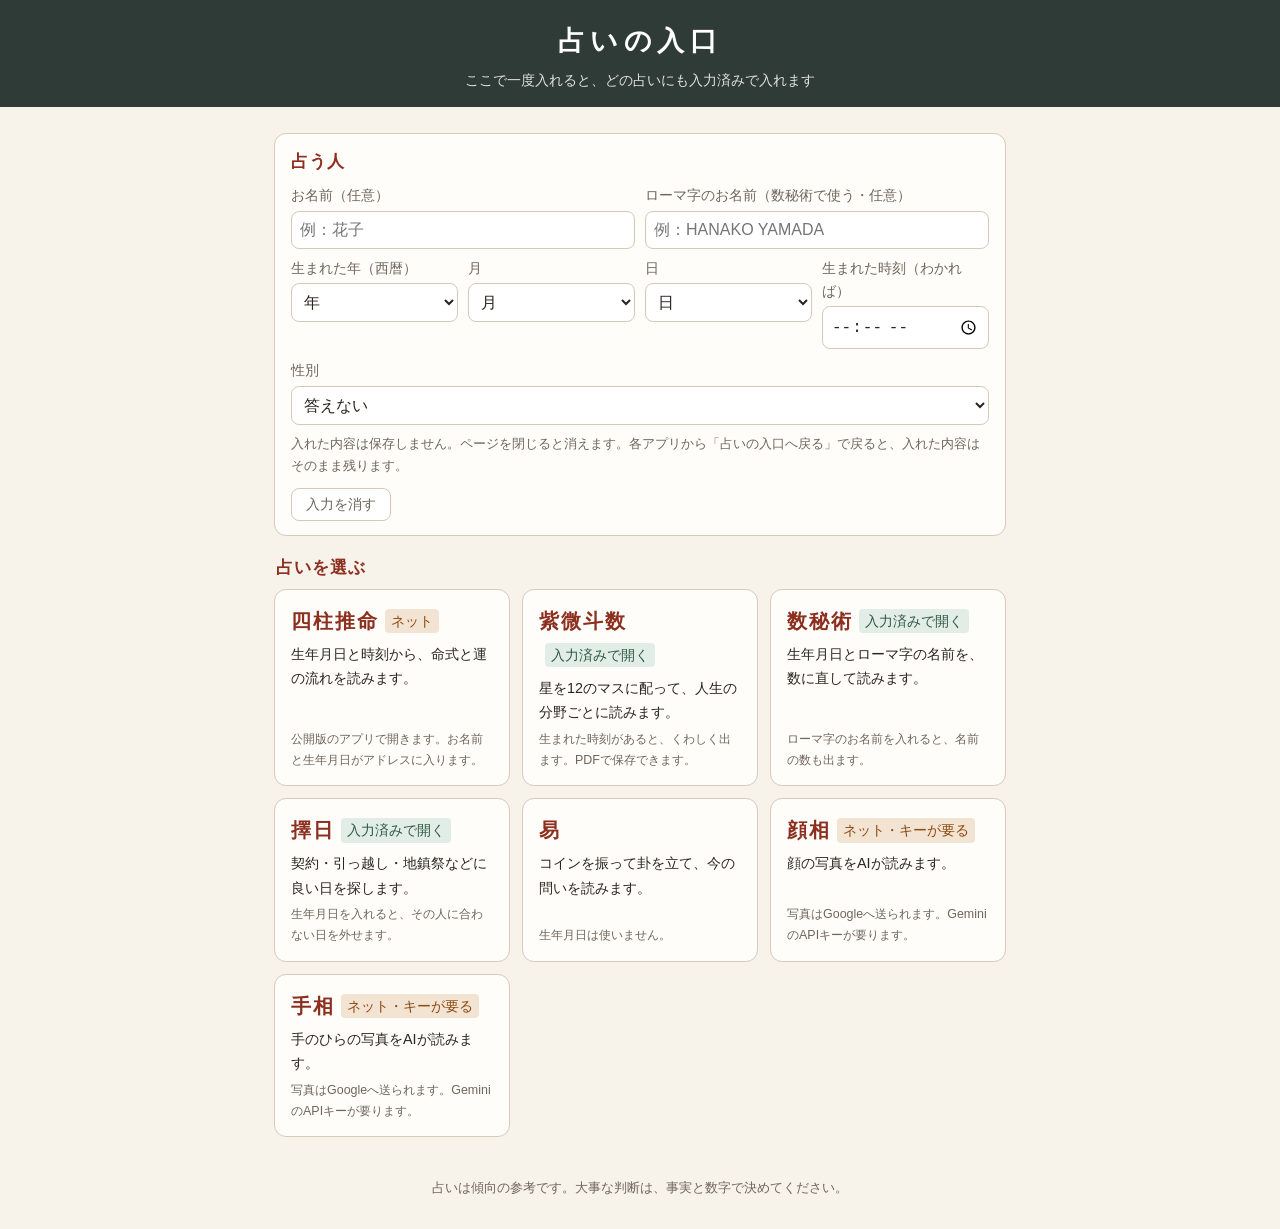
<file: index.html>
<!doctype html>
<html lang="ja">
<head>
<meta charset="utf-8">
<meta name="viewport" content="width=device-width, initial-scale=1">
<title>占いの入口</title>
<style>
  :root { --ink:#2b2420; --sub:#6f655c; --line:#d6c9b8; --bg:#f7f2ea; --card:#fffdf9; --accent:#8c2f1f; --green:#2f3b36; }
  * { box-sizing:border-box; }
  body { margin:0; background:var(--bg); color:var(--ink); font-family:"Yu Gothic UI","Hiragino Sans","Noto Sans JP",sans-serif; line-height:1.7; }
  header { background:var(--green); color:#fff; padding:18px 16px 14px; text-align:center; }
  h1 { margin:0; font-family:"Yu Mincho","Hiragino Mincho ProN",serif; font-size:1.7rem; letter-spacing:.2em; font-weight:600; }
  header p { margin:4px 0 0; font-size:.9rem; opacity:.85; }
  main { max-width:760px; margin:0 auto; padding:14px 14px 40px; }
  .card { background:var(--card); border:1px solid var(--line); border-radius:12px; padding:14px 16px; margin:12px 0; }
  h2 { margin:0 0 8px; font-size:1.05rem; color:var(--accent); letter-spacing:.06em; }
  .row { display:flex; flex-wrap:wrap; gap:10px; }
  label { display:block; font-size:.86rem; color:var(--sub); flex:1 1 140px; }
  label.wide { flex:2 1 240px; }
  input, select { display:block; width:100%; margin-top:3px; padding:9px 8px; font-size:1rem; border:1px solid var(--line); border-radius:8px; background:#fff; color:var(--ink); }
  .hint { color:var(--sub); font-size:.84rem; margin:8px 0 0; }
  .clear { margin-top:10px; padding:6px 14px; font-size:.9rem; border:1px solid var(--line); border-radius:8px; background:#fff; color:var(--sub); cursor:pointer; }
  .apps { display:grid; grid-template-columns:repeat(auto-fill,minmax(220px,1fr)); gap:12px; margin-top:4px; }
  a.app { display:flex; flex-direction:column; gap:4px; text-decoration:none; color:inherit; background:var(--card); border:1px solid var(--line); border-radius:12px; padding:14px 16px; min-height:128px; transition:box-shadow .15s, border-color .15s; }
  a.app:hover, a.app:focus-visible { border-color:var(--accent); box-shadow:0 2px 10px rgba(140,47,31,.15); outline:none; }
  a.app b { font-family:"Yu Mincho","Hiragino Mincho ProN",serif; font-size:1.25rem; color:var(--accent); letter-spacing:.1em; }
  a.app span { font-size:.9rem; }
  a.app small { margin-top:auto; font-size:.78rem; color:var(--sub); }
  .tag { display:inline-block; font-size:.72rem; border-radius:4px; padding:0 6px; margin-left:6px; vertical-align:2px; letter-spacing:0; font-family:"Yu Gothic UI",sans-serif; font-weight:400; }
  .tag.in { background:#e3ede7; color:#2f5a45; }
  .tag.net { background:#f3e3d3; color:#8a4b12; }
  footer { text-align:center; color:var(--sub); font-size:.8rem; padding:0 14px 30px; }
</style>
<link rel="apple-touch-icon" href="apple-touch-icon.png">
<link rel="icon" type="image/png" href="icon-512.png">
<meta name="apple-mobile-web-app-title" content="占いの入口">
</head>
<body>
<header>
  <h1>占いの入口</h1>
  <p>ここで一度入れると、どの占いにも入力済みで入れます</p>
</header>

<main>
  <section class="card">
    <h2>占う人</h2>
    <div class="row">
      <label class="wide">お名前（任意）
        <input id="name" type="text" maxlength="20" autocomplete="off" placeholder="例：花子">
      </label>
      <label class="wide">ローマ字のお名前（数秘術で使う・任意）
        <input id="roma" type="text" maxlength="60" autocomplete="off" autocapitalize="characters" spellcheck="false" placeholder="例：HANAKO YAMADA">
      </label>
    </div>
    <div class="row" style="margin-top:8px">
      <label>生まれた年（西暦）
        <select id="y"></select>
      </label>
      <label>月
        <select id="m"></select>
      </label>
      <label>日
        <select id="d"></select>
      </label>
      <label>生まれた時刻（わかれば）
        <input id="time" type="time">
      </label>
      <label>性別
        <select id="gender"><option value="">答えない</option><option value="男">男</option><option value="女">女</option></select>
      </label>
    </div>
    <p class="hint">入れた内容は保存しません。ページを閉じると消えます。各アプリから「占いの入口へ戻る」で戻ると、入れた内容はそのまま残ります。</p>
    <button type="button" class="clear" id="clear">入力を消す</button>
  </section>

  <h2 style="margin:18px 2px 6px">占いを選ぶ</h2>
  <div class="apps">
    <a class="app" data-app="shichu" href="#"><b>四柱推命<span class="tag net">ネット</span></b><span>生年月日と時刻から、命式と運の流れを読みます。</span><small>公開版のアプリで開きます。お名前と生年月日がアドレスに入ります。</small></a>
    <a class="app" data-app="ziwei" href="紫微斗数アプリ/index.html"><b>紫微斗数<span class="tag in">入力済みで開く</span></b><span>星を12のマスに配って、人生の分野ごとに読みます。</span><small>生まれた時刻があると、くわしく出ます。PDFで保存できます。</small></a>
    <a class="app" data-app="suuhi" href="数秘術アプリ/index.html"><b>数秘術<span class="tag in">入力済みで開く</span></b><span>生年月日とローマ字の名前を、数に直して読みます。</span><small>ローマ字のお名前を入れると、名前の数も出ます。</small></a>
    <a class="app" data-app="takujitsu" href="擇日アプリ/index.html"><b>擇日<span class="tag in">入力済みで開く</span></b><span>契約・引っ越し・地鎮祭などに良い日を探します。</span><small>生年月日を入れると、その人に合わない日を外せます。</small></a>
    <a class="app" data-app="eki" href="易アプリ/index.html"><b>易</b><span>コインを振って卦を立て、今の問いを読みます。</span><small>生年月日は使いません。</small></a>
    <a class="app" data-app="gansou" href="顔相アプリ/index.html"><b>顔相<span class="tag net">ネット・キーが要る</span></b><span>顔の写真をAIが読みます。</span><small>写真はGoogleへ送られます。GeminiのAPIキーが要ります。</small></a>
    <a class="app" data-app="tesou" href="手相アプリ/index.html"><b>手相<span class="tag net">ネット・キーが要る</span></b><span>手のひらの写真をAIが読みます。</span><small>写真はGoogleへ送られます。GeminiのAPIキーが要ります。</small></a>
  </div>
</main>

<footer>占いは傾向の参考です。大事な判断は、事実と数字で決めてください。</footer>

<script>
(function () {
  'use strict';
  var $ = function (id) { return document.getElementById(id); };
  var now = new Date();
  var BASE = {
    shichu: 'https://wandererharu-sudo.github.io/shichusuimei/',
    ziwei: '紫微斗数アプリ/index.html', suuhi: '数秘術アプリ/index.html', takujitsu: '擇日アプリ/index.html',
    eki: '易アプリ/index.html', gansou: '顔相アプリ/index.html', tesou: '手相アプリ/index.html'
  };

  function opt(sel, value, text) { var o = document.createElement('option'); o.value = value; o.textContent = text; sel.appendChild(o); }
  opt($('y'), '', '年');
  for (var i = now.getFullYear(); i >= 1901; i--) opt($('y'), i, i + '年');
  opt($('m'), '', '月');
  for (var j = 1; j <= 12; j++) opt($('m'), j, j + '月');
  function fillDays() {
    var keep = $('d').value, y = +$('y').value || 2000, m = +$('m').value || 1;
    var max = new Date(y, m, 0).getDate();
    $('d').innerHTML = '';
    opt($('d'), '', '日');
    for (var k = 1; k <= max; k++) opt($('d'), k, k + '日');
    if (keep && +keep <= max) $('d').value = keep;
  }
  fillDays();

  // 戻ってきた時は、アドレスに付いている内容を入力欄に戻す
  var q = new URLSearchParams(location.search);
  if (q.get('y')) $('y').value = q.get('y');
  if (q.get('m')) $('m').value = q.get('m');
  fillDays();
  if (q.get('d')) $('d').value = q.get('d');
  if (/^\d{1,2}:\d{2}$/.test(q.get('time') || '')) $('time').value = ('0' + q.get('time')).slice(-5);
  if (q.get('gender') === '男' || q.get('gender') === '女') $('gender').value = q.get('gender');
  if (q.get('name')) $('name').value = q.get('name').slice(0, 20);
  if (q.get('roma')) $('roma').value = q.get('roma').slice(0, 60);

  function update() {
    var y = $('y').value, m = $('m').value, d = $('d').value;
    var name = $('name').value.trim(), roma = $('roma').value.trim(), time = $('time').value, gender = $('gender').value;
    var has = y && m && d;
    // 手元のアプリ用
    var p = new URLSearchParams();
    if (has) { p.set('y', y); p.set('m', m); p.set('d', d); }
    if (time) p.set('time', time);
    if (gender) p.set('gender', gender);
    if (name) p.set('name', name);
    if (roma) p.set('roma', roma);
    var qs = p.toString();
    // 四柱推命（公開版）用
    var s = new URLSearchParams();
    if (name) s.set('name', name);
    if (has) { s.set('year', y); s.set('month', m); s.set('day', d); }
    if (gender) s.set('gender', gender === '女' ? 'female' : 'male');
    if (time) s.set('time', time);
    var ss = s.toString();
    document.querySelectorAll('a.app').forEach(function (a) {
      var k = a.dataset.app;
      a.href = BASE[k] + (k === 'shichu' ? (ss ? '?' + ss : '') : (qs ? '?' + qs : ''));
    });
    // 自分のアドレスにも残す（再読み込みや「戻る」で消えないように）
    try { history.replaceState(null, '', location.pathname + (qs ? '?' + qs : '')); } catch (e) {}
  }
  ['y', 'm'].forEach(function (id) { $(id).addEventListener('change', function () { fillDays(); update(); }); });
  ['d', 'time', 'gender'].forEach(function (id) { $(id).addEventListener('change', update); });
  ['name', 'roma'].forEach(function (id) { $(id).addEventListener('input', update); });
  $('clear').addEventListener('click', function () {
    ['name', 'roma', 'y', 'm', 'time', 'gender'].forEach(function (id) { $(id).value = ''; });
    fillDays(); $('d').value = ''; update();
  });
  update();
})();
</script>
</body>
</html>
</file>
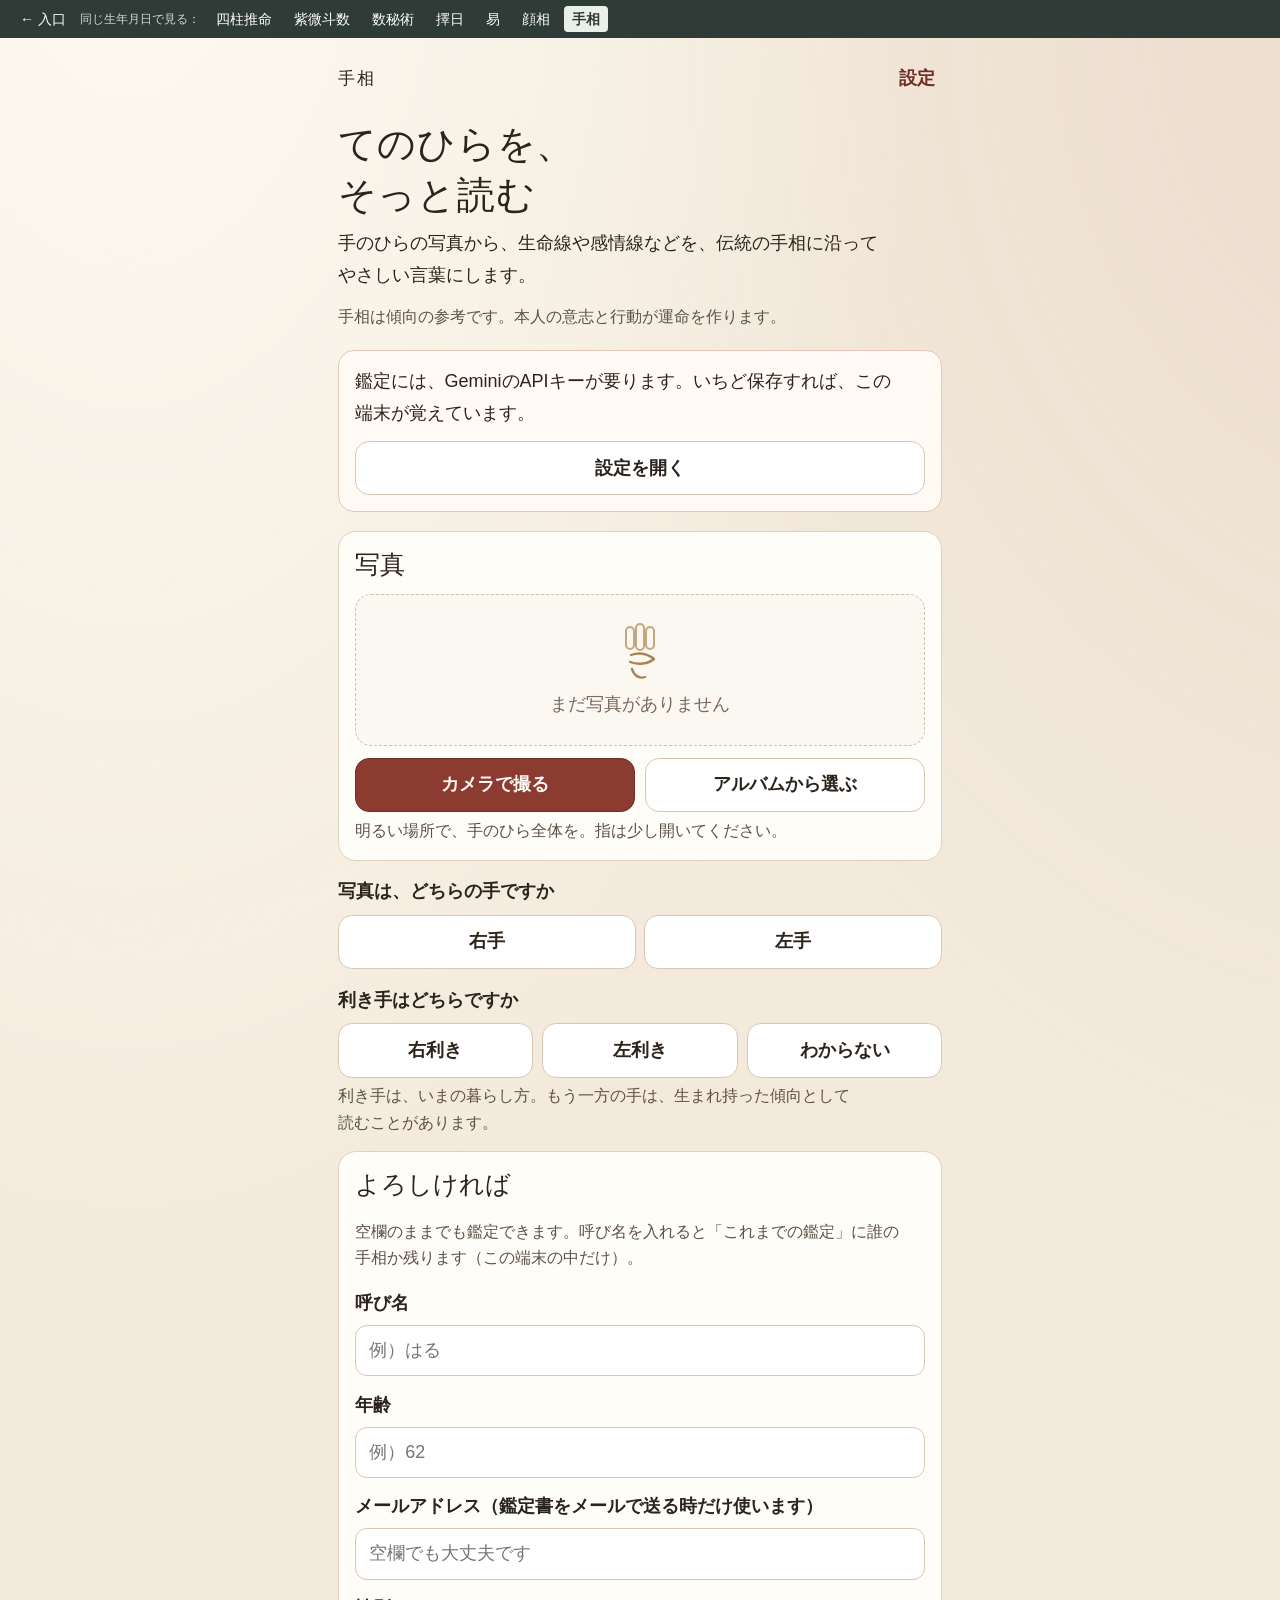
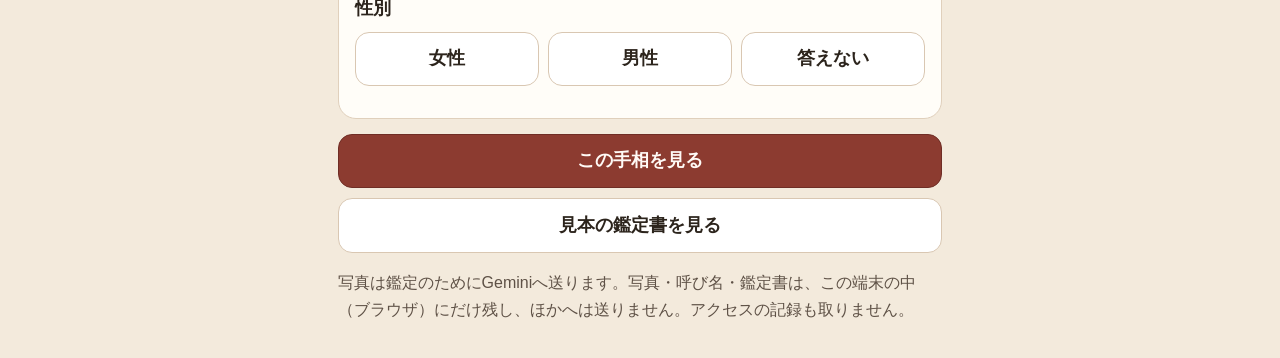
<file: 手相アプリ/index.html>
<!DOCTYPE html>
<html lang="ja" translate="no">
<head>
  <meta charset="utf-8">
  <meta name="viewport" content="width=device-width, initial-scale=1, viewport-fit=cover">
  <meta name="google" content="notranslate">
  <meta name="referrer" content="no-referrer">
  <meta name="description" content="手のひらの写真から、伝統の手相をやさしい言葉で読む鑑定書です。">
  <meta name="theme-color" content="#efe4d4">
  <meta http-equiv="Content-Security-Policy" content="default-src 'none'; img-src data: blob:; style-src 'unsafe-inline'; script-src 'unsafe-inline'; connect-src https://generativelanguage.googleapis.com; base-uri 'none'; form-action 'none'">
  <title>手相鑑定</title>
  <link rel="icon" href="data:image/svg+xml,%3Csvg xmlns='http://www.w3.org/2000/svg' viewBox='0 0 64 64'%3E%3Crect fill='%23f6efe4' width='64' height='64' rx='12'/%3E%3Cpath d='M24 46c2 8 8 12 14 10M22 40c10 4 22 2 28-4M24 34c10-4 20-2 26 4' fill='none' stroke='%238f3d32' stroke-width='3' stroke-linecap='round'/%3E%3C/svg%3E">
  <!--
    手相鑑定。このファイルだけで動きます。
    APIキーは書き込まないでください。使う人の端末の中だけに保存します。
    モデル名の初期値は、下のスクリプトの DEFAULT_MODEL です。
  -->
  <style>
    :root {
      color-scheme: light;
      --paper: #f3eadc;
      --paper-deep: #e7d9c6;
      --card: #fffdf8;
      --ink: #2c241c;
      --ink-soft: #5e5146;
      --muted: #7a6a5c;
      --line: #e0d0bc;
      --shu: #8c3b30;
      --shu-deep: #6f2d25;
      --gold: #a68456;
      --moss: #2f5c45;
      --serif: "Iowan Old Style", "Hiragino Mincho ProN", "Yu Mincho", YuMincho, "Noto Serif JP", serif;
      --sans: "Hiragino Sans", "Hiragino Kaku Gothic ProN", "Yu Gothic Medium", "Yu Gothic", YuGothic, "Noto Sans JP", "Noto Sans CJK JP", sans-serif;
    }

    * { box-sizing: border-box; }

    html { background: var(--paper); }

    body {
      margin: 0;
      min-height: 100%;
      background:
        radial-gradient(ellipse at 10% -10%, rgba(255, 252, 245, 0.9), transparent 50%),
        radial-gradient(ellipse at 110% 0%, rgba(196, 146, 122, 0.16), transparent 42%),
        var(--paper);
      color: var(--ink);
      font-family: var(--sans);
      font-size: 1.125rem;
      line-height: 1.75;
      -webkit-text-size-adjust: 100%;
    }

    button, input, select, textarea { font: inherit; color: inherit; }

    button { cursor: pointer; }

    .wrap {
      width: min(40rem, 100%);
      margin: 0 auto;
      padding: calc(1rem + env(safe-area-inset-top)) 1.1rem calc(2.2rem + env(safe-area-inset-bottom));
    }

    .topbar {
      display: flex;
      align-items: center;
      justify-content: space-between;
      gap: 1rem;
      margin-bottom: 1.1rem;
    }

    .brand {
      margin: 0;
      font-family: var(--serif);
      font-size: 1.05rem;
      letter-spacing: 0.14em;
      font-weight: 500;
    }

    h1 {
      margin: 0 0 0.45rem;
      font-family: var(--serif);
      font-weight: 500;
      font-size: 2rem;
      line-height: 1.35;
      letter-spacing: 0.02em;
    }

    h2 {
      margin: 0 0 0.7rem;
      font-family: var(--serif);
      font-size: 1.55rem;
      font-weight: 500;
      line-height: 1.4;
    }

    .lead { margin: 0 0 0.7rem; }

    .philosophy {
      margin: 0 0 1.25rem;
      color: var(--ink-soft);
      font-size: 1rem;
      line-height: 1.7;
    }

    .banner {
      background: #fffaf3;
      border: 1px solid #e4c7b4;
      border-radius: 16px;
      padding: 0.95rem 1rem 1rem;
      margin-bottom: 1.15rem;
    }

    .banner p { margin: 0 0 0.75rem; }

    .card {
      background: var(--card);
      border: 1px solid var(--line);
      border-radius: 18px;
      padding: 1rem;
      margin: 0 0 0.95rem;
    }

    fieldset {
      border: 0;
      margin: 0 0 0.95rem;
      padding: 0;
    }

    legend {
      padding: 0;
      margin-bottom: 0.45rem;
      font-weight: 650;
    }

    .hint, .quiet {
      color: var(--ink-soft);
      font-size: 1rem;
      line-height: 1.65;
    }

    .hint { margin: 0.35rem 0 0; }

    label.field {
      display: block;
      margin: 0 0 0.85rem;
      font-weight: 650;
    }

    input[type="text"],
    input[type="password"],
    input[type="email"],
    input[type="url"] {
      display: block;
      width: 100%;
      margin-top: 0.35rem;
      padding: 0.75rem 0.85rem;
      border: 1.5px solid #d9c7b2;
      border-radius: 12px;
      background: #fff;
      font-weight: 450;
      line-height: 1.4;
    }

    input:focus-visible,
    button:focus-visible {
      outline: 3px solid #e2b2a4;
      outline-offset: 2px;
    }

    .choices {
      display: flex;
      flex-wrap: wrap;
      gap: 0.55rem;
    }

    .choice {
      position: relative;
      flex: 1 1 7.5rem;
      min-height: 3.4rem;
      display: flex;
      align-items: center;
      justify-content: center;
      padding: 0.65rem 0.7rem;
      border: 1.5px solid #d9c7b2;
      border-radius: 14px;
      background: #fff;
      text-align: center;
      font-weight: 650;
    }

    .choice input {
      position: absolute;
      opacity: 0;
      width: 1px;
      height: 1px;
    }

    .choice.is-selected {
      border-color: var(--shu);
      background: #fbf3ee;
      box-shadow: inset 0 0 0 1px var(--shu);
    }

    .btn {
      display: inline-flex;
      align-items: center;
      justify-content: center;
      min-height: 3.4rem;
      padding: 0.7rem 1.1rem;
      border-radius: 14px;
      border: 1.5px solid transparent;
      text-decoration: none;
      font-weight: 700;
      line-height: 1.3;
      text-align: center;
    }

    .btn-primary {
      width: 100%;
      background: var(--shu);
      color: #fffaf6;
      border-color: var(--shu-deep);
    }

    .btn-primary:active { background: var(--shu-deep); }

    .btn-secondary {
      width: 100%;
      background: #fff;
      color: var(--ink);
      border-color: #d9c7b2;
    }

    .btn-ghost {
      background: transparent;
      color: var(--shu-deep);
      border-color: transparent;
      min-height: 2.8rem;
      padding-inline: 0.4rem;
      font-weight: 650;
    }

    .btn-row { display: grid; gap: 0.6rem; }

    .btn-row.pair { grid-template-columns: 1fr 1fr; }

    .btn-row.pair .btn {
      padding-inline: 0.45rem;
      font-size: 1.02rem;
    }

    .btn:disabled { opacity: 0.55; cursor: default; }
    .history-row { display: flex; gap: 0.5rem; align-items: center; margin-top: 0.6rem; }
    .history-open { flex: 1; display: flex; align-items: center; gap: 0.6rem; text-align: left; justify-content: flex-start; }
    .history-thumb { width: 44px; height: 44px; object-fit: cover; border-radius: 6px; flex: none; }
    .history-del { width: auto; flex: none; }

    .stack { display: grid; gap: 0.65rem; }

    .photo-well {
      min-height: 9.5rem;
      border: 1.5px dashed #d3c0aa;
      border-radius: 16px;
      background: #fbf7f1;
      display: grid;
      place-items: center;
      overflow: hidden;
      margin-bottom: 0.75rem;
    }

    .photo-well img {
      width: 100%;
      max-height: 22rem;
      object-fit: contain;
      background: #f6efe6;
    }

    .empty-photo {
      padding: 1.2rem;
      text-align: center;
      color: var(--muted);
    }

    .empty-photo svg { display: block; margin: 0 auto 0.35rem; }

    .message {
      margin: 0.75rem 0 0;
      padding: 0.8rem 0.9rem;
      border-radius: 12px;
      background: #fbf1ec;
      border: 1px solid #e7cfc4;
    }

    .label {
      margin: 0.8rem 0 0.1rem;
      font-size: 0.98rem;
      letter-spacing: 0.08em;
      color: var(--shu-deep);
      font-weight: 700;
    }

    .message.ok {
      background: #f3f7f3;
      border-color: #c9dbc9;
      color: var(--moss);
    }

    .visually-hidden {
      position: absolute !important;
      width: 1px !important;
      height: 1px !important;
      padding: 0 !important;
      margin: -1px !important;
      overflow: hidden !important;
      clip: rect(0, 0, 0, 0) !important;
      white-space: nowrap !important;
      border: 0 !important;
    }

    .key-row { display: grid; grid-template-columns: 1fr auto; gap: 0.5rem; align-items: end; }

    .linkish {
      color: var(--shu-deep);
      font-weight: 650;
    }

    .loading-box {
      min-height: 60vh;
      display: grid;
      align-content: center;
      justify-items: center;
      text-align: center;
      gap: 0.4rem;
      padding: 2rem 0.5rem;
    }

    .seal {
      width: 4.2rem;
      height: 4.2rem;
      margin: 0 auto 0.55rem;
      border: 2px solid var(--shu);
      color: var(--shu);
      border-radius: 50%;
      display: grid;
      place-items: center;
      font-family: var(--serif);
      font-size: 1.7rem;
      line-height: 1;
      transform: rotate(-8deg);
    }

    .seal.is-waiting { animation: breathe 2.6s ease-in-out infinite; }

    @keyframes breathe {
      0%, 100% { opacity: 1; }
      50% { opacity: 0.55; }
    }

    .sheet-frame { padding: 7px; }

    .sheet {
      background: var(--card);
      border-radius: 8px;
      box-shadow:
        0 0 0 1px #c4a882,
        0 0 0 6px #fffdf8,
        0 0 0 7px #c4a882,
        0 16px 40px rgba(70, 46, 28, 0.08);
      padding: 1.45rem 1.15rem 1.6rem;
    }

    .sheet-head { text-align: center; margin-bottom: 1.1rem; }

    .sheet-kicker {
      margin: 0.15rem 0 0.2rem;
      letter-spacing: 0.18em;
      font-family: var(--serif);
      font-size: 0.95rem;
    }

    .sheet h1 {
      font-size: 2.05rem;
      margin-bottom: 0.25rem;
    }

    .sheet-date { margin: 0; color: var(--ink-soft); font-size: 1rem; }

    .who {
      margin: 0.85rem 0 0;
      font-size: 1.08rem;
    }

    /* 写真は読み進めても画面の上に留まる。線の説明を押すと、写真にその線を重ねる（2026-11-27 みこ追加） */
    .palm-figure {
      margin: 0;
      text-align: center;
    }

    .palm-stage {
      position: relative;
      display: inline-block;
      max-width: 100%;
      line-height: 0;
      vertical-align: top;
    }

    .palm-photo {
      display: block;
      width: auto;
      height: auto;
      max-width: 100%;
      max-height: 28rem;
      background: #f6efe6;
      border-radius: 12px;
      border: 1px solid var(--line);
    }

    .palm-overlay {
      position: absolute;
      left: 0;
      top: 0;
      width: 100%;
      height: 100%;
      pointer-events: none;
    }

    .palm-overlay polyline {
      fill: none;
      stroke-linecap: round;
      stroke-linejoin: round;
      vector-effect: non-scaling-stroke;
    }

    .palm-overlay .halo { stroke: #ffffff; stroke-width: 9; opacity: 0.9; }
    .palm-overlay .mark { stroke: #e0261c; stroke-width: 4.5; }

    .palm-tag {
      position: absolute;
      transform: translate(-50%, -135%);
      padding: 0.15rem 0.55rem;
      border-radius: 999px;
      background: #e0261c;
      color: #fff;
      font-size: 0.95rem;
      font-weight: 700;
      line-height: 1.5;
      white-space: nowrap;
      pointer-events: none;
      box-shadow: 0 1px 4px rgba(0, 0, 0, 0.35);
    }

    .palm-figure figcaption.is-on {
      color: var(--ink);
      font-weight: 650;
    }

    .line-card.can-pick { cursor: pointer; }

    .line-card.is-picked {
      background: #fdf3ee;
      border-top-color: #e0261c;
    }

    .line-card.is-picked h3 { color: #c21f16; }

    .pick-btn {
      margin: 0.55rem 0 0;
      padding: 0.45rem 0.9rem;
      border: 1px solid #d9b9a8;
      border-radius: 999px;
      background: #fff;
      color: var(--shu-deep);
      font: inherit;
      font-size: 0.98rem;
      font-weight: 650;
      cursor: pointer;
    }

    .line-card.is-picked .pick-btn {
      background: #e0261c;
      border-color: #e0261c;
      color: #fff;
    }

    @media screen {
      .palm-figure {
        position: sticky;
        top: 0;
        z-index: 5;
        padding: 0.45rem 0 0.3rem;
        background: var(--card);
        border-bottom: 1px solid var(--line);
      }
      .palm-photo { max-height: 38vh; }
      .palm-figure figcaption { margin-top: 0.25rem; font-size: 0.92rem; }
    }

    @media print {
      .pick-btn { display: none !important; }
    }

    figcaption {
      margin-top: 0.35rem;
      text-align: center;
      color: var(--muted);
      font-size: 0.98rem;
    }

    .sample-flag {
      margin: 0.9rem 0 0;
      padding: 0.7rem 0.85rem;
      background: #fbf6ea;
      border: 1px solid #e4d3ae;
      border-radius: 12px;
      text-align: left;
    }

    .block { margin: 1.25rem 0 0; }

    .block h2 {
      padding-bottom: 0.25rem;
      border-bottom: 1px solid var(--line);
    }

    .block h3 {
      margin: 0.85rem 0 0.15rem;
      font-size: 1.05rem;
      color: var(--shu-deep);
      font-weight: 700;
    }

    .line-card {
      margin-top: 0.85rem;
      padding-top: 0.85rem;
      border-top: 1px solid var(--line);
    }

    .line-card h3 {
      margin: 0;
      font-family: var(--serif);
      font-size: 1.4rem;
      font-weight: 500;
      color: var(--ink);
    }

    .line-card .about {
      margin: 0.1rem 0 0.45rem;
      color: var(--muted);
      font-size: 0.98rem;
    }

    .absent {
      margin: 0.4rem 0 0;
    }

    .endnote {
      margin-top: 1.4rem;
      padding: 0.9rem 0.95rem;
      border: 1px solid #e4d3ae;
      background: #fbf8f1;
      border-radius: 12px;
      text-align: center;
      font-family: var(--serif);
      line-height: 1.8;
    }

    .actions { margin-top: 1.1rem; }

    details.more {
      margin-top: 0.8rem;
      color: var(--ink-soft);
      font-size: 0.98rem;
    }

    details.more summary { cursor: pointer; font-weight: 650; color: var(--ink); }

    .tips { margin: 0.4rem 0 0; padding-left: 1.2rem; }

    .tips li { margin: 0.2rem 0; }

    p, li, .lead, .philosophy, .who, .quiet, .hint, figcaption {
      line-break: strict;
      word-break: auto-phrase;
      text-wrap: pretty;
    }

    @media (min-width: 720px) {
      h1 { font-size: 2.35rem; }
      .btn-row.pair .btn { font-size: 1.125rem; }
      .sheet { padding: 2rem 1.8rem 2.1rem; }
    }

    @media (prefers-reduced-motion: reduce) {
      .seal.is-waiting { animation: none; }
    }

    @media print {
      html, body { background: #fff !important; }
      .no-print { display: none !important; }
      .wrap { max-width: none; padding: 0; }
      .sheet-frame { padding: 0; }
      .sheet {
        box-shadow: none;
        border: 1px solid #bfae96;
        border-radius: 0;
      }
      .line-card, .block { break-inside: avoid; }
      a { color: inherit; text-decoration: none; }
      @page { margin: 12mm; }
    }
  </style>
</head>
<body>
  <div class="wrap">
    <header class="topbar no-print">
      <p class="brand">手相</p>
      <button type="button" class="btn btn-ghost" id="openSettings">設定</button>
    </header>

    <main id="screen-home">
      <h1>てのひらを、<br>そっと読む</h1>
      <p class="lead">手のひらの写真から、生命線や感情線などを、伝統の手相に沿ってやさしい言葉にします。</p>
      <p class="philosophy">手相は傾向の参考です。本人の意志と行動が運命を作ります。</p>

      <div class="banner" id="keyBanner">
        <p>鑑定には、GeminiのAPIキーが要ります。いちど保存すれば、この端末が覚えています。</p>
        <button type="button" class="btn btn-secondary" id="openSettingsBanner">設定を開く</button>
      </div>

      <form id="readForm" novalidate>
        <section class="card">
          <h2>写真</h2>
          <div class="photo-well">
            <div class="empty-photo" id="photoEmpty">
              <svg width="64" height="64" viewBox="0 0 64 64" aria-hidden="true">
                <path d="M24 50c2 7 8 10 13 8M22 43c8 3 18 2 24-3M23 36c8-3 16-1 22 3" fill="none" stroke="#a68456" stroke-width="2.4" stroke-linecap="round"/>
                <rect x="18" y="8" width="8" height="22" rx="4" fill="none" stroke="#c4a882" stroke-width="2"/>
                <rect x="28" y="5" width="8" height="26" rx="4" fill="none" stroke="#c4a882" stroke-width="2"/>
                <rect x="38" y="8" width="8" height="22" rx="4" fill="none" stroke="#c4a882" stroke-width="2"/>
              </svg>
              まだ写真がありません
            </div>
            <img id="photoPreview" alt="選んだ手のひらの写真" hidden>
          </div>
          <div class="btn-row pair">
            <label class="btn btn-primary" for="cameraInput">カメラで撮る</label>
            <label class="btn btn-secondary" for="fileInput">アルバムから選ぶ</label>
          </div>
          <p class="hint" id="photoMeta">明るい場所で、手のひら全体を。指は少し開いてください。</p>
          <div class="message" id="photoError" hidden></div>
        </section>

        <fieldset>
          <legend>写真は、どちらの手ですか</legend>
          <div class="choices" id="handChoices">
            <label class="choice"><input type="radio" name="hand" value="右手" required><span>右手</span></label>
            <label class="choice"><input type="radio" name="hand" value="左手"><span>左手</span></label>
          </div>
        </fieldset>

        <fieldset>
          <legend>利き手はどちらですか</legend>
          <div class="choices" id="dominantChoices">
            <label class="choice"><input type="radio" name="dominant" value="右利き" required><span>右利き</span></label>
            <label class="choice"><input type="radio" name="dominant" value="左利き"><span>左利き</span></label>
            <label class="choice"><input type="radio" name="dominant" value="わからない"><span>わからない</span></label>
          </div>
          <p class="hint">利き手は、いまの暮らし方。もう一方の手は、生まれ持った傾向として読むことがあります。</p>
        </fieldset>

        <section class="card">
          <h2>よろしければ</h2>
          <p class="quiet">空欄のままでも鑑定できます。呼び名を入れると「これまでの鑑定」に誰の手相か残ります（この端末の中だけ）。</p>
          <label class="field">呼び名
            <input type="text" id="nameInput" name="name" maxlength="40" autocomplete="nickname" placeholder="例）はる">
          </label>
          <label class="field">年齢
            <input type="text" id="ageInput" name="age" inputmode="numeric" maxlength="3" autocomplete="off" placeholder="例）62">
          </label>
          <label class="field">メールアドレス（鑑定書をメールで送る時だけ使います）
            <input type="email" id="emailInput" name="email" maxlength="120" autocomplete="off" autocapitalize="off" spellcheck="false" placeholder="空欄でも大丈夫です">
          </label>
          <fieldset>
            <legend>性別</legend>
            <div class="choices">
              <label class="choice"><input type="radio" name="gender" value="女性"><span>女性</span></label>
              <label class="choice"><input type="radio" name="gender" value="男性"><span>男性</span></label>
              <label class="choice"><input type="radio" name="gender" value="答えない"><span>答えない</span></label>
            </div>
          </fieldset>
        </section>

        <p class="quiet" id="keyReady" hidden>この端末に、APIキーが保存されています。</p>
        <div class="message" id="formError" hidden></div>
        <div class="stack" style="margin-top: 0.9rem">
          <button type="submit" class="btn btn-primary" id="submitBtn">この手相を見る</button>
          <button type="button" class="btn btn-secondary" id="sampleBtn">見本の鑑定書を見る</button>
        </div>
      </form>

      <section class="card" id="historyCard" style="margin-top: 1.2rem" hidden>
        <h2>これまでの鑑定</h2>
        <p class="quiet">この端末の中だけに残しています。押すと鑑定書を開きます。</p>
        <div id="historyList"></div>
      </section>

      <p class="hint" style="margin-top: 1.1rem">写真は鑑定のためにGeminiへ送ります。写真・呼び名・鑑定書は、この端末の中（ブラウザ）にだけ残し、ほかへは送りません。アクセスの記録も取りません。</p>
    </main>

    <main id="screen-settings" hidden>
      <h1>設定</h1>
      <p class="lead">APIキーは、この端末の中だけに保存されます。アプリのプログラムには、最初からキーは入っていません。</p>

      <form id="settingsForm">
        <label class="field" for="apiKeyInput">GeminiのAPIキー
          <span class="key-row">
            <input type="password" id="apiKeyInput" autocomplete="off" spellcheck="false" placeholder="ここに貼り付け">
            <button type="button" class="btn btn-secondary" id="toggleKey" style="width: auto">表示</button>
          </span>
        </label>
        <p class="hint"><a class="linkish" href="https://aistudio.google.com/apikey" target="_blank" rel="noopener noreferrer">APIキーの作り方（Google AI Studio）</a></p>

        <label class="field" for="modelInput">モデル名
          <input type="text" id="modelInput" autocomplete="off" spellcheck="false">
        </label>
        <p class="hint">通常は、このままで大丈夫です。うまくいかないときだけ変えてください。空にして保存すると、最初の名前に戻ります。</p>
        <label class="field" for="modelSelect">一覧から選ぶ
          <select id="modelSelect" style="width: 100%; font-size: 16px; padding: 0.5rem;">
            <option value="">（選ぶと上の欄に入ります）</option>
            <option value="gemini-2.5-flash">gemini-2.5-flash（ふつう・速い）</option>
            <option value="gemini-2.5-flash-lite">gemini-2.5-flash-lite（軽い・混みにくい）</option>
            <option value="gemini-2.5-pro">gemini-2.5-pro（くわしい・遅い）</option>
            <option value="gemini-flash-latest">gemini-flash-latest（最新のflash）</option>
          </select>
        </label>
        <p><button type="button" class="btn btn-secondary" id="listModels">このキーで使えるモデルを調べる</button></p>
        <p class="hint">キーを入れてから押すと、Google に聞いて、いま使えるモデルを一覧に並べます。混み合って動かない時は、別のモデルを選んで「保存する」を押してください。</p>
        <p><button type="button" class="btn btn-ghost" id="resetModel">最初のモデル名に戻す</button></p>

        <div class="stack">
          <button type="submit" class="btn btn-primary" id="saveSettings">保存する</button>
          <button type="button" class="btn btn-secondary" id="clearKey">キーをこの端末から消す</button>
          <button type="button" class="btn btn-ghost" id="backFromSettings">もどる</button>
        </div>
      </form>
      <div class="message" id="settingsStatus" hidden></div>

      <section class="card" style="margin-top: 1.2rem">
        <h2>だいじなこと</h2>
        <p>キーは、このスマートフォン（またはパソコン）の中だけに残ります。どこかのサーバーへ預けたりはしません。鑑定のときだけ、写真と一緒にGoogleのGeminiへ直接送られます。</p>
        <p>写真は、このアプリには保存しません。共有の端末では、使い終わったらキーを消してください。キーは人に教えないでください。</p>
      </section>
    </main>

    <main id="screen-loading" hidden>
      <div class="loading-box">
        <div class="seal is-waiting" aria-hidden="true">相</div>
        <h1 id="loadingMessage">手のひらを拝見しています</h1>
        <p class="quiet">数十秒かかることがあります。この画面のまま、少々お待ちください。</p>
        <button type="button" class="btn btn-ghost" id="cancelLoading">やめる</button>
      </div>
    </main>

    <main id="screen-result" hidden>
      <div class="sheet-frame">
        <article class="sheet" id="resultSheet"></article>
      </div>
      <div class="stack actions no-print">
        <button type="button" class="btn btn-primary" id="shareBtn">鑑定書を画像で保存・共有</button>
        <p class="hint">鑑定書を1枚の画像にします。開いた一覧で「画像を保存」「メール」「LINE」などを選べます。</p>
        <div class="message" id="shareStatus" hidden></div>
        <label class="field">送り先のメールアドレス
          <input type="email" id="mailTo" maxlength="120" autocomplete="off" autocapitalize="off" spellcheck="false" placeholder="例）name@example.com">
        </label>
        <button type="button" class="btn btn-secondary" id="mailBtn">鑑定書をメールで送る（文章）</button>
        <p class="hint">メールのアプリが開き、宛先と鑑定の文章が入ります。送信はご自身で押してください。写真は付きません。写真も送りたい時は、上の「画像で保存・共有」からメールを選んでください。</p>
        <div class="message" id="mailStatus" hidden></div>
        <button type="button" class="btn btn-secondary" id="printBtn">印刷する（パソコン向け）</button>
        <button type="button" class="btn btn-secondary" id="restartBtn">はじめから</button>
      </div>
    </main>
  </div>

  <input id="cameraInput" class="visually-hidden" type="file" accept="image/*" capture>
  <input id="fileInput" class="visually-hidden" type="file" accept="image/*">

  <script>
    "use strict";

    // モデル名は、ここと設定画面のどちらからでも変えられます。
    // gemini-2.5-flash は 2026-12-01 以降、別のモデルへ自動的に振り分けられます。
    var DEFAULT_MODEL = "gemini-3.8-flash";
    var STORAGE_KEY = "tesou.apiKey";
    var STORAGE_MODEL = "tesou.model";
    var DISCLAIMER = "手相は傾向の参考です。本人の意志と行動が運命を作ります。";
    var API_ORIGIN = "https://generativelanguage.googleapis.com/v1beta/models/";

    var LINE_FIELDS = [
      ["lifeLine", "生命線", "生きる力と、日々の体力の流れ"],
      ["headLine", "知能線（頭脳線）", "考え方と、物事の進め方"],
      ["heartLine", "感情線", "気持ちの置き方と、人への向かい方"],
      ["fateLine", "運命線", "仕事や、社会との関わり方"],
      ["sunLine", "太陽線", "喜びや、人から認められたときの充実"],
      ["marriageLine", "結婚線", "親しい人との縁の傾向"],
      ["moneyLine", "財運線", "お金との付き合い方"]
    ];

    var lineSchema = {
      type: "object",
      properties: {
        visible: { type: "boolean", description: "この写真で、その線としてはっきり見えるか" },
        seen: { type: "string", description: "長さ・深さ・形・分岐・位置。見えないときはその旨だけ" },
        meaning: { type: "string", description: "伝統的な意味。見えない、または手のひらでないときは空文字" },
        reading: { type: "string", description: "やさしい読み。見えない、または手のひらでないときは空文字" },
        path: {
          type: "array",
          description: "写真の上で、その線が通っている位置。線の始まりから終わりまで、線に沿って順に4〜8点。x は写真の左端が0・右端が1000、y は写真の上端が0・下端が1000。見えない、または手のひらでないときは空配列",
          items: {
            type: "object",
            properties: {
              x: { type: "integer" },
              y: { type: "integer" }
            },
            required: ["x", "y"]
          }
        }
      },
      required: ["visible", "seen", "meaning", "reading", "path"]
    };

    var RESPONSE_SCHEMA = {
      type: "object",
      properties: {
        isPalm: { type: "boolean", description: "手のひらとして鑑定できる写真か。不鮮明なら false" },
        retakeMessage: { type: "string", description: "撮り直してほしいときの案内。鑑定できるときは空文字" },
        handShape: {
          type: "object",
          properties: {
            seen: { type: "string" },
            meaning: { type: "string" },
            reading: { type: "string" }
          },
          required: ["seen", "meaning", "reading"]
        },
        lifeLine: lineSchema,
        headLine: lineSchema,
        heartLine: lineSchema,
        fateLine: lineSchema,
        sunLine: lineSchema,
        marriageLine: lineSchema,
        moneyLine: lineSchema,
        marks: {
          type: "array",
          description: "見えた印だけ。無ければ空配列",
          items: {
            type: "object",
            properties: {
              name: { type: "string" },
              seen: { type: "string" },
              reading: { type: "string" }
            },
            required: ["name", "seen", "reading"]
          }
        },
        summary: { type: "string" },
        personality: { type: "string" },
        workMoney: { type: "string" },
        relationships: { type: "string" },
        healthTendency: { type: "string" },
        advice: { type: "string" },
        disclaimer: { type: "string" }
      },
      required: [
        "isPalm", "retakeMessage", "handShape",
        "lifeLine", "headLine", "heartLine", "fateLine", "sunLine", "marriageLine", "moneyLine",
        "marks", "summary", "personality", "workMoney", "relationships", "healthTendency", "advice", "disclaimer"
      ]
    };

    var state = {
      photo: null,
      abort: null,
      loadingTimer: null,
      clearArmed: false
    };

    function $(id) { return document.getElementById(id); }

    function clean(value, max) {
      return String(value || "").replace(/[\u0000-\u001f]/g, " ").replace(/\s+/g, " ").trim().slice(0, max);
    }

    function normalizeDigits(value) {
      return String(value || "").replace(/[０-９]/g, function (ch) {
        return String.fromCharCode(ch.charCodeAt(0) - 0xFEE0);
      });
    }

    function readStoredKey() {
      try { return localStorage.getItem(STORAGE_KEY) || ""; }
      catch (e) { return ""; }
    }

    function readStoredModel() {
      try { return localStorage.getItem(STORAGE_MODEL) || ""; }
      catch (e) { return ""; }
    }

    function currentModel() {
      return readStoredModel() || DEFAULT_MODEL;
    }

    function thinkingConfigFor(model) {
      if (/^gemini-2\.5/.test(model)) return { thinkingBudget: 0 };
      if (/^gemini-[34]/.test(model)) return { thinkingLevel: "low" };
      return null;
    }

    function buildPrompt(profile) {
      var lines = [
        "あなたは、日本の伝統的な手相をやさしく読み解く鑑定士です。添付の写真だけを根拠に、指定のJSONだけを返してください。",
        "",
        "【相談者】",
        "呼び名: " + (profile.name || "未記入"),
        "年齢: " + (profile.age || "未記入"),
        "性別: " + (profile.gender || "未記入"),
        "写真の手: " + profile.hand,
        "利き手: " + profile.dominant,
        "",
        "利き手はいまの暮らし方や後天的な傾向、利き手でない手は生まれ持った傾向、として伝統的に読むことがあります。断定せず、分かる範囲でやさしく触れてください。",
        "",
        "【守ること】",
        "- 写真が手のひらでない、暗すぎる、ピンぼけ、手のひら全体が写っていない、指が重なって主要な線が見えない場合は isPalm を false にする。retakeMessage に、撮り直しのお願いとコツ（明るい場所、手のひら全体、指を少し開く、影を作らない）を書く。その場合、線の形や運勢を創作しない。各 reading と meaning は空文字にする。",
        "- 見えない線は visible を false にし、seen に「この写真でははっきり見えません」と書く。形・分岐・長さを想像で埋めない。意味も読みも空文字にする。見えないことを凶兆にしない。",
        "- 病気の診断、病名、寿命、死、事故、不幸の時期は書かない。healthTendency は伝統的な傾向だけを短く書く。注意書きは画面側で添えるので、ここでは病名や受診の指示を繰り返さなくてよい。",
        "- 結婚や離別の時期、相手の人数、金額、失職などを断定しない。結婚線は縁の傾向であり、時期を当てる線として扱わない。",
        "- 脅すような言葉や、過度な賞賛は避ける。丁寧語で、60代の方にも読みやすい長さにする。",
        "- 対象の線は、生命線、知能線（頭脳線）、感情線、運命線、太陽線、結婚線、財運線。ほくろ、島、十字、スター、切れ目など、はっきり見える印だけを marks に入れる。無ければ空配列。",
        "- 見える線には path を付ける。写真の上でその線が実際に通っている所を、始まりから終わりまで線に沿って順に4〜8点で示す。x は写真の左端が0・右端が1000、y は写真の上端が0・下端が1000（写真全体に対する位置で、手のひらに対する位置ではない）。曲がっている線は、曲がりが分かるように点を置く。一般的な手相の図の位置ではなく、この写真で見えている線そのものをなぞる。見えない線の path は空配列にする。",
        "- 手の形は、写真で分かる範囲（方形・長方形・円形、指の印象など）だけを handShape に書く。",
        "- 呼び名があるときは、summary か advice で自然に一度だけ使う。",
        "- disclaimer は次の一文そのものにする: " + DISCLAIMER
      ];
      return lines.join("\n");
    }

    // Gemini Generative Language API（generateContent）の現行REST形式。
    // 画像は inline_data.mime_type / data。JSONは generationConfig.responseFormat。
    // 認証はヘッダー x-goog-api-key だけ。URLにも本文にもキーを入れない。
    function buildGeminiRequest(opts) {
      var model = opts.model || DEFAULT_MODEL;
      var generationConfig = {
        temperature: 0.6,
        maxOutputTokens: 8192,
        responseFormat: {
          text: {
            mimeType: "APPLICATION_JSON",
            schema: RESPONSE_SCHEMA
          }
        }
      };
      var thinking = thinkingConfigFor(model);
      if (thinking) generationConfig.thinkingConfig = thinking;
      return {
        url: API_ORIGIN + encodeURIComponent(model) + ":generateContent",
        method: "POST",
        headers: {
          "Content-Type": "application/json",
          "x-goog-api-key": opts.apiKey
        },
        body: {
          contents: [{
            parts: [
              { text: buildPrompt(opts.profile) },
              {
                inline_data: {
                  mime_type: opts.mimeType || "image/jpeg",
                  data: opts.base64
                }
              }
            ]
          }],
          generationConfig: generationConfig
        }
      };
    }

    function extractModelText(data) {
      var feedback = data && data.promptFeedback;
      if (feedback && feedback.blockReason) {
        var blocked = new Error("BLOCKED");
        blocked.code = "BLOCKED";
        throw blocked;
      }
      var candidates = data && data.candidates;
      if (!candidates || !candidates.length) {
        var empty = new Error("EMPTY");
        empty.code = "EMPTY";
        throw empty;
      }
      var candidate = candidates[0];
      var finish = candidate.finishReason || "";
      if (finish && finish !== "STOP" && finish !== "MAX_TOKENS") {
        var stopped = new Error(finish);
        stopped.code = finish === "SAFETY" ? "SAFETY" : "FINISH";
        throw stopped;
      }
      var parts = (candidate.content && candidate.content.parts) || [];
      var text = parts.filter(function (part) {
        return part && part.text && !part.thought;
      }).map(function (part) { return part.text; }).join("\n").trim();
      if (!text) {
        var noText = new Error("EMPTY");
        noText.code = "EMPTY";
        throw noText;
      }
      if (finish === "MAX_TOKENS") {
        var cut = new Error("MAX_TOKENS");
        cut.code = "MAX_TOKENS";
        cut.text = text;
        throw cut;
      }
      return text;
    }

    function parseModelJson(text) {
      var trimmed = String(text || "").trim();
      if (trimmed.indexOf("```") === 0) {
        trimmed = trimmed.replace(/^```(?:json)?\s*/i, "").replace(/\s*```$/, "");
      }
      return JSON.parse(trimmed);
    }

    function asText(value) {
      if (value == null) return "";
      return String(value).trim();
    }

    // 線の位置（0〜1000）。数字でない点は捨て、2点に満たなければ「位置なし」にする。
    function asPath(value) {
      if (!Array.isArray(value)) return [];
      var points = [];
      value.slice(0, 12).forEach(function (p) {
        if (!p) return;
        var x = Number(Array.isArray(p) ? p[0] : p.x);
        var y = Number(Array.isArray(p) ? p[1] : p.y);
        if (!isFinite(x) || !isFinite(y)) return;
        points.push({
          x: Math.max(0, Math.min(1000, Math.round(x))),
          y: Math.max(0, Math.min(1000, Math.round(y)))
        });
      });
      return points.length >= 2 ? points : [];
    }

    function asLine(value) {
      var line = value || {};
      var visible = line.visible === true || line.visible === "true";
      return {
        visible: visible,
        seen: asText(line.seen),
        meaning: asText(line.meaning),
        reading: asText(line.reading),
        path: visible ? asPath(line.path) : []
      };
    }

    function normalizeReading(raw) {
      if (!raw || typeof raw !== "object" || Array.isArray(raw)) {
        var bad = new Error("BAD_JSON");
        bad.code = "BAD_JSON";
        throw bad;
      }
      var marks = Array.isArray(raw.marks) ? raw.marks.map(function (mark) {
        return {
          name: asText(mark && mark.name),
          seen: asText(mark && mark.seen),
          reading: asText(mark && mark.reading)
        };
      }).filter(function (mark) { return mark.name || mark.seen || mark.reading; }) : [];
      var reading = {
        isPalm: raw.isPalm === true || raw.isPalm === "true",
        retakeMessage: asText(raw.retakeMessage),
        handShape: {
          seen: asText(raw.handShape && raw.handShape.seen),
          meaning: asText(raw.handShape && raw.handShape.meaning),
          reading: asText(raw.handShape && raw.handShape.reading)
        },
        marks: marks,
        summary: asText(raw.summary),
        personality: asText(raw.personality),
        workMoney: asText(raw.workMoney),
        relationships: asText(raw.relationships),
        healthTendency: asText(raw.healthTendency),
        advice: asText(raw.advice)
      };
      LINE_FIELDS.forEach(function (field) {
        reading[field[0]] = asLine(raw[field[0]]);
      });
      return reading;
    }

    function friendlyError(info) {
      info = info || {};
      var status = info.status || 0;
      var reason = info.reason || "";
      var errorStatus = info.errorStatus || "";
      var message = info.message || "";
      var code = info.code || "";
      if (code === "network" || info.network) {
        return {
          title: "通信できませんでした",
          body: "電波のよい場所で、もう一度お試しください。写真はそのまま残してあります。"
        };
      }
      if (code === "timeout") {
        return {
          title: "時間がかかりすぎました",
          body: "混み合っていることがあります。しばらくしてから、もう一度お試しください。"
        };
      }
      if (code === "format") {
        return {
          title: "この写真を読み取れませんでした",
          body: "もう一度カメラで撮るか、JPEGの写真を選び直してください。"
        };
      }
      if (code === "BLOCKED" || code === "SAFETY") {
        return {
          title: "この写真では鑑定できませんでした",
          body: "手のひら全体が明るく写った写真で、もう一度お試しください。"
        };
      }
      if (code === "BAD_JSON" || code === "EMPTY" || code === "MAX_TOKENS" || code === "FINISH") {
        return {
          title: "返事を読み取れませんでした",
          body: "もう一度お試しください。同じ写真のままで大丈夫です。"
        };
      }
      if (reason === "API_KEY_INVALID" || status === 401 || status === 403 || /API key/i.test(message)) {
        return {
          title: "APIキーが合っていないようです",
          body: "設定を開いて、Google AI Studioのキーを、もう一度貼り付けてください。"
        };
      }
      if (status === 429 || errorStatus === "RESOURCE_EXHAUSTED" || /quota|rate limit/i.test(message)) {
        return {
          title: "いま、利用回数の上限に達しているようです",
          body: "しばらく時間をおいてから、もう一度お試しください。"
        };
      }
      if (status === 404 || (status === 400 && /not found|unknown model|invalid model|is not supported/i.test(message))) {
        return {
          title: "モデル名が見つかりませんでした",
          body: "設定のモデル名を " + DEFAULT_MODEL + " に戻して、もう一度お試しください。"
        };
      }
      if (status === 402 || errorStatus === "FAILED_PRECONDITION") {
        return {
          title: "Google側の利用設定を確認してください",
          body: "APIキーのプランやお支払いの設定が必要なことがあります。Google AI Studioでご確認ください。"
        };
      }
      if (status >= 500) {
        return {
          title: "Google側が混み合っているようです",
          body: "少し時間をおいて、もう一度お試しください。"
        };
      }
      return {
        title: "鑑定を受け取れませんでした",
        body: "しばらくしてから、もう一度お試しください。"
      };
    }

    function readErrorInfo(payload, status) {
      var error = payload && payload.error;
      if (!error && Array.isArray(payload) && payload[0]) error = payload[0].error;
      var reason = "";
      var details = error && error.details;
      if (Array.isArray(details)) {
        details.forEach(function (detail) {
          if (detail && detail.reason) reason = detail.reason;
        });
      }
      return {
        status: status,
        errorStatus: (error && error.status) || "",
        reason: reason,
        message: (error && error.message) || ""
      };
    }

    function loadImage(url) {
      return new Promise(function (resolve, reject) {
        var img = new Image();
        img.onload = function () { resolve(img); };
        img.onerror = function () { reject(new Error("format")); };
        img.src = url;
      });
    }

    function blobToDataUrl(blob) {
      return new Promise(function (resolve, reject) {
        var reader = new FileReader();
        reader.onload = function () { resolve(reader.result); };
        reader.onerror = function () { reject(new Error("format")); };
        reader.readAsDataURL(blob);
      });
    }

    function canvasToBlob(canvas, quality) {
      return new Promise(function (resolve) {
        canvas.toBlob(resolve, "image/jpeg", quality);
      });
    }

    async function compressImageFile(file) {
      if (!file) {
        var missing = new Error("format");
        missing.code = "format";
        throw missing;
      }
      if (file.type && file.type.indexOf("image/") !== 0) {
        var kind = new Error("format");
        kind.code = "format";
        throw kind;
      }
      var source = null;
      var closable = false;
      try {
        if (typeof createImageBitmap === "function") {
          source = await createImageBitmap(file, { imageOrientation: "from-image" });
          closable = true;
        }
      } catch (e) {
        source = null;
      }
      var objectUrl = "";
      if (!source) {
        objectUrl = URL.createObjectURL(file);
        try {
          source = await loadImage(objectUrl);
        } catch (e) {
          URL.revokeObjectURL(objectUrl);
          var failed = new Error("format");
          failed.code = "format";
          throw failed;
        }
      }
      var sw = source.width || source.naturalWidth;
      var sh = source.height || source.naturalHeight;
      var scale = Math.min(1, 1600 / Math.max(sw, sh));
      var width = Math.max(1, Math.round(sw * scale));
      var height = Math.max(1, Math.round(sh * scale));
      var canvas = document.createElement("canvas");
      canvas.width = width;
      canvas.height = height;
      var ctx = canvas.getContext("2d");
      ctx.fillStyle = "#ffffff";
      ctx.fillRect(0, 0, width, height);
      ctx.drawImage(source, 0, 0, width, height);
      if (closable && source.close) source.close();
      if (objectUrl) URL.revokeObjectURL(objectUrl);
      var quality = 0.82;
      var blob = await canvasToBlob(canvas, quality);
      if (!blob) {
        var noBlob = new Error("format");
        noBlob.code = "format";
        throw noBlob;
      }
      while (blob.size > 1200000 && quality > 0.5) {
        quality = Math.round((quality - 0.1) * 10) / 10;
        blob = await canvasToBlob(canvas, quality);
      }
      var dataUrl = await blobToDataUrl(blob);
      return {
        dataUrl: dataUrl,
        base64: String(dataUrl).split(",")[1],
        width: width,
        height: height,
        bytes: blob.size,
        mimeType: "image/jpeg"
      };
    }

    function samplePalmDataUrl() {
      var svg = [
        "<svg xmlns='http://www.w3.org/2000/svg' viewBox='0 0 640 860' width='640' height='860'>",
        "<rect width='640' height='860' fill='#f4eadc'/>",
        "<g fill='#f4cbb8' stroke='#6b4a3a' stroke-width='8' stroke-linejoin='round'>",
        "<rect x='222' y='78' width='70' height='250' rx='34'/>",
        "<rect x='308' y='40' width='76' height='292' rx='36'/>",
        "<rect x='400' y='64' width='70' height='262' rx='34'/>",
        "<rect x='484' y='118' width='62' height='214' rx='30'/>",
        "<rect x='118' y='318' width='78' height='196' rx='38' transform='rotate(-36 157 416)'/>",
        "<path d='M200 340c18-70 48-96 86-96h250c48 0 78 36 78 92v210c0 150-92 214-214 214h-52c-136 0-196-78-196-206V430c0-36 16-70 48-90z'/>",
        "</g>",
        "<path d='M250 470C300 545 322 620 346 700' fill='none' stroke='#8f3d32' stroke-width='8' stroke-linecap='round'/>",
        "<path d='M268 500C360 528 450 516 530 472' fill='none' stroke='#8f3d32' stroke-width='7' stroke-linecap='round'/>",
        "<path d='M274 430C370 392 458 398 520 438' fill='none' stroke='#a68456' stroke-width='7' stroke-linecap='round'/>",
        "<path d='M392 468C400 545 408 615 414 700' fill='none' stroke='#5c4638' stroke-width='5' stroke-linecap='round'/>",
        "<path d='M430 250c18 28 16 48-2 70' fill='none' stroke='#a68456' stroke-width='4' stroke-linecap='round'/>",
        "<path d='M300 390h18M309 381v18' fill='none' stroke='#8f3d32' stroke-width='3' stroke-linecap='round'/>",
        "</svg>"
      ].join("");
      return "data:image/svg+xml;charset=utf-8," + encodeURIComponent(svg);
    }

    function sampleReading() {
      return normalizeReading({
        isPalm: true,
        retakeMessage: "",
        handShape: {
          seen: "手のひらはやや縦に長く、指はすらりとして、関節のあたりがやわらかく見えます。",
          meaning: "伝統的には、縦に長い手は考えを巡らせるタイプ、指の細い手は感受性のやわらかさと読まれることがあります。",
          reading: "気持ちの動きを大切にしながら、物事を一度自分の中で噛みしめてから動く方、という読みができます。"
        },
        lifeLine: {
          visible: true,
          seen: "親指の付け根を大きく回り、手首の方へゆるやかに続く、深めの一本です。途中で大きく切れてはいません。",
          meaning: "生命線は、体力の波や、生活のリズムの傾向として読まれます。長く深い線は、粘り強く回復する力のたとえです。",
          reading: "急がず、自分のペースを守るほど力が続くタイプです。休みを後回しにしないことが、この線の読みとよく合います。",
          path: [{ x: 391, y: 547 }, { x: 430, y: 600 }, { x: 468, y: 668 }, { x: 503, y: 740 }, { x: 541, y: 814 }]
        },
        headLine: {
          visible: true,
          seen: "人差し指と親指のあいだから始まり、手のひらの中ほどをほぼまっすぐに、少しだけ下がって伸びています。",
          meaning: "知能線（頭脳線）は、考え方や判断のくせを見る線とされます。まっすぐめの線は、現実を一つずつ確かめる考え方、が伝統的な読みです。",
          reading: "思いつきで飛びつくより、筋道を見てから決める方です。わからないことを、わからないままにしておける落ち着きがあります。",
          path: [{ x: 419, y: 581 }, { x: 520, y: 602 }, { x: 630, y: 605 }, { x: 735, y: 585 }, { x: 828, y: 549 }]
        },
        heartLine: {
          visible: true,
          seen: "小指の下から始まり、人差し指の方へ弓なりに伸びています。枝は少なめです。",
          meaning: "感情線は、気持ちの置き方や人との距離のとり方として読まれます。弓なりの線は、気持ちを表に出しつつ、相手を思いやる形とされます。",
          reading: "人を大切にされます。ただ、自分の気持ちを後回しにしすぎないほうが、縁が長続きしやすい読みです。",
          path: [{ x: 428, y: 500 }, { x: 530, y: 470 }, { x: 640, y: 460 }, { x: 735, y: 472 }, { x: 813, y: 509 }]
        },
        fateLine: {
          visible: true,
          seen: "手首の上方から中指の方へ、細く、ところどころ薄く伸びています。",
          meaning: "運命線は、仕事や社会との関わりの傾向とされます。薄い線は、一つの肩書きに縛られない歩みとして読まれることがあります。",
          reading: "道は、誰かに決められるより、暮らしの中で少しずつ形になっていくタイプです。遅くても、ご自身で選んだ歩みは強い、という読みです。",
          path: [{ x: 613, y: 544 }, { x: 622, y: 620 }, { x: 633, y: 715 }, { x: 647, y: 814 }]
        },
        sunLine: {
          visible: true,
          seen: "薬指の下に、短めの薄い線が一本見えます。",
          meaning: "太陽線は、喜びや、人から認められたときの充実と関係づけられます。",
          reading: "大きな舞台より、身近な人に喜ばれることに陽が当たるタイプです。趣味や世話を、小さく続けてみてください。",
          path: [{ x: 672, y: 291 }, { x: 695, y: 330 }, { x: 669, y: 372 }]
        },
        marriageLine: {
          visible: true,
          seen: "小指の下、感情線とのあいだに、短い横線が一本はっきりしています。",
          meaning: "結婚線は、時期を当てる線ではありません。親しい人との縁の濃さのたとえとして、穏やかに読みます。",
          reading: "一人の人と、時間をかけて深まる縁を大切にする傾向です。人数や時期を、この線だけで決めることはできません。"
        },
        moneyLine: {
          visible: false,
          seen: "この写真では、財運線としてはっきりした線は見えません。",
          meaning: "",
          reading: ""
        },
        marks: [{
          name: "小さな十字",
          seen: "感情線の少し上に、ごく小さな十字のような印があります。",
          reading: "伝統では、心に残る出会いや、ふと立ち止まる出来事のしるし、と読むことがあります。良い悪いを決める印ではありません。"
        }],
        summary: "全体として、力の入れどころが穏やかで、人を急ぎ立てない手のひらです。生命線の深さは、自分のリズムを守る粘り。感情線の弓なりは、温かさと、少しの遠慮。運命線が細いのは、肩書きより日々の選択を積み重ねる歩み、という読みになります。",
        personality: "周囲の空気を読み、自分の番を待てる方です。決めるまでが丁寧なぶん、一度決めたことは簡単には曲げません。無理に明るく振る舞うより、静かなままでいるときのほうが、本来のよさが出ます。",
        workMoney: "大きな勝負より、続けられる仕事と相性がよい読みです。お金は、増やすことより、安心して使える状態を整えることに安心を感じやすいタイプです。見えない財運線を、不足の印にはしません。写真に出ていないだけのことがよくあります。",
        relationships: "親しい人には深い方です。気持ちをすぐ言葉にしないぶん、伝わっていない寂しさが残ることがあります。短い一言を、その日のうちに渡すだけで、縁がやわらぎます。",
        healthTendency: "生命線が大きく切れていないことから、伝統的には、疲れを溜めすぎなければ回復しやすい傾向、とだけお伝えします。体調そのものを、手相で判断することはできません。",
        advice: "今日できる小さなことを、一つだけ先に済ませてください。人の世話の前に、ご自身の食事と眠りを確保すること。それが、この手のひらがいちばん喜びそうです。",
        disclaimer: DISCLAIMER
      });
    }

    function japaneseDate(date) {
      try {
        return new Intl.DateTimeFormat("ja-JP-u-ca-japanese", {
          era: "long",
          year: "numeric",
          month: "long",
          day: "numeric"
        }).format(date);
      } catch (e) {
        return date.getFullYear() + "年" + (date.getMonth() + 1) + "月" + date.getDate() + "日";
      }
    }

    function show(name) {
      ["home", "settings", "loading", "result"].forEach(function (id) {
        $("screen-" + id).hidden = id !== name;
      });
      if (name !== "loading") stopLoading();
      if (name === "home") refreshKeyBanner();
      var heading = document.querySelector("#screen-" + name + " h1");
      if (heading) {
        heading.tabIndex = -1;
        try { heading.focus({ preventScroll: true }); }
        catch (e) { heading.focus(); }
      }
      window.scrollTo(0, 0);
    }

    function refreshKeyBanner() {
      var hasKey = !!readStoredKey();
      $("keyBanner").hidden = hasKey;
      $("keyReady").hidden = !hasKey;
    }

    function setMessage(id, text, ok) {
      var node = $(id);
      if (!text) {
        node.hidden = true;
        node.textContent = "";
        node.classList.remove("ok");
        return;
      }
      node.hidden = false;
      node.textContent = text;
      node.classList.toggle("ok", !!ok);
      if (!ok) node.scrollIntoView({ block: "nearest", behavior: "smooth" });
    }

    function syncChoices(root) {
      (root || document).querySelectorAll(".choice").forEach(function (label) {
        var input = label.querySelector("input");
        label.classList.toggle("is-selected", !!(input && input.checked));
      });
    }

    function selectedValue(name) {
      var input = document.querySelector("input[name='" + name + "']:checked");
      return input ? input.value : "";
    }

    function readProfile() {
      var age = normalizeDigits(clean($("ageInput").value, 3));
      if (age && !/^\d{1,3}$/.test(age)) age = "";
      if (age && (Number(age) < 1 || Number(age) > 120)) age = "";
      return {
        name: clean($("nameInput").value, 40),
        email: clean($("emailInput").value, 120),
        age: age,
        gender: selectedValue("gender"),
        hand: selectedValue("hand"),
        dominant: selectedValue("dominant")
      };
    }

    function addParagraphs(parent, text) {
      String(text || "").split(/\n+/).forEach(function (part) {
        var trimmed = part.trim();
        if (!trimmed) return;
        parent.appendChild(el("p", "", trimmed));
      });
    }

    function el(tag, className, text) {
      var node = document.createElement(tag);
      if (className) node.className = className;
      if (text != null) node.textContent = text;
      return node;
    }

    // ===== 線の位置だけを調べる（2026-11-28 みこ追加） =====
    // 鑑定の文と一緒に答えさせると、写真をよく見ずに「図ならこの辺」と置いてしまう。
    // 位置だけを、よく考える設定で、別のお願いとして同時に送る。失敗したら鑑定のほうの位置を使う。
    var POSITION_SCHEMA = (function () {
      var points = {
        type: "array",
        items: {
          type: "object",
          properties: { y: { type: "integer" }, x: { type: "integer" } },
          required: ["y", "x"]
        }
      };
      var props = {
        palmBox: {
          type: "object",
          description: "指を除いた手のひらの範囲",
          properties: {
            ymin: { type: "integer" }, xmin: { type: "integer" },
            ymax: { type: "integer" }, xmax: { type: "integer" }
          },
          required: ["ymin", "xmin", "ymax", "xmax"]
        }
      };
      var required = ["palmBox"];
      LINE_FIELDS.forEach(function (field) {
        props[field[0]] = points;
        required.push(field[0]);
      });
      return { type: "object", properties: props, required: required };
    })();

    function positionThinkingFor(model) {
      if (/^gemini-2\.5/.test(model)) return { thinkingBudget: 2048 };
      if (/^gemini-[34]/.test(model)) return { thinkingLevel: "medium" };
      return null;
    }

    function buildPositionPrompt(profile) {
      return [
        "添付の写真は、手のひら（" + (profile.hand || "手") + "）です。手相の線が、この写真のどこを通っているかだけを調べて、指定のJSONで返してください。文章の説明は要りません。",
        "",
        "【座標】写真全体に対する位置。y は上端が0・下端が1000、x は左端が0・右端が1000。",
        "",
        "【手順】",
        "1. まず palmBox に、指を除いた手のひらの範囲（指の付け根から手首まで）を入れる。",
        "2. 次に、それぞれの線について、写真に実際に写っている皺（しわ）そのものを、始まりから終わりまで順になぞり、6〜12点を置く。曲がっている所には点を多めに置き、曲がりが分かるようにする。",
        "",
        "【大事なこと】",
        "- 手相の教科書の図の位置に線を置かない。必ず、この写真で見えている皺の上に点を置く。点を置く前に、その場所に本当に皺が写っているかを確かめる。",
        "- まっすぐな線で済ませない。皺の曲がりに合わせる。",
        "- はっきり見えない線は、空配列にする。推測で置かない。",
        "- 指の付け根の横皺や、指の関節の皺は、手相の線ではない。",
        "",
        "【線の見つけ方】",
        "- lifeLine（生命線）: 親指と人差し指のあいだの縁から始まり、親指の付け根のふくらみを大きく囲むように弧を描いて、手首の方へ下る皺。",
        "- headLine（知能線）: 生命線の始まりの近くから出て、手のひらの中ほどを小指側へ横切る皺。",
        "- heartLine（感情線）: 小指側の手の縁から始まり、人差し指や中指の付け根の方へ伸びる、いちばん上の大きな横の皺。指の付け根の皺よりは下（手首寄り）にある。",
        "- fateLine（運命線）: 手首の側から中指の付け根へ向かって上る、縦の皺。",
        "- sunLine（太陽線）: 薬指の付け根の下にある、縦の皺。",
        "- marriageLine（結婚線）: 小指の付け根と感情線のあいだ、小指側の手の縁にある短い横の皺。",
        "- moneyLine（財運線）: 小指の付け根の下にある、縦の皺。"
      ].join("\n");
    }

    function normalizePositions(raw) {
      if (!raw || typeof raw !== "object") return null;
      var box = raw.palmBox || {};
      var nums = ["ymin", "xmin", "ymax", "xmax"].map(function (k) { return Number(box[k]); });
      var valid = nums.every(isFinite) && nums[2] - nums[0] > 100 && nums[3] - nums[1] > 100;
      var out = { palmBox: valid ? { ymin: nums[0], xmin: nums[1], ymax: nums[2], xmax: nums[3] } : null, lines: {} };
      LINE_FIELDS.forEach(function (field) {
        out.lines[field[0]] = asPath(raw[field[0]]);
      });
      return out;
    }

    // 鑑定で「見える」とした線だけ、調べ直した位置に置き換える。手のひらの外に出た線は使わない。
    function mergePositions(reading, positions) {
      if (!positions || !positions.lines) return reading;
      var box = positions.palmBox;
      LINE_FIELDS.forEach(function (field) {
        var line = reading[field[0]];
        var path = positions.lines[field[0]];
        if (!line || !line.visible || !path || path.length < 2) return;
        if (box) {
          var padY = (box.ymax - box.ymin) * 0.1;
          var padX = (box.xmax - box.xmin) * 0.1;
          var outside = path.filter(function (p) {
            return p.y < box.ymin - padY || p.y > box.ymax + padY || p.x < box.xmin - padX || p.x > box.xmax + padX;
          }).length;
          if (outside * 2 > path.length) return;
        }
        line.path = path;
      });
      return reading;
    }

    function waitMs(ms) {
      return new Promise(function (resolve) { setTimeout(function () { resolve(null); }, ms); });
    }

    async function requestPositions(photo, profile) {
      var model = currentModel();
      // よく考える設定が通らないモデル（400）の時だけ、鑑定と同じ設定でもう一度送る。
      var tries = [positionThinkingFor(model), thinkingConfigFor(model)];
      for (var i = 0; i < tries.length; i++) {
        var generationConfig = {
          temperature: 0.2,
          maxOutputTokens: 8192,
          responseFormat: { text: { mimeType: "APPLICATION_JSON", schema: POSITION_SCHEMA } }
        };
        if (tries[i]) generationConfig.thinkingConfig = tries[i];
        var controller = new AbortController();
        var timer = setTimeout(controller.abort.bind(controller), 75000);
        try {
          var response = await fetch(API_ORIGIN + encodeURIComponent(model) + ":generateContent", {
            method: "POST",
            headers: { "Content-Type": "application/json", "x-goog-api-key": readStoredKey() },
            body: JSON.stringify({
              contents: [{
                parts: [
                  { text: buildPositionPrompt(profile) },
                  { inline_data: { mime_type: photo.mimeType || "image/jpeg", data: photo.base64 } }
                ]
              }],
              generationConfig: generationConfig
            }),
            signal: controller.signal
          });
          if (response.status === 400 && i === 0) continue;
          if (!response.ok) return null;
          return normalizePositions(parseModelJson(extractModelText(await response.json())));
        } finally {
          clearTimeout(timer);
        }
      }
      return null;
    }

    // ===== 鑑定書を画像にする・メールで送る（2026-11-28 みこ追加） =====
    // iPhone のホーム画面から開いた時は「印刷」の画面が出ないので、鑑定書を1枚の画像にして共有の一覧へ渡す。
    var LINE_COLORS = ["#e0261c", "#1f6fd1", "#16864a", "#b0531a", "#8a3fc0", "#d1277f", "#0f8a8a"];

    function whoText(view) {
      var bits = [];
      bits.push(view.sample ? "見本" : (view.profile.name || "名前記入なし"));
      if (!view.sample && view.profile.age) bits.push(view.profile.age + "歳");
      if (!view.sample && view.profile.gender && view.profile.gender !== "答えない") bits.push(view.profile.gender);
      bits.push(view.profile.hand);
      bits.push("利き手は" + view.profile.dominant);
      return bits.join("　");
    }

    // 鑑定書の中身を、見出しと文の並びにする（画像とメールの両方で使う）。
    function readingBlocks(view) {
      var r = view.reading;
      var out = [];
      function add(kind, text) {
        String(text || "").split(/\n+/).forEach(function (part) {
          var trimmed = part.trim();
          if (trimmed) out.push({ kind: kind, text: trimmed });
        });
      }
      if (view.sample) add("note", "これは見本です。イラストをもとにした、読み方の例です。");
      if (!r.isPalm) {
        add("h2", "もう一度、撮ってみてください");
        add("p", r.retakeMessage || "手のひらとしてはっきり見えませんでした。明るい場所で、もう一度お願いします。");
        add("note", DISCLAIMER);
        return out;
      }
      add("h2", "総評");
      add("p", r.summary);
      add("h2", "手の形");
      add("label", "見えたこと");
      add("p", r.handShape.seen);
      if (r.handShape.meaning) { add("label", "伝統的な意味"); add("p", r.handShape.meaning); }
      if (r.handShape.reading) { add("label", "読み"); add("p", r.handShape.reading); }
      add("h2", "線");
      LINE_FIELDS.forEach(function (field) {
        var line = r[field[0]];
        add("h3", field[1]);
        if (!line || !line.visible) {
          add("p", line && line.seen ? line.seen : "この写真では、はっきり見えませんでした。");
          return;
        }
        add("label", "見えたこと");
        add("p", line.seen || "写真から分かる範囲で見ています。");
        if (line.meaning) { add("label", "伝統的な意味"); add("p", line.meaning); }
        if (line.reading) { add("label", "読み"); add("p", line.reading); }
      });
      if (r.marks.length) {
        add("h2", "気になった印");
        r.marks.forEach(function (mark) {
          add("h3", mark.name || "印");
          add("p", mark.seen);
          if (mark.reading) { add("label", "読み"); add("p", mark.reading); }
        });
      }
      add("h2", "性格");
      add("p", r.personality);
      add("h2", "仕事・お金");
      add("p", r.workMoney);
      add("h2", "人間関係・恋愛");
      add("p", r.relationships);
      add("h2", "健康の傾向");
      add("note", "病気の診断ではありません。気になるときは、医療機関にご相談ください。");
      add("p", r.healthTendency);
      add("h2", "これからへの言葉");
      add("p", r.advice);
      add("note", DISCLAIMER);
      return out;
    }

    function buildSheetText(view) {
      var lines = ["手相 鑑定書", japaneseDate(view.date || new Date()), whoText(view)];
      readingBlocks(view).forEach(function (block) {
        if (block.kind === "h2") lines.push("", "■ " + block.text);
        else if (block.kind === "h3") lines.push("", "◆ " + block.text);
        else if (block.kind === "label") lines.push("【" + block.text + "】");
        else if (block.kind === "note") lines.push("※ " + block.text);
        else lines.push(block.text);
      });
      return lines.join("\n");
    }

    function wrapCanvasText(ctx, text, maxWidth) {
      var lines = [];
      var line = "";
      var noStart = "、。，．）」』】！？ー…々";
      Array.from(String(text)).forEach(function (ch) {
        var test = line + ch;
        if (line && ctx.measureText(test).width > maxWidth && noStart.indexOf(ch) === -1) {
          lines.push(line);
          line = ch;
        } else {
          line = test;
        }
      });
      if (line) lines.push(line);
      return lines;
    }

    async function buildSheetImage(view) {
      var img = await loadImage(view.photoUrl);
      var W = 1080, M = 72, CW = W - M * 2;
      var SERIF = "\"Hiragino Mincho ProN\", \"Yu Mincho\", YuMincho, \"Noto Serif JP\", serif";
      var SANS = "\"Hiragino Sans\", \"Hiragino Kaku Gothic ProN\", \"Yu Gothic\", YuGothic, \"Noto Sans JP\", sans-serif";
      var STYLES = {
        kicker: { font: "700 30px " + SANS, color: "#6f2d25", lh: 44, before: 0, after: 0, center: true },
        h1: { font: "500 68px " + SERIF, color: "#2c241c", lh: 92, before: 0, after: 4, center: true },
        date: { font: "400 30px " + SANS, color: "#5e5146", lh: 46, before: 0, after: 0, center: true },
        who: { font: "400 32px " + SANS, color: "#2c241c", lh: 50, before: 12, after: 0, center: true },
        h2: { font: "500 46px " + SERIF, color: "#2c241c", lh: 64, before: 44, after: 6, rule: true },
        h3: { font: "500 40px " + SERIF, color: "#2c241c", lh: 56, before: 30, after: 0 },
        label: { font: "700 27px " + SANS, color: "#6f2d25", lh: 42, before: 12, after: 0 },
        p: { font: "400 31px " + SANS, color: "#2c241c", lh: 54, before: 0, after: 8 },
        note: { font: "400 27px " + SANS, color: "#7a6a5c", lh: 44, before: 6, after: 8 }
      };
      var probe = document.createElement("canvas").getContext("2d");
      var ops = [];
      var y = 96;
      function put(kind, text) {
        var style = STYLES[kind];
        probe.font = style.font;
        y += style.before;
        wrapCanvasText(probe, text, CW).forEach(function (line) {
          y += style.lh;
          ops.push({ font: style.font, color: style.color, text: line, x: style.center ? W / 2 : M, y: y - style.lh * 0.3, center: !!style.center });
        });
        y += style.after;
        if (style.rule) {
          ops.push({ rule: true, y: y });
          y += 10;
        }
      }
      put("kicker", "手相");
      put("h1", "鑑定書");
      put("date", japaneseDate(view.date || new Date()));
      put("who", whoText(view));
      y += 34;
      var iw = img.naturalWidth || img.width || 640;
      var ih = img.naturalHeight || img.height || 860;
      var scale = Math.min(CW / iw, 1150 / ih);
      var pw = Math.round(iw * scale), ph = Math.round(ih * scale);
      var px = Math.round((W - pw) / 2), py = y;
      y += ph + 20;
      readingBlocks(view).forEach(function (block) { put(block.kind, block.text); });
      y += 84;
      var H = y;
      // 端末が扱える大きさを超えないよう、長すぎる時は全体を縮める。
      var shrink = Math.min(1, 14000 / H);
      var canvas = document.createElement("canvas");
      canvas.width = Math.round(W * shrink);
      canvas.height = Math.round(H * shrink);
      var ctx = canvas.getContext("2d");
      ctx.scale(shrink, shrink);
      ctx.fillStyle = "#fffdf8";
      ctx.fillRect(0, 0, W, H);
      ctx.strokeStyle = "#c4a882";
      ctx.lineWidth = 2;
      ctx.strokeRect(22, 22, W - 44, H - 44);
      ctx.strokeRect(32, 32, W - 64, H - 64);
      ctx.textBaseline = "alphabetic";
      ops.forEach(function (op) {
        if (op.rule) {
          ctx.strokeStyle = "#e0d0bc";
          ctx.lineWidth = 2;
          ctx.beginPath();
          ctx.moveTo(M, op.y);
          ctx.lineTo(W - M, op.y);
          ctx.stroke();
          return;
        }
        ctx.font = op.font;
        ctx.fillStyle = op.color;
        ctx.textAlign = op.center ? "center" : "left";
        ctx.fillText(op.text, op.x, op.y);
      });
      ctx.drawImage(img, px, py, pw, ph);
      // 写真に、見えた線を色分けして重ねる。
      if (view.reading.isPalm) {
        var tags = [];
        LINE_FIELDS.forEach(function (field, index) {
          var line = view.reading[field[0]];
          if (!line || !line.visible || !line.path || line.path.length < 2) return;
          var color = LINE_COLORS[index % LINE_COLORS.length];
          [["#ffffff", 13], [color, 7]].forEach(function (pass) {
            ctx.strokeStyle = pass[0];
            ctx.lineWidth = pass[1];
            ctx.lineCap = "round";
            ctx.lineJoin = "round";
            ctx.beginPath();
            line.path.forEach(function (p, i) {
              var cx = px + p.x / 1000 * pw, cy = py + p.y / 1000 * ph;
              if (i === 0) ctx.moveTo(cx, cy); else ctx.lineTo(cx, cy);
            });
            ctx.stroke();
          });
          tags.push({ text: field[1].replace(/（.*）/, ""), color: color, x: px + line.path[0].x / 1000 * pw, y: py + line.path[0].y / 1000 * ph });
        });
        ctx.font = "700 26px " + SANS;
        ctx.textAlign = "center";
        tags.forEach(function (tag) {
          var tw = ctx.measureText(tag.text).width + 28;
          var tx = Math.max(px + tw / 2 + 4, Math.min(px + pw - tw / 2 - 4, tag.x));
          var ty = Math.max(py + 46, tag.y - 16);
          ctx.fillStyle = tag.color;
          ctx.beginPath();
          ctx.moveTo(tx - tw / 2 + 19, ty - 38);
          ctx.arcTo(tx + tw / 2, ty - 38, tx + tw / 2, ty, 19);
          ctx.arcTo(tx + tw / 2, ty, tx - tw / 2, ty, 19);
          ctx.arcTo(tx - tw / 2, ty, tx - tw / 2, ty - 38, 19);
          ctx.arcTo(tx - tw / 2, ty - 38, tx + tw / 2, ty - 38, 19);
          ctx.closePath();
          ctx.fill();
          ctx.fillStyle = "#ffffff";
          ctx.fillText(tag.text, tx, ty - 10);
        });
      }
      var blob = await canvasToBlob(canvas, 0.9);
      if (!blob) throw new Error("image");
      return blob;
    }

    function sheetFileName(view) {
      var d = view.date || new Date();
      function two(n) { return (n < 10 ? "0" : "") + n; }
      var who = view.sample ? "見本" : ((view.profile && view.profile.name) || "");
      who = who.replace(/[\\\/:*?"<>|\s]/g, "");
      return "手相鑑定書" + (who ? "_" + who : "") + "_" + d.getFullYear() + two(d.getMonth() + 1) + two(d.getDate()) + ".jpg";
    }

    // 押してすぐ共有の一覧を出せるよう、鑑定書を開いた時に画像を先に作っておく。
    function ensureSheetImage() {
      if (!state.sheetImage && state.view) {
        state.sheetImage = buildSheetImage(state.view);
        state.sheetImage.catch(function () { state.sheetImage = null; });
      }
      return state.sheetImage;
    }

    async function shareSheetImage() {
      if (!state.view) return;
      var view = state.view;
      setMessage("shareStatus", "画像を作っています。少々お待ちください。", true);
      var blob;
      try {
        blob = await ensureSheetImage();
      } catch (e) {
        setMessage("shareStatus", "画像を作れませんでした。もう一度押してください。");
        return;
      }
      var name = sheetFileName(view);
      var file = null;
      try { file = new File([blob], name, { type: "image/jpeg" }); }
      catch (e) { file = null; }
      if (file && navigator.canShare && navigator.canShare({ files: [file] })) {
        try {
          await navigator.share({ files: [file] });
          setMessage("shareStatus", "");
          return;
        } catch (e) {
          if (e && e.name === "AbortError") { setMessage("shareStatus", ""); return; }
          if (e && e.name === "NotAllowedError") {
            setMessage("shareStatus", "画像の用意ができました。もう一度押してください。", true);
            return;
          }
        }
      }
      var url = URL.createObjectURL(blob);
      var a = document.createElement("a");
      a.href = url;
      a.download = name;
      document.body.appendChild(a);
      a.click();
      a.remove();
      setTimeout(function () { URL.revokeObjectURL(url); }, 60000);
      setMessage("shareStatus", "画像を保存しました。ダウンロードの場所をご覧ください。", true);
    }

    function mailSheet() {
      if (!state.view) return;
      var view = state.view;
      var addr = clean($("mailTo").value, 120);
      if (addr && !/^[^\s@,;<>]+@[^\s@,;<>]+\.[^\s@,;<>]+$/.test(addr)) {
        setMessage("mailStatus", "メールアドレスの形を確かめてください。空欄のままでも、メールの画面で宛先を入れられます。");
        return;
      }
      setMessage("mailStatus", "");
      var name = view.sample ? "" : ((view.profile && view.profile.name) || "");
      var subject = "手相の鑑定書" + (name ? "（" + name + "さん）" : "");
      var body = buildSheetText(view).replace(/\n/g, "\r\n");
      window.location.href = "mailto:" + encodeURIComponent(addr).replace(/%40/g, "@") +
        "?subject=" + encodeURIComponent(subject) + "&body=" + encodeURIComponent(body);
    }

    // ===== 写真に線を重ねる（2026-11-27 みこ追加） =====
    var SVG_NS = "http://www.w3.org/2000/svg";
    var palm = { halo: null, mark: null, tag: null, caption: null, baseCaption: "", picked: null };

    function buildPalmFigure(view, hasPath) {
      var figure = el("figure", "palm-figure");
      var stage = el("div", "palm-stage");
      var img = el("img", "palm-photo");
      img.src = view.photoUrl;
      img.alt = view.sample ? "見本用の手のひらのイラスト" : "鑑定した手のひらの写真";
      stage.appendChild(img);
      var svg = document.createElementNS(SVG_NS, "svg");
      svg.setAttribute("class", "palm-overlay");
      svg.setAttribute("viewBox", "0 0 1000 1000");
      svg.setAttribute("preserveAspectRatio", "none");
      svg.setAttribute("aria-hidden", "true");
      var halo = document.createElementNS(SVG_NS, "polyline");
      halo.setAttribute("class", "halo");
      var mark = document.createElementNS(SVG_NS, "polyline");
      mark.setAttribute("class", "mark");
      svg.appendChild(halo);
      svg.appendChild(mark);
      stage.appendChild(svg);
      var tag = el("div", "palm-tag");
      tag.hidden = true;
      stage.appendChild(tag);
      figure.appendChild(stage);
      var base = view.sample ? "イラスト（見本）" : "鑑定に使った写真";
      if (hasPath) base += "　線の説明を押すと、その線が出ます";
      var caption = el("figcaption", "", base);
      figure.appendChild(caption);
      palm.halo = halo;
      palm.mark = mark;
      palm.tag = tag;
      palm.caption = caption;
      palm.baseCaption = base;
      palm.picked = null;
      return figure;
    }

    function clearPalmLine() {
      if (palm.picked) {
        palm.picked.card.classList.remove("is-picked");
        palm.picked.button.textContent = "写真でこの線を見る";
      }
      palm.picked = null;
      if (!palm.mark) return;
      palm.halo.setAttribute("points", "");
      palm.mark.setAttribute("points", "");
      palm.tag.hidden = true;
      palm.caption.textContent = palm.baseCaption;
      palm.caption.classList.remove("is-on");
    }

    function pickPalmLine(card, button, title, line) {
      var same = palm.picked && palm.picked.card === card;
      clearPalmLine();
      if (same || !palm.mark) return;
      var points = line.path.map(function (p) { return p.x + "," + p.y; }).join(" ");
      palm.halo.setAttribute("points", points);
      palm.mark.setAttribute("points", points);
      // 名札は線の始まりに置く。写真の外へはみ出さないよう、端では内側へ寄せる。
      var first = line.path[0];
      palm.tag.textContent = title.replace(/（.*）/, "");
      palm.tag.style.left = Math.max(14, Math.min(86, first.x / 10)) + "%";
      palm.tag.style.top = Math.max(9, first.y / 10) + "%";
      palm.tag.hidden = false;
      palm.caption.textContent = "赤い線が" + title.replace(/（.*）/, "") + "です（おおよその位置）";
      palm.caption.classList.add("is-on");
      card.classList.add("is-picked");
      button.textContent = "写真の線を消す";
      palm.picked = { card: card, button: button };
    }

    function renderLine(parent, title, about, line) {
      var card = el("section", "line-card");
      card.appendChild(el("h3", "", title));
      card.appendChild(el("p", "about", about));
      if (!line || !line.visible) {
        card.appendChild(el("p", "absent", line && line.seen ? line.seen : "この写真では、はっきり見えませんでした。見えないことを、悪い印にはしません。"));
        parent.appendChild(card);
        return;
      }
      card.appendChild(el("p", "label", "見えたこと"));
      addParagraphs(card, line.seen || "写真から分かる範囲で見ています。");
      if (line.meaning) {
        card.appendChild(el("p", "label", "伝統的な意味"));
        addParagraphs(card, line.meaning);
      }
      if (line.reading) {
        card.appendChild(el("p", "label", "読み"));
        addParagraphs(card, line.reading);
      }
      if (line.path && line.path.length >= 2) {
        var pick = el("button", "pick-btn", "写真でこの線を見る");
        pick.type = "button";
        card.appendChild(pick);
        card.classList.add("can-pick");
        // 説明のどこを押しても、写真にその線が出る。もう一度押すと消える。
        card.addEventListener("click", function () { pickPalmLine(card, pick, title, line); });
      }
      parent.appendChild(card);
    }

    function renderReading(view) {
      state.view = view;
      state.sheetImage = null;
      $("mailTo").value = (view.profile && view.profile.email) || "";
      setMessage("shareStatus", "");
      setMessage("mailStatus", "");
      var sheet = $("resultSheet");
      sheet.textContent = "";
      var head = el("header", "sheet-head");
      head.appendChild(el("div", "seal", "相"));
      head.appendChild(el("p", "sheet-kicker", "手相"));
      head.appendChild(el("h1", "", "鑑定書"));
      head.appendChild(el("p", "sheet-date", japaneseDate(view.date || new Date())));
      var whoBits = [];
      whoBits.push(view.sample ? "見本" : (view.profile.name || "名前記入なし"));
      if (!view.sample && view.profile.age) whoBits.push(view.profile.age + "歳");
      if (!view.sample && view.profile.gender && view.profile.gender !== "答えない") whoBits.push(view.profile.gender);
      whoBits.push(view.profile.hand);
      whoBits.push("利き手は" + view.profile.dominant);
      head.appendChild(el("p", "who", whoBits.join("　")));
      sheet.appendChild(head);

      var hasPath = !!view.reading.isPalm && LINE_FIELDS.some(function (field) {
        var one = view.reading[field[0]];
        return one && one.visible && one.path && one.path.length >= 2;
      });
      sheet.appendChild(buildPalmFigure(view, hasPath));

      if (view.sample) {
        sheet.appendChild(el("p", "sample-flag", "これは見本です。イラストをもとにした、読み方の例です。ご自身の手相ではありません。"));
      }

      if (!view.reading.isPalm) {
        var retake = el("section", "block");
        retake.appendChild(el("h2", "", "もう一度、撮ってみてください"));
        addParagraphs(retake, view.reading.retakeMessage || "手のひらとしてはっきり見えませんでした。明るい場所で、もう一度お願いします。");
        var list = el("ul", "tips");
        ["明るい場所で撮る（窓のそばが向いています）", "手のひら全体と、指のつけ根まで入れる", "指を、軽く開く", "影や反射が、線の上に乗らないようにする"].forEach(function (tip) {
          list.appendChild(el("li", "", tip));
        });
        retake.appendChild(list);
        sheet.appendChild(retake);
        sheet.appendChild(el("p", "endnote", DISCLAIMER));
        show("result");
        setTimeout(ensureSheetImage, 300);
        return;
      }

      var summary = el("section", "block");
      summary.appendChild(el("h2", "", "総評"));
      addParagraphs(summary, view.reading.summary);
      sheet.appendChild(summary);

      var shape = el("section", "block");
      shape.appendChild(el("h2", "", "手の形"));
      shape.appendChild(el("p", "label", "見えたこと"));
      addParagraphs(shape, view.reading.handShape.seen);
      if (view.reading.handShape.meaning) {
        shape.appendChild(el("p", "label", "伝統的な意味"));
        addParagraphs(shape, view.reading.handShape.meaning);
      }
      if (view.reading.handShape.reading) {
        shape.appendChild(el("p", "label", "読み"));
        addParagraphs(shape, view.reading.handShape.reading);
      }
      sheet.appendChild(shape);

      var lines = el("section", "block");
      lines.appendChild(el("h2", "", "線"));
      LINE_FIELDS.forEach(function (field) {
        renderLine(lines, field[1], field[2], view.reading[field[0]]);
      });
      sheet.appendChild(lines);

      if (view.reading.marks.length) {
        var marks = el("section", "block");
        marks.appendChild(el("h2", "", "気になった印"));
        view.reading.marks.forEach(function (mark) {
          var card = el("section", "line-card");
          card.appendChild(el("h3", "", mark.name || "印"));
          if (mark.seen) addParagraphs(card, mark.seen);
          if (mark.reading) {
            card.appendChild(el("p", "label", "読み"));
            addParagraphs(card, mark.reading);
          }
          marks.appendChild(card);
        });
        sheet.appendChild(marks);
      }

      [
        ["性格", view.reading.personality],
        ["仕事・お金", view.reading.workMoney],
        ["人間関係・恋愛", view.reading.relationships]
      ].forEach(function (section) {
        var block = el("section", "block");
        block.appendChild(el("h2", "", section[0]));
        addParagraphs(block, section[1]);
        sheet.appendChild(block);
      });

      var health = el("section", "block");
      health.appendChild(el("h2", "", "健康の傾向"));
      health.appendChild(el("p", "quiet", "病気の診断ではありません。気になるときは、医療機関にご相談ください。"));
      addParagraphs(health, view.reading.healthTendency);
      sheet.appendChild(health);

      var advice = el("section", "block");
      advice.appendChild(el("h2", "", "これからへの言葉"));
      addParagraphs(advice, view.reading.advice);
      sheet.appendChild(advice);

      sheet.appendChild(el("p", "endnote", DISCLAIMER));
      show("result");
      setTimeout(ensureSheetImage, 300);
    }

    function startLoading() {
      var messages = [
        "手のひらを拝見しています",
        "線の流れを追っています",
        "言葉を整えています",
        "もう少々、お待ちください"
      ];
      var index = 0;
      $("loadingMessage").textContent = messages[0];
      clearInterval(state.loadingTimer);
      state.loadingTimer = setInterval(function () {
        index = (index + 1) % messages.length;
        $("loadingMessage").textContent = messages[index];
      }, 4000);
      show("loading");
    }

    function stopLoading() {
      clearInterval(state.loadingTimer);
      state.loadingTimer = null;
    }

    function failReading(info) {
      if (state.abort) state.abort.abort();
      state.abort = null;
      var friendly = friendlyError(info);
      show("home");
      setMessage("formError", friendly.title + "。" + friendly.body);
      var detail = info && info.message ? info.message : "";
      if (detail && $("formError").textContent.indexOf(detail) === -1) {
        var more = el("span", "");
        more.textContent = "";
        var details = document.createElement("details");
        details.className = "more";
        var summary = document.createElement("summary");
        summary.textContent = "くわしい内容を見る";
        details.appendChild(summary);
        details.appendChild(el("p", "", detail.slice(0, 500)));
        $("formError").appendChild(details);
      }
    }

    async function requestReading(photo, profile) {
      var req = buildGeminiRequest({
        apiKey: readStoredKey(),
        model: currentModel(),
        base64: photo.base64,
        mimeType: photo.mimeType,
        profile: profile
      });
      var controller = new AbortController();
      state.abort = controller;
      state.cancelReason = "";
      var timer = setTimeout(function () {
        state.cancelReason = "timeout";
        controller.abort();
      }, 90000);
      try {
        var response = await fetch(req.url, {
          method: req.method,
          headers: req.headers,
          body: JSON.stringify(req.body),
          signal: controller.signal
        });
        var payload = null;
        try { payload = await response.json(); }
        catch (e) { payload = null; }
        if (!response.ok) {
          var info = readErrorInfo(payload, response.status);
          var httpError = new Error("HTTP");
          httpError.info = info;
          throw httpError;
        }
        var text = extractModelText(payload);
        return normalizeReading(parseModelJson(text));
      } catch (error) {
        if (error && error.name === "AbortError") {
          if (state.cancelReason === "user") {
            var cancelled = new Error("cancelled");
            cancelled.code = "cancelled";
            throw cancelled;
          }
          var timeout = new Error("timeout");
          timeout.code = "timeout";
          throw timeout;
        }
        if (error && error.info) throw error;
        if (error && error.code) throw error;
        if (error instanceof TypeError) {
          var network = new Error("network");
          network.code = "network";
          throw network;
        }
        if (error instanceof SyntaxError) {
          var bad = new Error("BAD_JSON");
          bad.code = "BAD_JSON";
          throw bad;
        }
        throw error;
      } finally {
        clearTimeout(timer);
        if (state.abort === controller) state.abort = null;
      }
    }

    async function onPickFile(file, input) {
      setMessage("photoError", "");
      setMessage("formError", "");
      if (!file) return;
      try {
        var photo = await compressImageFile(file);
        state.photo = photo;
        $("photoEmpty").hidden = true;
        $("photoPreview").hidden = false;
        $("photoPreview").src = photo.dataUrl;
        var note = "写真を整えました（長辺 " + Math.max(photo.width, photo.height) + "px）。この大きさで送ります。";
        if (Math.max(photo.width, photo.height) < 500) {
          note += " 少し小さいかもしれません。手のひらが大きく写ったものが向いています。";
        }
        $("photoMeta").textContent = note;
        saveDraft();
      } catch (error) {
        state.photo = null;
        $("photoPreview").hidden = true;
        $("photoPreview").removeAttribute("src");
        $("photoEmpty").hidden = false;
        setMessage("photoError", friendlyError({ code: "format" }).body);
      } finally {
        if (input) input.value = "";
      }
    }

    function openSettings() {
      $("apiKeyInput").value = readStoredKey();
      $("modelInput").value = currentModel();
      $("apiKeyInput").type = "password";
      $("toggleKey").textContent = "表示";
      state.clearArmed = false;
      $("clearKey").textContent = "キーをこの端末から消す";
      setMessage("settingsStatus", "");
      show("settings");
    }

    function saveSettings() {
      var key = $("apiKeyInput").value.trim();
      var model = $("modelInput").value.trim() || DEFAULT_MODEL;
      if (!key) {
        setMessage("settingsStatus", "APIキーを貼り付けてから、保存してください。");
        return;
      }
      if (/\s/.test(key)) {
        setMessage("settingsStatus", "キーの途中に空白が入っています。もう一度、貼り付けてください。");
        return;
      }
      if (key.length < 20) {
        setMessage("settingsStatus", "キーが短すぎるようです。表示されたキーを、すべてコピーしてください。");
        return;
      }
      if (!/^[A-Za-z0-9][A-Za-z0-9._:-]{1,80}$/.test(model)) {
        setMessage("settingsStatus", "モデル名の形が違うようです。" + DEFAULT_MODEL + " のように入れてください。");
        return;
      }
      localStorage.setItem(STORAGE_KEY, key);
      if (model === DEFAULT_MODEL) localStorage.removeItem(STORAGE_MODEL);
      else localStorage.setItem(STORAGE_MODEL, model);
      $("modelInput").value = model;
      setMessage("settingsStatus", "保存しました。この端末の中だけに残しています。", true);
      state.clearArmed = false;
      $("clearKey").textContent = "キーをこの端末から消す";
    }

    function clearKey() {
      if (!state.clearArmed) {
        state.clearArmed = true;
        $("clearKey").textContent = "本当に消す";
        setMessage("settingsStatus", "もう一度押すと、この端末からキーを消します。");
        return;
      }
      localStorage.removeItem(STORAGE_KEY);
      $("apiKeyInput").value = "";
      state.clearArmed = false;
      $("clearKey").textContent = "キーをこの端末から消す";
      setMessage("settingsStatus", "キーを消しました。", true);
    }

    function showSample() {
      setMessage("formError", "");
      renderReading({
        reading: sampleReading(),
        profile: { name: "", age: "", gender: "", hand: "右手", dominant: "右利き" },
        photoUrl: samplePalmDataUrl(),
        sample: true,
        date: new Date()
      });
    }

    async function onSubmit(event) {
      event.preventDefault();
      setMessage("formError", "");
      setMessage("photoError", "");
      if (!state.photo) {
        setMessage("formError", "手のひらの写真を、先に選んでください。");
        return;
      }
      var profile = readProfile();
      if (!profile.hand) {
        setMessage("formError", "右手か左手か、選んでください。");
        return;
      }
      if (!profile.dominant) {
        setMessage("formError", "利き手を選んでください。");
        return;
      }
      var ageRaw = normalizeDigits(clean($("ageInput").value, 3));
      if (ageRaw && !/^\d{1,3}$/.test(ageRaw)) {
        setMessage("formError", "年齢は、数字だけで入れてください。空欄でも大丈夫です。");
        return;
      }
      if (ageRaw && (Number(ageRaw) < 1 || Number(ageRaw) > 120)) {
        setMessage("formError", "年齢は、1から120のあいだで入れてください。空欄でも大丈夫です。");
        return;
      }
      if (!readStoredKey()) {
        setMessage("formError", "先に設定で、APIキーを保存してください。");
        return;
      }
      startLoading();
      try {
        // 線の位置だけを調べるお願いを、鑑定と同時に送る。こちらが失敗しても鑑定書は出す。
        var positionsPromise = requestPositions(state.photo, profile).catch(function () { return null; });
        var reading = await requestReading(state.photo, profile);
        // 鑑定が先に届いた時、位置のほうは長くても30秒だけ待つ。
        if (reading.isPalm) mergePositions(reading, await Promise.race([positionsPromise, waitMs(30000)]));
        var when = new Date();
        renderReading({
          reading: reading,
          profile: profile,
          photoUrl: state.photo.dataUrl,
          sample: false,
          date: when
        });
        addHistory({ reading: reading, profile: profile, photoUrl: state.photo.dataUrl, date: when.getTime() });
      } catch (error) {
        if (error && error.code === "cancelled") return;
        if (error && error.info) failReading(error.info);
        else failReading({ code: error && error.code ? error.code : "network", message: error && error.message });
      }
    }

    document.querySelectorAll(".choice input").forEach(function (input) {
      input.addEventListener("change", function () { syncChoices(); });
    });

    $("cameraInput").addEventListener("change", function () {
      onPickFile($("cameraInput").files && $("cameraInput").files[0], $("cameraInput"));
    });
    $("fileInput").addEventListener("change", function () {
      onPickFile($("fileInput").files && $("fileInput").files[0], $("fileInput"));
    });
    $("readForm").addEventListener("submit", onSubmit);
    $("sampleBtn").addEventListener("click", showSample);
    $("openSettings").addEventListener("click", openSettings);
    $("openSettingsBanner").addEventListener("click", openSettings);
    $("backFromSettings").addEventListener("click", function () { show("home"); });
    $("settingsForm").addEventListener("submit", function (event) {
      event.preventDefault();
      saveSettings();
    });
    $("clearKey").addEventListener("click", clearKey);
    // ===== モデルを一覧から選ぶ（2026-11-25 みこ追加） =====
    $("modelSelect").addEventListener("change", function () {
      var v = $("modelSelect").value;
      if (!v) return;
      $("modelInput").value = v;
      setMessage("settingsStatus", v + " を選びました。「保存する」を押すと、次の鑑定から使います。", true);
    });
    $("listModels").addEventListener("click", async function () {
      var key = $("apiKeyInput").value.trim() || readStoredKey();
      if (!key) { setMessage("settingsStatus", "先にAPIキーを入れてください。"); return; }
      setMessage("settingsStatus", "Google に聞いています…", true);
      try {
        var res = await fetch(API_ORIGIN.replace(/\/$/, "") + "?pageSize=200", { headers: { "x-goog-api-key": key } });
        var data = await res.json().catch(function () { return {}; });
        if (!res.ok) throw new Error((data.error && data.error.message) || ("HTTP " + res.status));
        var names = (data.models || []).filter(function (m) {
          return (m.supportedGenerationMethods || []).indexOf("generateContent") !== -1 && /^models\/gemini/.test(m.name || "");
        }).map(function (m) { return { id: m.name.replace(/^models\//, ""), label: m.displayName || "" }; });
        if (!names.length) throw new Error("使えるモデルが見つかりませんでした");
        var sel = $("modelSelect");
        sel.textContent = "";
        var first = document.createElement("option");
        first.value = ""; first.textContent = "（" + names.length + " 個見つかりました・選ぶと上の欄に入ります）";
        sel.appendChild(first);
        names.sort(function (a, b) { return a.id < b.id ? 1 : -1; }).forEach(function (n) {
          var o = document.createElement("option");
          o.value = n.id; o.textContent = n.id + (n.label ? "（" + n.label + "）" : "");
          sel.appendChild(o);
        });
        setMessage("settingsStatus", names.length + " 個のモデルを一覧に並べました。「一覧から選ぶ」で選んでください。", true);
      } catch (e) {
        setMessage("settingsStatus", "調べられませんでした：" + (e && e.message ? e.message : "通信できませんでした"));
      }
    });
    $("resetModel").addEventListener("click", function () {
      $("modelInput").value = DEFAULT_MODEL;
      setMessage("settingsStatus", "最初のモデル名に戻しました。よければ「保存する」を押してください。");
    });
    $("toggleKey").addEventListener("click", function () {
      var hidden = $("apiKeyInput").type === "password";
      $("apiKeyInput").type = hidden ? "text" : "password";
      $("toggleKey").textContent = hidden ? "隠す" : "表示";
    });
    $("cancelLoading").addEventListener("click", function () {
      state.cancelReason = "user";
      if (state.abort) state.abort.abort();
      show("home");
      setMessage("formError", "鑑定をやめました。写真はそのまま残してあります。");
    });
    $("printBtn").addEventListener("click", function () { window.print(); });
    $("shareBtn").addEventListener("click", shareSheetImage);
    $("mailBtn").addEventListener("click", mailSheet);
    $("restartBtn").addEventListener("click", function () {
      state.photo = null;
      $("photoPreview").hidden = true;
      $("photoPreview").removeAttribute("src");
      $("photoEmpty").hidden = false;
      $("photoMeta").textContent = "明るい場所で、手のひら全体を。指は少し開いてください。";
      setMessage("formError", "");
      setMessage("photoError", "");
      // 次の人の鑑定書を、前の人のアドレスへ送ってしまわないように消す
      $("emailInput").value = "";
      clearDraft();
      show("home");
    });

    // ===== 写真と入力を残す（下書き）・これまでの鑑定（2026-11-25 みこ追加） =====
    // ほかの画面・ほかの占いへ行っても、写真と入力が消えないように、この端末の IndexedDB に残す。
    // 「はじめから」で下書きは消える。鑑定できたものは「これまでの鑑定」に呼び名つきで残る。
    var DB_NAME = "tesou_app", DB_VER = 1;
    function openDb() {
      return new Promise(function (resolve, reject) {
        if (!window.indexedDB) { reject(new Error("no idb")); return; }
        var r = indexedDB.open(DB_NAME, DB_VER);
        r.onupgradeneeded = function () {
          var db = r.result;
          if (!db.objectStoreNames.contains("draft")) db.createObjectStore("draft");
          if (!db.objectStoreNames.contains("history")) db.createObjectStore("history", { keyPath: "id", autoIncrement: true });
        };
        r.onsuccess = function () { resolve(r.result); };
        r.onerror = function () { reject(r.error); };
      });
    }
    function idb(store, mode, fn) {
      return openDb().then(function (db) {
        return new Promise(function (resolve, reject) {
          var tx = db.transaction(store, mode);
          var req = fn(tx.objectStore(store));
          tx.oncomplete = function () { resolve(req && req.result); };
          tx.onerror = function () { reject(tx.error); };
        });
      });
    }
    function saveDraft() {
      var p = readProfile();
      var d = { photo: state.photo, name: p.name, email: p.email, age: $("ageInput").value, gender: p.gender, hand: p.hand, dominant: p.dominant };
      idb("draft", "readwrite", function (st) { return st.put(d, "cur"); }).catch(function () {});
    }
    function clearDraft() {
      idb("draft", "readwrite", function (st) { return st.delete("cur"); }).catch(function () {});
    }
    function setRadio(name, value) {
      if (!value) return;
      var r = document.querySelector("input[name='" + name + "'][value='" + value + "']");
      if (r) r.checked = true;
    }
    function restoreDraft() {
      return idb("draft", "readonly", function (st) { return st.get("cur"); }).then(function (d) {
        if (!d) return;
        if (d.photo && d.photo.dataUrl && !state.photo) {
          state.photo = d.photo;
          $("photoEmpty").hidden = true;
          $("photoPreview").hidden = false;
          $("photoPreview").src = d.photo.dataUrl;
          $("photoMeta").textContent = "前に選んだ写真を残してあります。別の写真にする時は、撮り直すか選び直してください。";
        }
        // 入口から渡された名前などがあれば、そちらを優先する（空欄の所だけ戻す）
        if (d.name && !$("nameInput").value) $("nameInput").value = d.name;
        if (d.age && !$("ageInput").value) $("ageInput").value = d.age;
        if (d.email && !$("emailInput").value) $("emailInput").value = d.email;
        if (!selectedValue("gender")) setRadio("gender", d.gender);
        if (!selectedValue("hand")) setRadio("hand", d.hand);
        if (!selectedValue("dominant")) setRadio("dominant", d.dominant);
        syncChoices();
      }).catch(function () {});
    }
    function addHistory(item) {
      idb("history", "readwrite", function (st) { return st.add(item); })
        .then(renderHistory).catch(function () {});
    }
    function renderHistory() {
      return idb("history", "readonly", function (st) { return st.getAll(); }).then(function (rows) {
        rows = (rows || []).sort(function (a, b) { return b.date - a.date; });
        var list = $("historyList");
        list.textContent = "";
        $("historyCard").hidden = rows.length === 0;
        rows.forEach(function (h) {
          var row = el("div", "history-row");
          var who = (h.profile && h.profile.name) ? h.profile.name + "さん" : "（呼び名なし）";
          var open = el("button", "btn btn-secondary history-open");
          open.type = "button";
          if (h.photoUrl) {
            var im = document.createElement("img");
            im.src = h.photoUrl; im.alt = ""; im.className = "history-thumb";
            open.appendChild(im);
          }
          open.appendChild(el("span", "", who + "・" + ((h.profile && h.profile.hand) || "") + "　" + japaneseDate(new Date(h.date))));
          open.addEventListener("click", function () {
            renderReading({ reading: h.reading, profile: h.profile, photoUrl: h.photoUrl, sample: false, date: new Date(h.date) });
          });
          var del = el("button", "btn btn-ghost history-del", "消す");
          del.type = "button";
          del.addEventListener("click", function () {
            if (del.dataset.armed !== "1") { del.dataset.armed = "1"; del.textContent = "本当に消す"; return; }
            idb("history", "readwrite", function (st) { return st.delete(h.id); }).then(renderHistory).catch(function () {});
          });
          row.appendChild(open);
          row.appendChild(del);
          list.appendChild(row);
        });
      }).catch(function () {});
    }
    ["nameInput", "ageInput", "emailInput"].forEach(function (id) { $(id).addEventListener("input", saveDraft); });
    document.querySelectorAll("#readForm input[type='radio']").forEach(function (r) { r.addEventListener("change", saveDraft); });
    // 入口から名前などが入るのを待ってから戻す
    setTimeout(function () { restoreDraft(); renderHistory(); }, 300);

    refreshKeyBanner();
    syncChoices();

    window.Tesou = {
      DEFAULT_MODEL: DEFAULT_MODEL,
      DISCLAIMER: DISCLAIMER,
      buildGeminiRequest: buildGeminiRequest,
      buildSheetImage: buildSheetImage,
      buildSheetText: buildSheetText,
      normalizePositions: normalizePositions,
      mergePositions: mergePositions,
      buildPositionPrompt: buildPositionPrompt,
      extractModelText: extractModelText,
      parseModelJson: parseModelJson,
      normalizeReading: normalizeReading,
      friendlyError: friendlyError,
      readErrorInfo: readErrorInfo,
      compressImageFile: compressImageFile,
      sampleReading: sampleReading,
      buildPrompt: buildPrompt
    };
  </script>
<!-- 占いの入口とのつなぎ（2026-11-18 みこ追加） -->
<script>
/**
 * 占いの入口とのつなぎ（2026-11-18 みこ追加・同日「ほかの占いへ直接行ける帯」に変更）。
 * 1 画面のいちばん上に、入口とほかの占いへの帯を出す（印刷・PDFには出ない）。
 *   押した時に、いまの画面に入っている生年月日・名前・性別を読んで、行き先のアドレスに付ける。
 * 2 アドレスで渡された内容（?y=2000&m=1&d=1&time=12:00&gender=男&name=…&roma=…）を入力欄に入れる。
 * このファイルが無くても、各アプリは元のまま動く。入力はどこにも送らず、保存もしない。
 * 顔相・手相は外のファイルを読めない作りなので、この中身をそのままページの中に写してある（直したら両方）。
 */
(function () {
  'use strict';
  var q = new URLSearchParams(location.search);
  var $ = function (id) { return document.getElementById(id); };
  var pad = function (n) { return (n < 10 ? '0' : '') + n; };
  var APPS = [
    ['hub', '入口', '../index.html'],
    ['shichu', '四柱推命', 'https://wandererharu-sudo.github.io/shichusuimei/'],
    ['ziwei', '紫微斗数', '../紫微斗数アプリ/index.html'],
    ['suuhi', '数秘術', '../数秘術アプリ/index.html'],
    ['takujitsu', '擇日', '../擇日アプリ/index.html'],
    ['eki', '易', '../易アプリ/index.html'],
    ['gansou', '顔相', '../顔相アプリ/index.html'],
    ['tesou', '手相', '../手相アプリ/index.html']
  ];
  var here = '';
  try { here = decodeURIComponent(location.pathname); } catch (e) { here = location.pathname; }
  function isHere(a) { return a[0] !== 'hub' && a[0] !== 'shichu' && here.indexOf(a[1] + 'アプリ') >= 0; }

  // 時刻（06:45）→ 紫微斗数の時辰の番号
  function hourOf(t) {
    if (!t || !/^\d{1,2}:\d{2}$/.test(t)) return '';
    var hh = +t.split(':')[0];
    return hh === 23 ? 'late' : String(Math.floor(((hh + 1) % 24) / 2));
  }

  // いまの画面の入力を読む（無い項目は、アドレスで渡された内容のまま）
  function collect() {
    var o = { y: q.get('y') || '', m: q.get('m') || '', d: q.get('d') || '', time: q.get('time') || '',
      hour: q.get('hour') || '', gender: q.get('gender') || '', name: q.get('name') || '', roma: q.get('roma') || '' };
    function setDate(y, m, d) {
      if (!y || !m || !d) return;
      if (+y !== +o.y || +m !== +o.m || +d !== +o.d) { o.time = ''; o.hour = ''; }  // 別の人の日付なら時刻は持ち越さない
      o.y = String(+y); o.m = String(+m); o.d = String(+d);
    }
    try {
      // 紫微斗数（命盤を出した後だけ読む。出す前は見本の値が入っているため）
      if ($('era') && $('year') && $('month') && $('day') && $('hour') && $('result') && !$('result').hidden) {
        setDate(+$('era').value + +$('year').value, $('month').value, $('day').value);
        var hv = $('hour').value;
        if (hv !== hourOf(o.time)) { o.time = ''; o.hour = hv; }
        if ($('gender') && $('gender').value) o.gender = $('gender').value;
        if ($('name') && $('name').value.trim()) o.name = $('name').value.trim();
      }
      // 数秘術
      if ($('by') && $('bm') && $('bd')) {
        setDate($('by').value, $('bm').value, $('bd').value);
        if ($('nm') && $('nm').value.trim()) o.roma = $('nm').value.trim();
      }
      // 擇日
      if ($('birth') && $('picker')) {
        var b = /^(\d{4})-(\d{2})-(\d{2})$/.exec($('birth').value || '');
        if (b) setDate(b[1], b[2], b[3]);
        var gv = $('gender') && $('gender').value;
        if (gv === 'male' || gv === 'female') o.gender = gv === 'female' ? '女' : '男';
      }
      // 顔相・手相
      if ($('nameInput')) {
        if ($('nameInput').value.trim()) o.name = $('nameInput').value.trim();
        var r = document.querySelector('input[name="gender"]:checked');
        if (r && (r.value === '男性' || r.value === '女性')) o.gender = r.value === '女性' ? '女' : '男';
      }
    } catch (e) {}
    return o;
  }

  function urlFor(a) {
    var o = collect(), p = new URLSearchParams(), has = o.y && o.m && o.d;
    if (a[0] === 'shichu') {  // 公開版の四柱推命は項目の名前が違う
      if (o.name) p.set('name', o.name);
      if (has) { p.set('year', o.y); p.set('month', o.m); p.set('day', o.d); }
      if (o.gender) p.set('gender', o.gender === '女' ? 'female' : 'male');
      if (o.time) p.set('time', o.time);
    } else {
      if (has) { p.set('y', o.y); p.set('m', o.m); p.set('d', o.d); }
      if (o.time) p.set('time', o.time);
      else if (o.hour) p.set('hour', o.hour);
      if (o.gender) p.set('gender', o.gender);
      if (o.name) p.set('name', o.name);
      if (o.roma) p.set('roma', o.roma);
    }
    var s = p.toString();
    return a[2] + (s ? '?' + s : '');
  }

  // 1 帯
  var st = document.createElement('style');
  st.textContent = '#hub-bar{position:relative;z-index:60;background:#2f3b36;color:#cfd8d3;padding:6px 12px;' +
    'font:14px/1.6 "Yu Gothic UI","Hiragino Sans",sans-serif;text-align:left;display:flex;flex-wrap:wrap;gap:2px 6px;align-items:center}' +
    '#hub-bar a{color:#fff;text-decoration:none;padding:2px 8px;border-radius:4px;white-space:nowrap}' +
    '#hub-bar a:hover{background:#4a5a53}' +
    '#hub-bar b{color:#2f3b36;background:#e9efe9;padding:2px 8px;border-radius:4px;white-space:nowrap}' +
    '#hub-bar span{font-size:12px;margin-right:2px}' +
    '@media print{#hub-bar{display:none !important}}';
  document.head.appendChild(st);
  var bar = document.createElement('div');
  bar.id = 'hub-bar';
  var lab = document.createElement('span');
  lab.textContent = '同じ生年月日で見る：';
  var links = [];
  APPS.forEach(function (a, i) {
    var el;
    if (isHere(a)) { el = document.createElement('b'); el.textContent = a[1]; }
    else {
      el = document.createElement('a');
      el.textContent = a[0] === 'hub' ? '← 入口' : a[1];
      if (a[0] === 'shichu') { el.target = '_blank'; el.rel = 'noopener'; el.title = 'ネットの公開版が別の窓で開きます'; }
      links.push([el, a]);
    }
    bar.appendChild(el);
    if (i === 0) bar.appendChild(lab);
  });
  function refresh() { links.forEach(function (x) { x[0].href = urlFor(x[1]); }); }
  refresh();
  ['pointerdown', 'mouseover', 'focusin', 'touchstart', 'contextmenu'].forEach(function (ev) {
    bar.addEventListener(ev, refresh, true);
  });
  bar.addEventListener('click', refresh, true);  // 押した瞬間の入力で行き先を決める
  document.body.insertBefore(bar, document.body.firstChild);

  // 2 渡された内容を入力欄へ入れる
  var y = +q.get('y'), m = +q.get('m'), d = +q.get('d');
  var gender = q.get('gender') || '', roma = q.get('roma') || '', name = q.get('name') || '';
  try {
    // 顔相・手相（名前・満年齢・性別）
    if ($('nameInput')) {
      if (name && !$('nameInput').value) $('nameInput').value = name.slice(0, 40);
      var ai = $('ageInput');
      if (y && m && d && ai && !ai.value) {
        var n = new Date(), age = n.getFullYear() - y - ((n.getMonth() + 1 < m || (n.getMonth() + 1 === m && n.getDate() < d)) ? 1 : 0);
        if (age >= 0 && age < 130) ai.value = String(age);
      }
      if (gender === '男' || gender === '女') {
        var rr = document.querySelector('input[name="gender"][value="' + (gender === '男' ? '男性' : '女性') + '"]');
        if (rr) rr.checked = true;
      }
    }
    if (!y || !m || !d) return;
    // 数秘術
    if ($('by') && $('bm') && $('bd') && $('btn-go')) {
      $('by').value = String(y);
      $('bm').value = String(m);
      if (typeof $('bm').onchange === 'function') $('bm').onchange();
      $('bd').value = String(d);
      if (roma && $('nm')) $('nm').value = roma.slice(0, 60);
      $('btn-go').click();
    }
    // 擇日
    if ($('birth') && $('picker')) {
      $('birth').value = y + '-' + pad(m) + '-' + pad(d);
      if ($('gender')) $('gender').value = gender === '女' ? 'female' : gender === '男' ? 'male' : '';
      $('birth').dispatchEvent(new Event('change', { bubbles: true }));
    }
  } catch (e) { /* 入れられなくても、アプリはそのまま使える */ }
})();
</script>
</body>
</html>
</file>
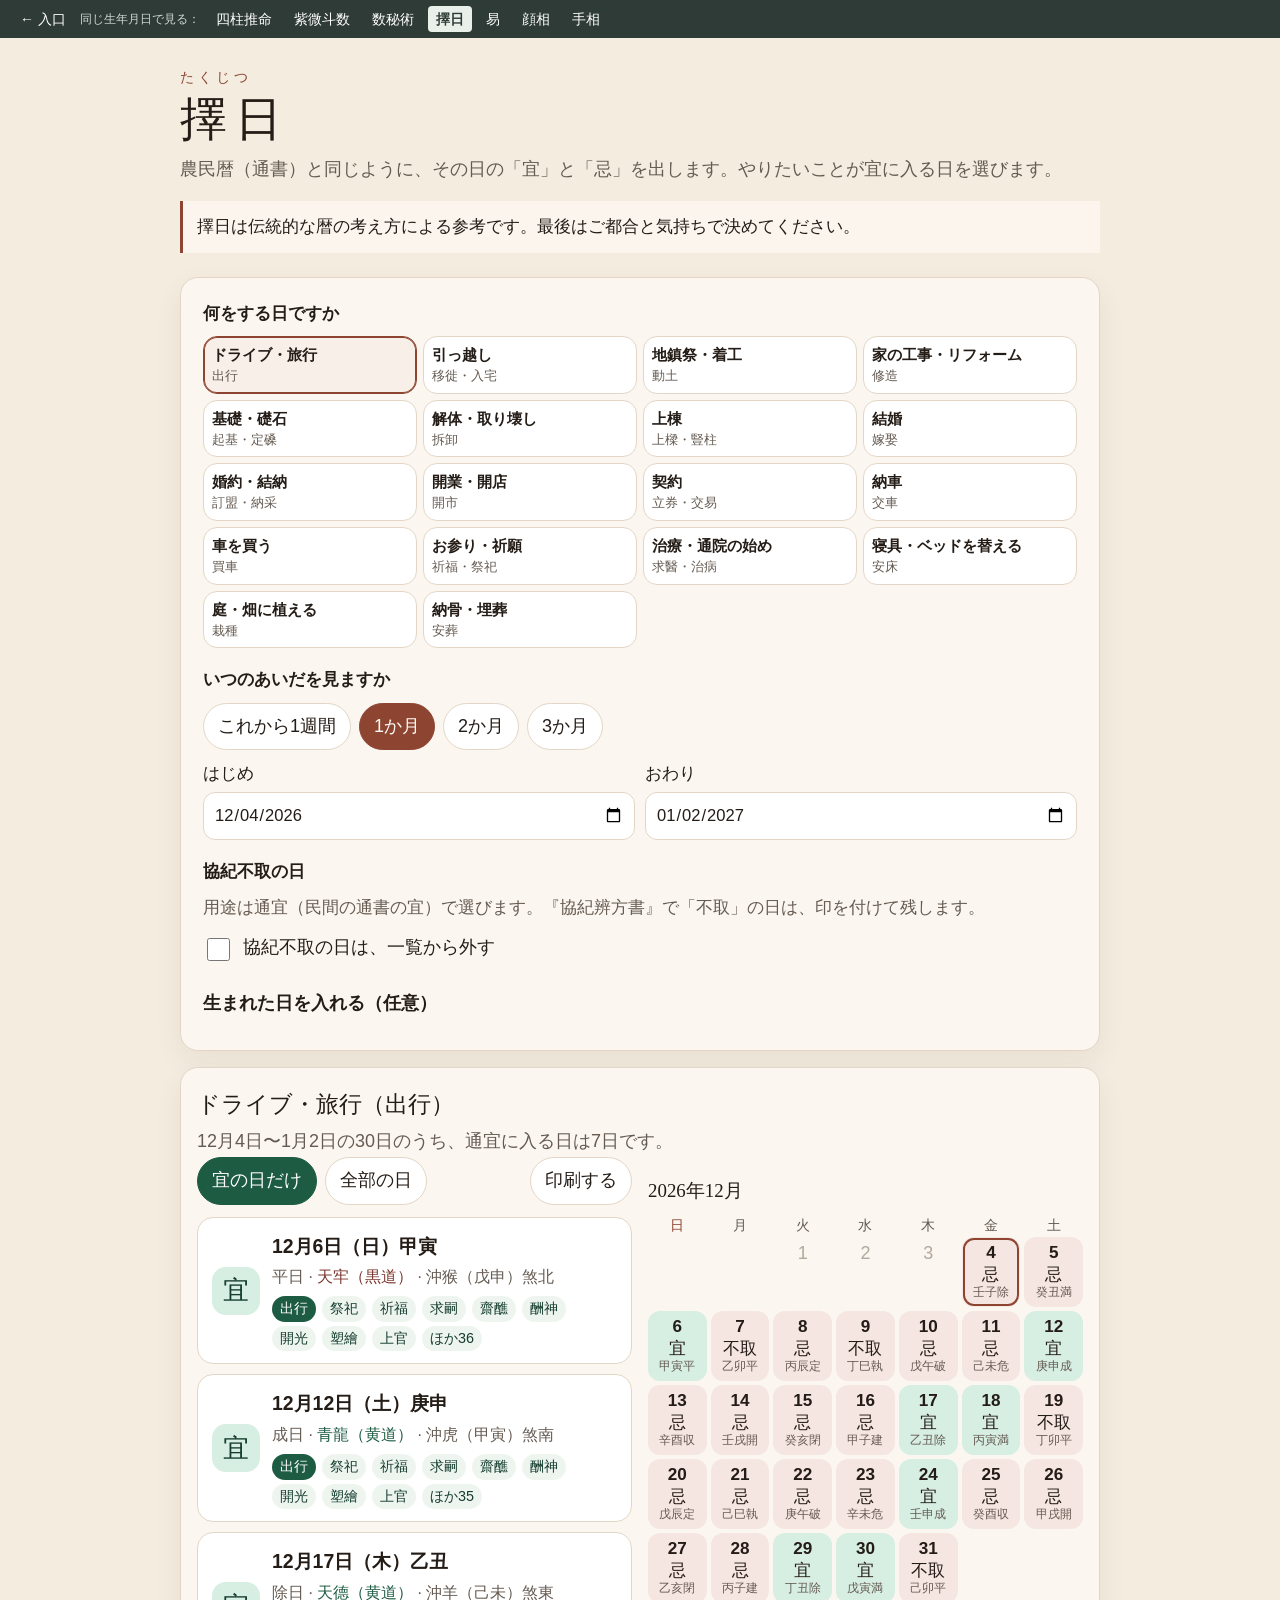
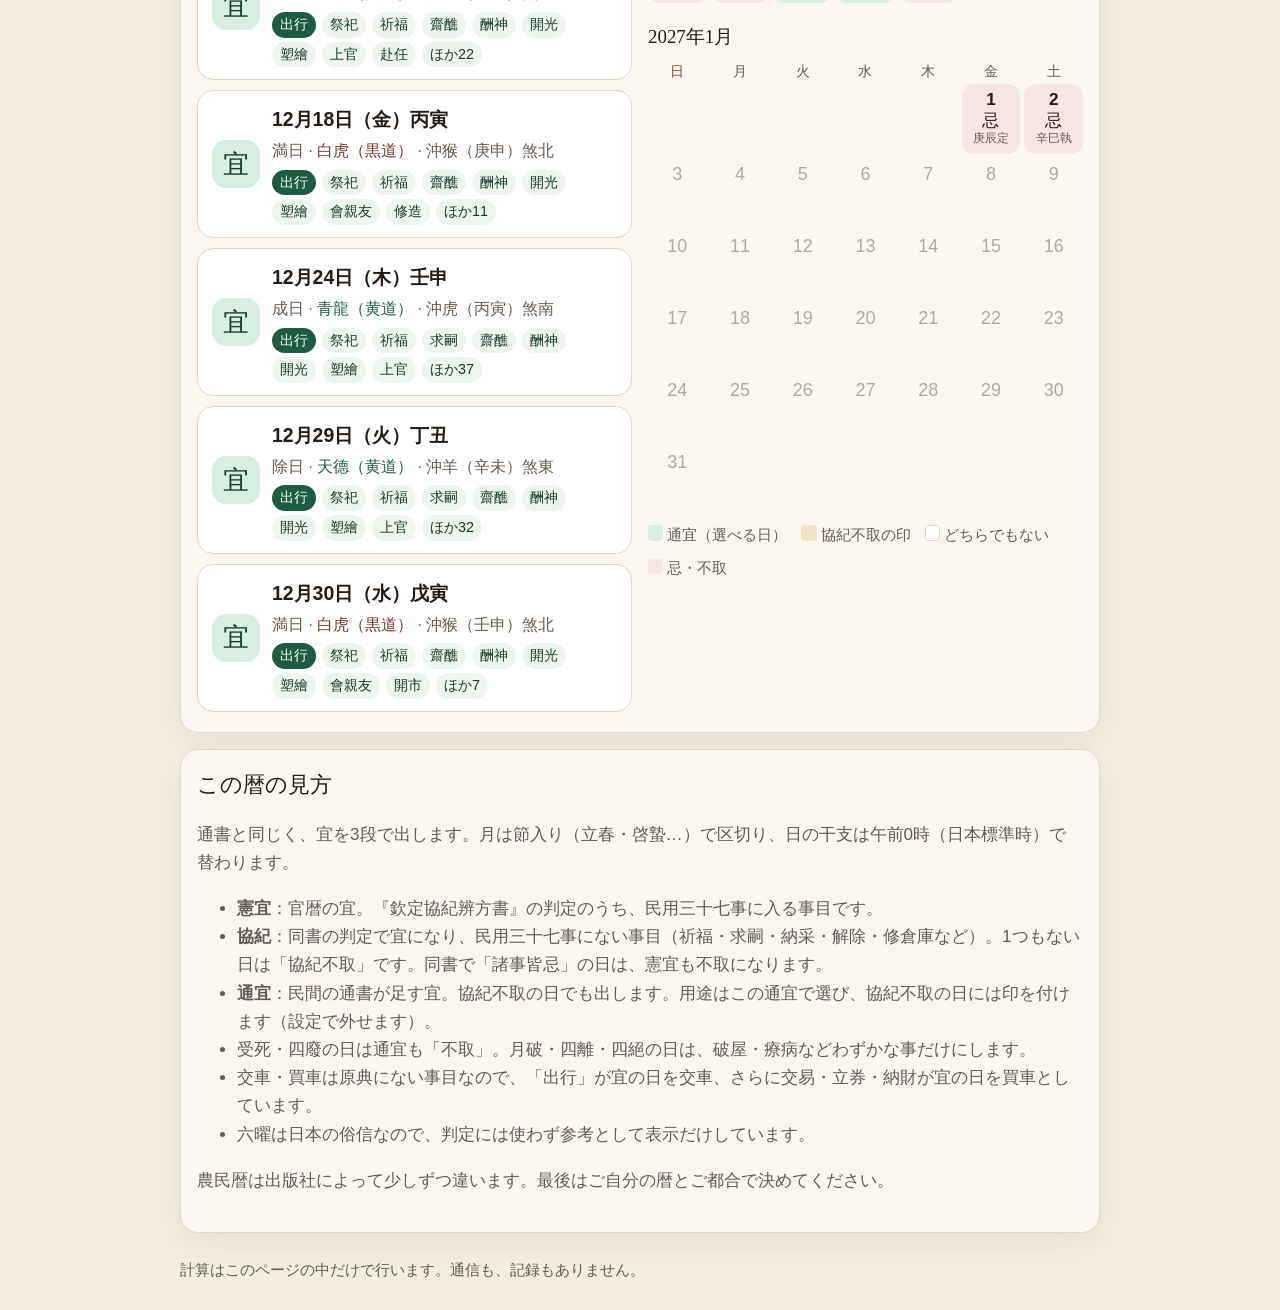
<file: 擇日アプリ/index.html>
<!DOCTYPE html>
<html lang="ja">
<head>
<meta charset="utf-8">
<meta name="viewport" content="width=device-width, initial-scale=1">
<meta name="theme-color" content="#f3ecdf">
<title>擇日 — 宜忌で日を選ぶ</title>
<link rel="icon" href="data:image/svg+xml,%3Csvg xmlns='http://www.w3.org/2000/svg' viewBox='0 0 32 32'%3E%3Crect width='32' height='32' rx='6' fill='%238f4634'/%3E%3Ctext x='16' y='22' text-anchor='middle' font-size='16' fill='%23fbf6ee' font-family='serif'%3E吉%3C/text%3E%3C/svg%3E">
<style>
  :root {
    --paper: #f3ecdf;
    --card: #fbf7f0;
    --ink: #241c16;
    --muted: #655b52;
    --line: #e3d6c6;
    --clay: #8d4532;
    --clay-deep: #6d3324;
    --moss: #1d5b43;
    --moss-ink: #143d2e;
    --gold: #7a5a28;
    --shadow: 0 10px 30px rgba(70, 42, 24, 0.06);
    --sans: "Hiragino Sans", "Hiragino Kaku Gothic ProN", "Yu Gothic Medium", "Yu Gothic", "Noto Sans JP", Meiryo, sans-serif;
    --serif: "Yu Mincho", "Hiragino Mincho ProN", "Noto Serif JP", "Iowan Old Style", Palatino, serif;
  }
  * { box-sizing: border-box; }
  html { font-size: 18px; }
  body {
    margin: 0;
    color: var(--ink);
    background:
      radial-gradient(1200px 500px at 10% -10%, rgba(141, 69, 50, 0.08), transparent 50%),
      var(--paper);
    font-family: var(--sans);
    line-height: 1.65;
  }
  button, input, select { font: inherit; color: inherit; }
  button { cursor: pointer; }
  .wrap { width: min(920px, calc(100% - 28px)); margin: 0 auto; }
  header.site { padding: 28px 0 8px; }
  .kicker {
    margin: 0 0 4px;
    letter-spacing: 0.28em;
    font-size: 0.78rem;
    color: var(--clay);
  }
  h1 {
    margin: 0;
    font-family: var(--serif);
    font-weight: 500;
    font-size: 2.6rem;
    letter-spacing: 0.18em;
    line-height: 1.1;
  }
  .lead { margin: 10px 0 0; color: var(--muted); font-size: 1rem; }
  .note {
    margin: 16px 0 0;
    padding: 12px 14px;
    background: rgba(255, 250, 244, 0.72);
    border-left: 3px solid var(--clay);
    color: var(--ink);
    font-size: 0.95rem;
  }
  form.panel, .sheet, .help {
    background: var(--card);
    border: 1px solid var(--line);
    border-radius: 18px;
    box-shadow: var(--shadow);
    padding: 18px 16px 20px;
    margin: 16px 0;
  }
  fieldset { border: 0; margin: 0 0 18px; padding: 0; }
  legend {
    padding: 0;
    margin-bottom: 8px;
    font-size: 0.95rem;
    font-weight: 700;
  }
  .hint { margin: 0 0 10px; color: var(--muted); font-size: 0.92rem; }
  .group-label {
    margin: 12px 0 6px;
    font-size: 0.82rem;
    letter-spacing: 0.08em;
    color: var(--gold);
  }
  .choices { display: grid; grid-template-columns: 1fr 1fr; gap: 8px; }
  .choice {
    text-align: left;
    background: #fff;
    border: 1px solid var(--line);
    border-radius: 14px;
    padding: 12px 12px 10px;
    min-height: 64px;
  }
  .choice small { display: block; color: var(--muted); font-size: 0.78rem; font-weight: 400; }
  .choice strong { font-weight: 700; font-size: 1.02rem; }
  .choice[aria-pressed="true"] {
    background: #f8efe8;
    border-color: var(--clay);
    box-shadow: inset 0 0 0 1px var(--clay);
  }
  .presets { display: flex; flex-wrap: wrap; gap: 8px; margin-bottom: 10px; }
  .presets button, .ghost, .print-btn {
    background: #fff;
    border: 1px solid var(--line);
    border-radius: 999px;
    padding: 8px 14px;
    min-height: 44px;
  }
  .presets button[aria-pressed="true"] {
    background: var(--clay);
    border-color: var(--clay);
    color: #fffaf5;
  }
  .dates { display: grid; grid-template-columns: 1fr 1fr; gap: 10px; }
  label.field { display: flex; flex-direction: column; gap: 4px; font-size: 0.92rem; }
  input[type="date"], select {
    min-height: 48px;
    border: 1px solid var(--line);
    border-radius: 12px;
    background: #fff;
    padding: 8px 10px;
  }
  details.birth { margin-top: 4px; }
  details.birth summary { cursor: pointer; font-weight: 700; min-height: 44px; display: flex; align-items: center; }
  .check { display: flex; gap: 10px; align-items: flex-start; margin-top: 12px; }
  .check input { width: 1.3rem; height: 1.3rem; margin-top: 0.25rem; }
  .risshun-note {
    margin-top: 10px;
    padding: 10px 12px;
    background: #f8f1e4;
    border-radius: 12px;
    font-size: 0.92rem;
  }
  .toolbar {
    display: flex;
    flex-wrap: wrap;
    gap: 8px;
    align-items: center;
    justify-content: space-between;
    margin-bottom: 12px;
  }
  .summary h2 { margin: 0 0 4px; font-size: 1.25rem; font-family: var(--serif); font-weight: 500; }
  .summary p { margin: 0; color: var(--muted); }
  .filter { display: flex; gap: 8px; flex-wrap: wrap; }
  .filter button[aria-pressed="true"] { background: var(--moss); color: white; border-color: var(--moss); }
  .list { display: flex; flex-direction: column; gap: 10px; }
  .day-card {
    width: 100%;
    text-align: left;
    background: #fff;
    border: 1px solid var(--line);
    border-radius: 16px;
    padding: 12px 14px;
    display: grid;
    grid-template-columns: auto 1fr auto;
    gap: 10px 12px;
    align-items: center;
  }
  .mark {
    width: 48px; height: 48px;
    border-radius: 14px;
    display: grid; place-items: center;
    font-family: var(--serif);
    font-size: 1.45rem;
  }
  .mark.g-best { background: #d7eee3; color: var(--moss-ink); }
  .mark.g-good { background: #e7f3ea; color: var(--moss); }
  .mark.g-fair { background: #f6efe0; color: var(--gold); }
  .mark.g-bad { background: #f6e6e1; color: #7a342c; }
  .day-card .when { font-weight: 700; font-size: 1.08rem; }
  .day-card .why { color: var(--muted); font-size: 0.92rem; }
  .score { font-variant-numeric: tabular-nums; color: var(--muted); font-size: 0.92rem; }
  .empty {
    padding: 16px;
    background: #fff;
    border-radius: 14px;
    color: var(--muted);
  }
  .months { display: flex; flex-direction: column; gap: 18px; margin-top: 18px; }
  .month h3 { margin: 0 0 8px; font-size: 1.05rem; font-family: var(--serif); font-weight: 500; }
  .week, .grid { display: grid; grid-template-columns: repeat(7, 1fr); gap: 4px; }
  .week span { text-align: center; font-size: 0.78rem; color: var(--muted); }
  .week span:first-child { color: var(--clay); }
  .cell {
    min-height: 68px;
    border: 1px solid transparent;
    border-radius: 12px;
    background: #fff;
    padding: 4px 2px 6px;
    display: flex;
    flex-direction: column;
    align-items: center;
    gap: 0;
    line-height: 1.25;
  }
  .cell .n { font-weight: 700; font-size: 0.95rem; }
  .cell .g { font-family: var(--serif); font-size: 0.95rem; }
  .cell .r { font-size: 0.68rem; color: var(--muted); }
  .cell.g-best { background: #d7eee3; }
  .cell.g-good { background: #e7f3ea; }
  .cell.g-fair { background: #f6efe0; }
  .cell.g-bad { background: #f6e6e1; }
  .cell.out { background: transparent; color: #b3a89c; border-color: transparent; }
  .cell.today { box-shadow: inset 0 0 0 2px var(--clay); }
  .cell:focus-visible, .choice:focus-visible, .day-card:focus-visible, .presets button:focus-visible {
    outline: 3px solid #d7a48a;
    outline-offset: 2px;
  }
  .legend { display: flex; flex-wrap: wrap; gap: 8px 14px; margin: 8px 0 0; font-size: 0.85rem; color: var(--muted); }
  .legend i {
    display: inline-block; width: 0.85rem; height: 0.85rem; border-radius: 4px; margin-right: 4px; vertical-align: -1px;
  }
  dialog {
    position: fixed;
    top: 12px;
    left: 50%;
    right: auto;
    bottom: auto;
    transform: translateX(-50%);
    width: min(560px, calc(100% - 24px));
    max-height: calc(100vh - 24px);
    margin: 0;
    overflow: auto;
    border: 1px solid var(--line);
    border-radius: 18px;
    padding: 0;
    background: var(--card);
    color: var(--ink);
  }
  dialog::backdrop { background: rgba(36, 28, 22, 0.35); }
  .dialog-body { padding: 18px 16px 16px; }
  .dialog-body h3 { margin: 0; font-family: var(--serif); font-weight: 500; font-size: 1.45rem; }
  .pillars { display: flex; flex-wrap: wrap; gap: 8px; margin: 10px 0; }
  .pillars span, .chips span {
    background: #fff;
    border: 1px solid var(--line);
    border-radius: 999px;
    padding: 4px 10px;
    font-size: 0.92rem;
  }
  .factor { margin: 0 0 10px; }
  .factor b { font-weight: 700; }
  .factor .pts { color: var(--muted); font-variant-numeric: tabular-nums; }
  .close-btn {
    position: sticky;
    bottom: 0;
    margin-top: 8px;
    width: 100%;
    min-height: 48px;
    border-radius: 12px;
    border: 1px solid var(--line);
    background: #fff;
    box-shadow: 0 -10px 16px var(--card);
  }
  .help h2 { font-family: var(--serif); font-weight: 500; font-size: 1.2rem; margin: 0 0 8px; }
  .help p, .help li { color: var(--muted); font-size: 0.95rem; }
  .error { color: var(--clay-deep); }
  footer.site { padding: 8px 0 28px; color: var(--muted); font-size: 0.85rem; }
  #purpose-groups { grid-template-columns: repeat(3, 1fr); gap: 6px; }
  #purpose-groups .choice { min-height: 0; padding: 8px 8px 6px; }
  #purpose-groups .choice strong { font-size: 0.86rem; display: block; line-height: 1.35; }
  #purpose-groups .choice small { font-size: 0.7rem; }
  .chips span span { border: 0; padding: 0; background: none; }
  .tags { display: flex; flex-wrap: wrap; gap: 4px 6px; margin: 4px 0 0; }
  .tags span { font-size: 0.8rem; padding: 1px 8px; border-radius: 999px; background: #eef5ef; color: var(--moss-ink); }
  .tags.ji span { background: #f6e6e1; color: #7a342c; }
  .tags span.on { background: var(--moss); color: #fff; }
  .yiji { margin: 10px 0; }
  .yiji h4 { margin: 0 0 2px; font-size: 1rem; }
  .yiji p { margin: 0; font-size: 1.02rem; line-height: 1.8; }
  .yiji.yi h4 { color: var(--moss); }
  .yiji.ji h4 { color: #7a342c; }
  .buqu { margin: 10px 0; padding: 10px 12px; border-radius: 12px; background: #f6e6e1; color: #7a342c; font-weight: 700; }
  .filter button { background: #fff; border: 1px solid var(--line); border-radius: 999px; padding: 8px 14px; min-height: 44px; }
  .yiji p span { white-space: nowrap; display: inline-block; margin-right: 0.8em; }
  .xb { display: inline-block; font-size: 0.78rem; padding: 1px 8px; border-radius: 999px; background: #f3e3c4; color: #6b4a12; font-weight: 700; margin-right: 6px; }
  .xbs { font-size: 0.56rem; color: #6b4a12; background: #f3e3c4; border-radius: 6px; padding: 0 3px; margin-top: 1px; }
  .yiji h4 small { font-weight: 400; color: var(--muted); font-size: 0.75rem; margin-left: 0.5em; }
  .yiji.xian h4 { color: var(--clay-deep); }
  .yiji.xieji h4 { color: var(--gold); }
  .why-x { margin: 8px 0; font-size: 0.88rem; color: var(--muted); }
  .why-x summary { cursor: pointer; min-height: 36px; display: flex; align-items: center; }
  .why-x ul { margin: 4px 0 0; padding-left: 1.2em; }
  .hh-y { color: var(--moss); }
  .hh-b { color: #7a342c; }
  .sub { color: var(--muted); font-size: 0.88rem; }
  @media (min-width: 800px) {
    .choices { grid-template-columns: repeat(3, 1fr); }
    #purpose-groups { grid-template-columns: repeat(4, 1fr); }
    form.panel { padding: 22px 22px 24px; }
    .layout { display: grid; grid-template-columns: 1fr 1fr; gap: 16px; align-items: start; }
  }
  @media print {
    body { background: white; }
    .no-print, dialog { display: none !important; }
    .wrap { width: auto; }
    form.panel, .help, footer.site { display: none; }
    .sheet { box-shadow: none; border: 0; padding: 0; }
    .day-card, .cell { break-inside: avoid; }
    .note { border: 1px solid #ccc; }
  }
</style>
</head>
<body>
<div class="wrap">
  <header class="site">
    <p class="kicker">たくじつ</p>
    <h1>擇日</h1>
    <p class="lead">農民暦（通書）と同じように、その日の「宜」と「忌」を出します。やりたいことが宜に入る日を選びます。</p>
    <p class="note" id="disclaimer">擇日は伝統的な暦の考え方による参考です。最後はご都合と気持ちで決めてください。</p>
  </header>

  <form class="panel no-print" id="picker">
    <fieldset>
      <legend>何をする日ですか</legend>
      <div class="choices" id="purpose-groups"></div>
    </fieldset>

    <fieldset>
      <legend>いつのあいだを見ますか</legend>
      <div class="presets" id="presets">
        <button type="button" data-days="7">これから1週間</button>
        <button type="button" data-days="30" aria-pressed="true">1か月</button>
        <button type="button" data-days="61">2か月</button>
        <button type="button" data-days="91">3か月</button>
      </div>
      <div class="dates">
        <label class="field">はじめ
          <input type="date" id="start" required>
        </label>
        <label class="field">おわり
          <input type="date" id="end" required>
        </label>
      </div>
    </fieldset>

    <fieldset>
      <legend>協紀不取の日</legend>
      <p class="hint">用途は通宜（民間の通書の宜）で選びます。『協紀辨方書』で「不取」の日は、印を付けて残します。</p>
      <label class="check">
        <input type="checkbox" id="exclude-xieji">
        <span>協紀不取の日は、一覧から外す</span>
      </label>
    </fieldset>

    <details class="birth">
      <summary>生まれた日を入れる（任意）</summary>
      <p class="hint">入れると、生まれ年・生まれ日の十二支と沖する日を外せます。</p>
      <div class="dates">
        <label class="field">生まれた日
          <input type="date" id="birth">
        </label>
        <label class="field">性別
          <select id="gender">
            <option value="">答えない</option>
            <option value="female">女性</option>
            <option value="male">男性</option>
          </select>
        </label>
      </div>
      <div id="risshun-box"></div>
      <label class="check">
        <input type="checkbox" id="exclude-clash" checked>
        <span>沖する日は、一覧から外す</span>
      </label>
    </details>
  </form>

  <section class="sheet" id="sheet" aria-live="polite">
    <div class="summary" id="summary"></div>
    <div class="layout">
      <div>
        <div class="toolbar no-print">
          <div class="filter" id="filter">
            <button type="button" data-filter="ok" aria-pressed="true">宜の日だけ</button>
            <button type="button" data-filter="all" aria-pressed="false">全部の日</button>
          </div>
          <button type="button" class="print-btn" id="print">印刷する</button>
        </div>
        <div class="list" id="list"></div>
      </div>
      <div>
        <div class="months" id="months"></div>
        <p class="legend no-print">
          <span><i style="background:#d7eee3"></i>通宜（選べる日）</span>
          <span><i style="background:#f3e3c4"></i>協紀不取の印</span>
          <span><i style="background:#ffffff;border:1px solid #e3d6c6"></i>どちらでもない</span>
          <span><i style="background:#f6e6e1"></i>忌・不取</span>
        </p>
      </div>
    </div>
  </section>

  <section class="help no-print">
    <h2>この暦の見方</h2>
    <p>通書と同じく、宜を3段で出します。月は節入り（立春・啓蟄…）で区切り、日の干支は午前0時（日本標準時）で替わります。</p>
    <ul>
      <li><b>憲宜</b>：官暦の宜。『欽定協紀辨方書』の判定のうち、民用三十七事に入る事目です。</li>
      <li><b>協紀</b>：同書の判定で宜になり、民用三十七事にない事目（祈福・求嗣・納采・解除・修倉庫など）。1つもない日は「協紀不取」です。同書で「諸事皆忌」の日は、憲宜も不取になります。</li>
      <li><b>通宜</b>：民間の通書が足す宜。協紀不取の日でも出します。用途はこの通宜で選び、協紀不取の日には印を付けます（設定で外せます）。</li>
      <li>受死・四廢の日は通宜も「不取」。月破・四離・四絕の日は、破屋・療病などわずかな事だけにします。</li>
      <li>交車・買車は原典にない事目なので、「出行」が宜の日を交車、さらに交易・立券・納財が宜の日を買車としています。</li>
      <li>六曜は日本の俗信なので、判定には使わず参考として表示だけしています。</li>
    </ul>
    <p>農民暦は出版社によって少しずつ違います。最後はご自分の暦とご都合で決めてください。</p>
  </section>

  <footer class="site no-print">計算はこのページの中だけで行います。通信も、記録もありません。</footer>
</div>

<dialog id="day-dialog">
  <div class="dialog-body" id="dialog-body"></div>
</dialog>

<script src="js/rules.js"></script>
<script src="js/astro.js"></script>
<script src="js/almanac.js"></script>
<script src="js/calendar.js"></script>
<script src="js/app.js"></script>
<!-- 占いの入口とのつなぎ（2026-11-18 みこ追加） -->
<script src="../hub.js"></script>
</body>
</html>
</file>
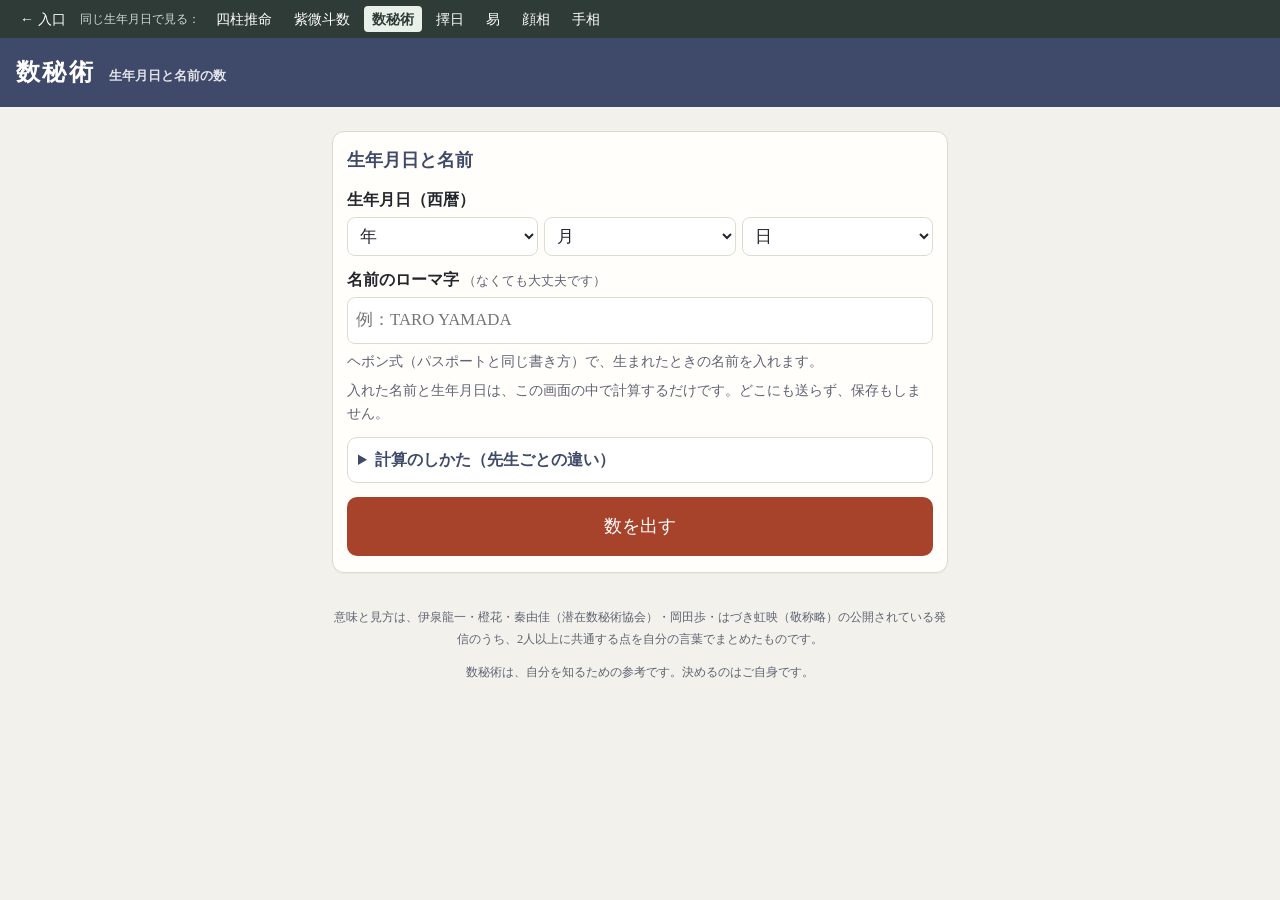
<file: 数秘術アプリ/index.html>
<!DOCTYPE html>
<html lang="ja">
<head>
<meta charset="utf-8">
<meta name="viewport" content="width=device-width, initial-scale=1">
<title>数秘術 ― 生年月日と名前の数</title>
<meta name="theme-color" content="#3f4a6b">
<meta name="referrer" content="no-referrer">
<style id="suuhi-css">
:root{--ink:#24262e;--sub:#5f6472;--bg:#f2f1ec;--card:#fffefb;--line:#dcdbd2;--acc:#a8432b;--acc2:#3f4a6b;--gold:#b88a2e;--hl:#fff3d6}
*{box-sizing:border-box}
body{margin:0;background:var(--bg);color:var(--ink);font-family:"Hiragino Mincho ProN","Yu Mincho","Noto Serif JP","Noto Serif CJK JP",serif;line-height:1.7;-webkit-text-size-adjust:100%}
.top{background:var(--acc2);color:#fff;padding:14px 16px}
.top h1{margin:0;font-size:1.5rem;letter-spacing:.1em}
.top small{font-size:.8rem;letter-spacing:0;opacity:.85;margin-left:.4em}
main{max-width:640px;margin:0 auto;padding:12px}
.card{background:var(--card);border:1px solid var(--line);border-radius:12px;padding:14px 14px 16px;margin:12px 0;box-shadow:0 1px 2px rgba(0,0,0,.04)}
h2{font-size:1.1rem;margin:0 0 8px;color:var(--acc2)}
h3{font-size:1rem;margin:14px 0 6px;color:var(--acc2)}
label.f{display:block;font-weight:bold;margin:10px 0 4px}
label.f small{font-weight:normal;color:var(--sub)}
.date{display:flex;gap:6px;align-items:center;flex-wrap:wrap}
select,input[type=text]{font:inherit;font-size:1.05rem;padding:8px;border:1px solid var(--line);border-radius:8px;background:#fff;color:var(--ink)}
.date select{flex:1;min-width:0}
input[type=text]{width:100%}
.note{font-size:.85rem;color:var(--sub);margin:6px 0}
.err{color:var(--acc);font-weight:bold;margin:8px 0}
.hidden{display:none!important}
button{font:inherit;cursor:pointer}
.big{width:100%;padding:14px;font-size:1.15rem;border:none;border-radius:10px;background:var(--acc);color:#fff;margin-top:14px}
.big:active{transform:scale(.98)}
details.set{margin-top:12px;border:1px solid var(--line);border-radius:10px;padding:8px 10px;background:#fff}
details summary{cursor:pointer;color:var(--acc2);font-weight:bold}
fieldset{border:none;margin:8px 0 4px;padding:0}
legend{font-weight:bold;font-size:.95rem;padding:0}
.opt{display:flex;gap:8px;align-items:flex-start;margin:6px 0;font-size:.95rem}
.opt input{margin-top:.45em;transform:scale(1.2)}
.opt small{display:block;color:var(--sub);font-size:.8rem;line-height:1.5}
/* 結果 */
.who{background:var(--bg);border-radius:8px;padding:8px 10px;margin-bottom:10px;font-size:.9rem}
.num{border:1px solid var(--line);border-radius:10px;padding:10px 12px;margin:10px 0;background:#fff}
.num.main{border:2px solid var(--gold);background:var(--hl)}
.num .hd{display:flex;align-items:center;gap:12px}
.num .v{font-size:2.2rem;font-weight:bold;color:var(--acc);line-height:1;min-width:2.4em;text-align:center}
.num .v.m{font-size:1.8rem}
.num .t b{display:block;font-size:1rem}
.num .t span{font-size:.8rem;color:var(--sub)}
.num .k{display:inline-block;font-size:.8rem;padding:0 8px;border-radius:9px;background:var(--acc2);color:#fff;margin:6px 0 2px}
.num p{margin:4px 0;font-size:.95rem}
.calc{font-size:.8rem;color:var(--sub);word-break:break-all;margin-top:4px;border-top:1px dashed var(--line);padding-top:4px}
.src{font-size:.72rem;color:var(--sub);margin-left:.3em}
ul.tips{margin:6px 0;padding-left:1.1em;font-size:.9rem}
ul.tips li{margin:5px 0}
ul.tips b{color:var(--acc2)}
.year{display:grid;grid-template-columns:repeat(9,1fr);gap:3px;margin:8px 0}
.year span{text-align:center;font-size:.85rem;border:1px solid var(--line);border-radius:6px;padding:2px 0;background:#fff;color:var(--sub)}
.year span.on{background:var(--acc);border-color:var(--acc);color:#fff;font-weight:bold}
.method{font-size:.8rem;color:var(--sub);border:1px dashed var(--line);border-radius:8px;padding:6px 8px;margin:10px 0}
.actions{display:flex;flex-wrap:wrap;gap:8px;margin-top:12px}
.actions button{flex:1;min-width:8em;padding:10px;border-radius:8px;border:1px solid var(--acc2);background:#fff;color:var(--acc2)}
.actions button.pri{background:var(--acc2);color:#fff}
.foot{font-size:.78rem;color:var(--sub);text-align:center;padding:10px 0 30px}
.foot a{color:var(--sub)}
@media print{
  .top,#sec-in,.foot,.actions{display:none!important}
  body{background:#fff}
  .card{border:none;box-shadow:none}
}
</style>
</head>
<body>
<header class="top">
  <h1>数秘術 <small>生年月日と名前の数</small></h1>
</header>
<main>
  <section class="card" id="sec-in">
    <h2>生年月日と名前</h2>
    <label class="f">生年月日（西暦）</label>
    <div class="date">
      <select id="by" aria-label="年"></select>
      <select id="bm" aria-label="月"></select>
      <select id="bd" aria-label="日"></select>
    </div>
    <label class="f" for="nm">名前のローマ字 <small>（なくても大丈夫です）</small></label>
    <input type="text" id="nm" autocomplete="off" autocapitalize="characters" spellcheck="false" placeholder="例：TARO YAMADA">
    <p class="note">ヘボン式（パスポートと同じ書き方）で、生まれたときの名前を入れます。</p>
    <p class="note">入れた名前と生年月日は、この画面の中で計算するだけです。どこにも送らず、保存もしません。</p>

    <details class="set" id="settings">
      <summary>計算のしかた（先生ごとの違い）</summary>
      <p class="note">初めは、いちばん一般的な形（伊泉龍一さんの方式）になっています。</p>
      <fieldset id="f-master"><legend>マスター数をどこまで残すか</legend></fieldset>
      <fieldset id="f-method"><legend>ライフパス数の足し方</legend></fieldset>
      <fieldset id="f-py"><legend>今年の数（個人年数）の切りかえ</legend></fieldset>
    </details>

    <p class="err hidden" id="err"></p>
    <button type="button" class="big" id="btn-go">数を出す</button>
  </section>

  <section class="card hidden" id="sec-result"></section>

  <footer class="foot">
    <p>意味と見方は、伊泉龍一・橙花・秦由佳（潜在数秘術協会）・岡田歩・はづき虹映（敬称略）の公開されている発信のうち、2人以上に共通する点を自分の言葉でまとめたものです。</p>
    <p>数秘術は、自分を知るための参考です。決めるのはご自身です。</p>
  </footer>
</main>
<script src="js/texts.js"></script>
<script src="js/numerology.js"></script>
<script src="js/app.js"></script>
<!-- 占いの入口とのつなぎ（2026-11-18 みこ追加） -->
<script src="../hub.js"></script>
</body>
</html>
</file>
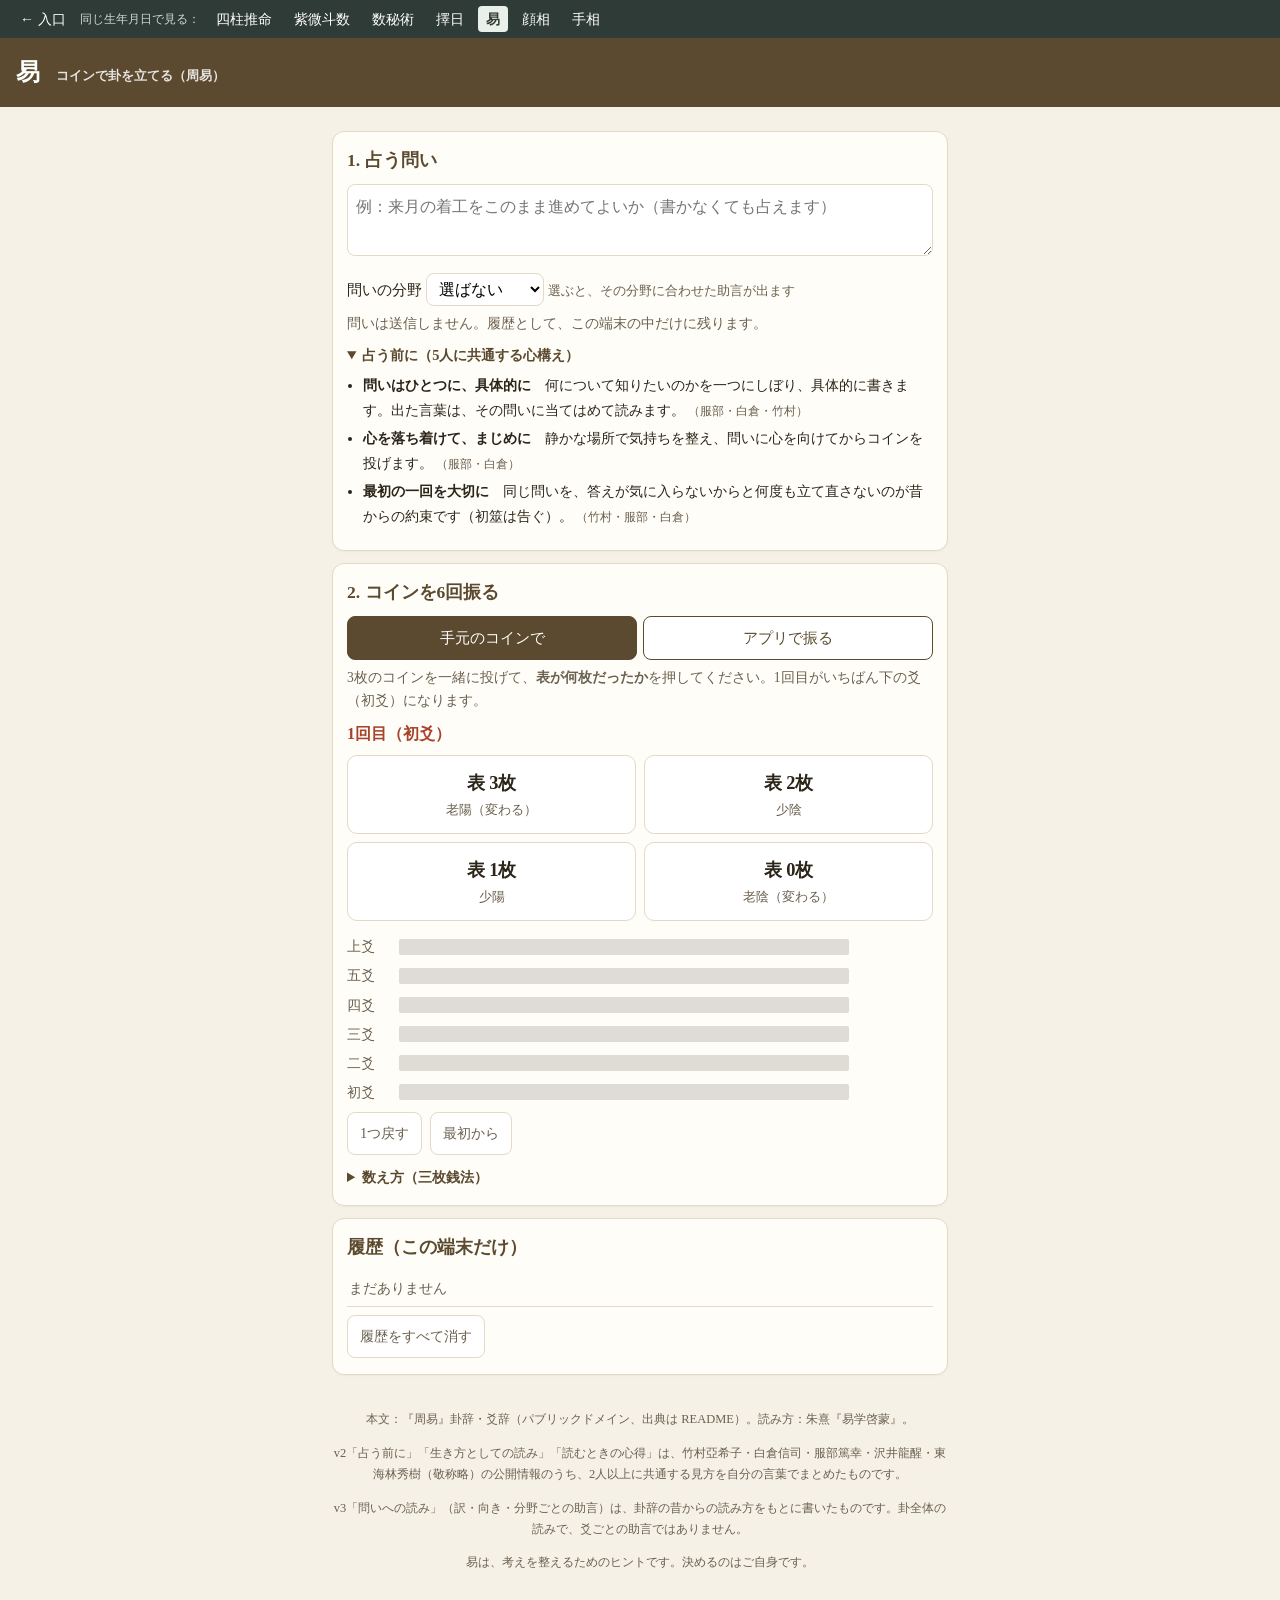
<file: 易アプリ/index.html>
<!DOCTYPE html>
<html lang="ja">
<head>
<meta charset="utf-8">
<meta name="viewport" content="width=device-width, initial-scale=1">
<title>易 ― コインで卦を立てる</title>
<meta name="theme-color" content="#5b4a2f">
<style id="eki-css">
:root{--ink:#2b2418;--sub:#6b604f;--bg:#f6f1e7;--card:#fffdf8;--line:#e3d9c6;--acc:#a8432b;--acc2:#5b4a2f;--gold:#b88a2e;--hl:#fff3d6}
*{box-sizing:border-box}
body{margin:0;background:var(--bg);color:var(--ink);font-family:"Hiragino Mincho ProN","Yu Mincho","Noto Serif JP","Noto Serif CJK JP",serif;line-height:1.7;-webkit-text-size-adjust:100%}
.top{background:var(--acc2);color:#fff;padding:14px 16px}
.top h1{margin:0;font-size:1.5rem;letter-spacing:.1em}
.top small{font-size:.8rem;letter-spacing:0;opacity:.85;margin-left:.4em}
main{max-width:640px;margin:0 auto;padding:12px}
.card{background:var(--card);border:1px solid var(--line);border-radius:12px;padding:14px 14px 16px;margin:12px 0;box-shadow:0 1px 2px rgba(0,0,0,.04)}
h2{font-size:1.1rem;margin:0 0 8px;color:var(--acc2)}
h3{font-size:1rem;margin:14px 0 6px;color:var(--acc2)}
textarea{width:100%;font:inherit;font-size:1rem;padding:8px;border:1px solid var(--line);border-radius:8px;background:#fff}
.note,.howto{font-size:.85rem;color:var(--sub);margin:6px 0}
.hidden{display:none!important}
button{font:inherit;cursor:pointer}
.tabs{display:flex;gap:6px;margin-bottom:6px}
.tab{flex:1;padding:8px;border:1px solid var(--acc2);background:#fff;color:var(--acc2);border-radius:8px;font-size:.95rem}
.tab.on{background:var(--acc2);color:#fff}
.progress{font-weight:bold;margin:8px 0;color:var(--acc)}
.heads{display:grid;grid-template-columns:1fr 1fr;gap:8px}
.heads button{padding:12px 6px;border:1px solid var(--line);border-radius:10px;background:#fff;color:var(--ink);display:flex;flex-direction:column;align-items:center}
.heads button b{font-size:1.15rem}
.heads button span{font-size:.8rem;color:var(--sub)}
.heads button:active,.big:active{transform:scale(.98)}
.heads button:disabled,.big:disabled{opacity:.4}
.big{width:100%;padding:14px;font-size:1.15rem;border:none;border-radius:10px;background:var(--acc);color:#fff}
.coins{display:flex;justify-content:center;gap:14px;margin:6px 0 12px}
.coin{width:58px;height:58px;border-radius:50%;display:flex;align-items:center;justify-content:center;font-size:1.2rem;font-weight:bold;background:radial-gradient(circle at 35% 30%,#f3dc9a,#c9a04a 70%,#9c7a2e);color:#4a3712;border:2px solid #8a6a25;box-shadow:0 2px 3px rgba(0,0,0,.2)}
.coin.ura{background:radial-gradient(circle at 35% 30%,#e6e0d2,#b8ad96 70%,#8f846d);color:#3b352a;border-color:#7d735e}
.coin.spin{animation:spin .5s ease-out}
@keyframes spin{0%{transform:rotateY(0) translateY(0)}50%{transform:rotateY(540deg) translateY(-14px)}100%{transform:rotateY(1080deg) translateY(0)}}
.builder{margin:14px 0 8px;display:flex;flex-direction:column;gap:6px}
.bline{display:grid;grid-template-columns:3.2em 1fr 5.6em;align-items:center;gap:8px;font-size:.85rem;color:var(--sub)}
.bline.empty .bar{opacity:.15}
.bline.new{animation:pop .35s ease-out}
@keyframes pop{0%{transform:scale(.8);opacity:0}100%{transform:scale(1);opacity:1}}
.bar{height:16px;display:flex;gap:14%}
.bar i{flex:1;background:var(--ink);border-radius:2px}
.bar.mv i{background:var(--acc)}
.bval b{color:var(--acc)}
.row{display:flex;gap:8px;margin-top:8px}
.sub{padding:8px 12px;border:1px solid var(--line);background:#fff;color:var(--sub);border-radius:8px;font-size:.9rem}
details.rule{margin-top:10px;font-size:.9rem}
details summary{cursor:pointer;color:var(--acc2);font-weight:bold}
/* 結果 */
.qbox{background:var(--bg);border-radius:8px;padding:8px 10px;margin-bottom:10px}
.qbox .d{font-size:.8rem;color:var(--sub)}
.hexpair{display:flex;align-items:stretch;gap:6px}
.hexpair .arrow{align-self:center;color:var(--sub);font-size:1.2rem}
.hex{flex:1;border:1px solid var(--line);border-radius:10px;padding:10px;background:#fff;text-align:center}
.hex .kind{font-size:.75rem;color:var(--sub)}
.hex .num{font-size:.8rem;color:var(--sub)}
.hex .nm{font-size:1.7rem;font-weight:bold;line-height:1.2}
.hex .yomi{font-size:.8rem;color:var(--sub)}
.hex .full{font-size:.9rem}
.hex .tri{font-size:.78rem;color:var(--sub);margin-top:4px}
.mini{display:flex;flex-direction:column;gap:4px;width:70%;margin:8px auto}
.mini .bar{height:10px}
.mini .r{display:grid;grid-template-columns:1fr 1.2em;align-items:center;gap:4px;font-size:.8rem;color:var(--acc)}
.read{border:2px solid var(--gold);background:var(--hl);border-radius:10px;padding:10px 12px;margin:14px 0}
.read h3{margin-top:0}
.read .rule{font-size:.9rem;margin:0 0 8px}
.txt{margin:6px 0;padding:6px 8px;border-radius:6px;background:#fff}
.txt .lab{font-size:.78rem;color:var(--sub);display:block}
.txt .gen{font-size:1.15rem;letter-spacing:.03em}
.txt.main{border-left:4px solid var(--acc)}
.txt.subr{border-left:4px solid var(--line)}
.tag{display:inline-block;font-size:.72rem;padding:0 6px;border-radius:9px;background:var(--acc);color:#fff;margin-left:4px;vertical-align:middle}
.tag.s{background:var(--sub)}
.summary{font-size:.95rem;margin:6px 0}
.vnote{font-size:.72rem;color:var(--sub)}
ol.yao{list-style:none;padding:0;margin:6px 0}
ol.yao li{padding:4px 6px;border-bottom:1px dashed var(--line)}
ol.yao li.mv{background:var(--hl)}
ol.yao li .l{font-weight:bold;margin-right:6px}
details.box{border:1px solid var(--line);border-radius:10px;padding:8px 10px;margin:10px 0;background:#fff}
.rel{display:grid;grid-template-columns:repeat(3,1fr);gap:6px;margin-top:8px}
.rel>div{border:1px solid var(--line);border-radius:8px;padding:6px;text-align:center;font-size:.85rem}
.rel b{font-size:1.2rem;display:block}
.actions{display:flex;flex-wrap:wrap;gap:8px;margin-top:12px}
.actions button{flex:1;min-width:8em;padding:10px;border-radius:8px;border:1px solid var(--acc2);background:#fff;color:var(--acc2)}
.actions button.pri{background:var(--acc2);color:#fff}
.hist{list-style:none;padding:0;margin:0 0 8px}
.hist li{border-bottom:1px solid var(--line);padding:6px 2px;display:flex;justify-content:space-between;gap:8px;align-items:center}
.hist li button{border:none;background:none;color:var(--acc2);text-align:left;padding:0;flex:1}
.hist .d{font-size:.75rem;color:var(--sub)}
.foot{font-size:.78rem;color:var(--sub);text-align:center;padding:10px 0 30px}
/* v2：5人に共通する見方 */
.src{font-size:.72rem;color:var(--sub);margin-left:.3em;white-space:nowrap}
ul.tips{margin:6px 0;padding-left:1.1em;font-size:.9rem}
ul.tips li{margin:4px 0}
.pos{font-size:.8rem;color:var(--sub);margin-top:4px;border-top:1px dashed var(--line);padding-top:4px}
.pos b{color:var(--acc2)}
.life{border:1px solid var(--line);border-left:4px solid var(--gold);border-radius:10px;padding:8px 12px;margin:12px 0;background:#fff}
.life h3{margin-top:0}
.theme{margin:6px 0;font-size:.98rem}
.theme .k{display:inline-block;font-size:.72rem;padding:0 6px;border-radius:9px;background:var(--gold);color:#fff;margin-right:6px;vertical-align:middle}
details.before{margin-top:8px;font-size:.9rem}
/* v3：問いへの読み（みこ追加） */
.fieldrow{display:block;margin:8px 0 2px;font-size:.95rem}
.fieldrow select{font:inherit;font-size:1rem;padding:6px 8px;border:1px solid var(--line);border-radius:8px;background:#fff}
.fieldrow small{color:var(--sub);font-size:.8rem}
.ans{border:2px solid var(--acc2);background:#fff;border-radius:10px;padding:10px 12px;margin:14px 0}
.ans h3{margin-top:0}
.ansone{border-top:1px dashed var(--line);padding-top:8px;margin-top:8px}
.ansone:first-of-type{border-top:none;padding-top:0}
.anshd{margin:0 0 4px;font-size:1.1rem}
.anshd .k{display:inline-block;font-size:.72rem;padding:0 6px;border-radius:9px;background:var(--acc2);color:#fff;margin-right:6px;vertical-align:middle}
.dir{display:inline-block;margin-left:8px;padding:1px 10px;border-radius:12px;font-size:.95rem;font-weight:bold;color:#fff}
.dir.go{background:#2f7d4f}.dir.slow{background:#b88a2e}.dir.wait{background:#5b6f8f}.dir.back{background:#a8432b}
.ansyaku{margin:4px 0;font-size:.95rem;color:var(--sub)}
.ansf{margin:8px 0;padding:8px 10px;background:var(--hl);border-radius:8px;font-size:1.02rem}
ul.ansul{margin:6px 0;padding-left:1.1em}
ul.ansul li{margin:4px 0}
.yaku{display:block;font-size:.9rem;color:var(--sub);margin-top:4px}
@media print{
  .top,#sec-q,#sec-cast,#sec-hist,.foot,.actions{display:none!important}
  body{background:#fff}
  .card{border:none;box-shadow:none}
  details.box{border:none}
  details.box>*{display:block}
}
</style>
</head>
<body>
<header class="top">
  <h1>易 <small>コインで卦を立てる（周易）</small></h1>
</header>
<main>
  <section class="card" id="sec-q">
    <h2>1. 占う問い</h2>
    <textarea id="question" rows="2" placeholder="例：来月の着工をこのまま進めてよいか（書かなくても占えます）"></textarea>
    <label class="fieldrow">問いの分野 <select id="field"></select> <small>選ぶと、その分野に合わせた助言が出ます</small></label>
    <p class="note">問いは送信しません。履歴として、この端末の中だけに残ります。</p>
    <details class="before" open>
      <summary>占う前に（5人に共通する心構え）</summary>
      <div id="before-tips"></div>
    </details>
  </section>

  <section class="card" id="sec-cast">
    <h2>2. コインを6回振る</h2>
    <div class="tabs" role="tablist">
      <button type="button" class="tab on" data-mode="real" role="tab">手元のコインで</button>
      <button type="button" class="tab" data-mode="app" role="tab">アプリで振る</button>
    </div>
    <p class="howto" id="howto-real">3枚のコインを一緒に投げて、<b>表が何枚だったか</b>を押してください。1回目がいちばん下の爻（初爻）になります。</p>
    <p class="howto hidden" id="howto-app">ボタンを押すと、アプリが3枚のコインを振ります（暗号用の乱数を使います）。</p>

    <div class="progress" id="progress">1回目（初爻）</div>

    <div id="input-real" class="heads">
      <button type="button" data-heads="3"><b>表 3枚</b><span>老陽（変わる）</span></button>
      <button type="button" data-heads="2"><b>表 2枚</b><span>少陰</span></button>
      <button type="button" data-heads="1"><b>表 1枚</b><span>少陽</span></button>
      <button type="button" data-heads="0"><b>表 0枚</b><span>老陰（変わる）</span></button>
    </div>
    <div id="input-app" class="hidden">
      <div class="coins" id="coins"><span class="coin">?</span><span class="coin">?</span><span class="coin">?</span></div>
      <button type="button" class="big" id="btn-toss">コインを振る</button>
    </div>

    <div class="builder" id="builder" aria-live="polite"></div>
    <div class="row">
      <button type="button" class="sub" id="btn-undo">1つ戻す</button>
      <button type="button" class="sub" id="btn-reset">最初から</button>
    </div>
    <details class="rule">
      <summary>数え方（三枚銭法）</summary>
      <p>表＝3、裏＝2として3枚を足します。</p>
      <ul>
        <li>表3枚＝9 老陽 ━━━ ○（陽が陰に変わる）</li>
        <li>表2枚＝8 少陰 ━ ━</li>
        <li>表1枚＝7 少陽 ━━━</li>
        <li>表0枚＝6 老陰 ━ ━ ×（陰が陽に変わる）</li>
      </ul>
      <p>変わる爻（変爻）があると、変わった先の卦（之卦）も出ます。</p>
    </details>
  </section>

  <section class="card hidden" id="sec-result"></section>

  <section class="card" id="sec-hist">
    <h2>履歴（この端末だけ）</h2>
    <ul id="hist" class="hist"></ul>
    <button type="button" class="sub" id="btn-hist-clear">履歴をすべて消す</button>
  </section>

  <footer class="foot">
    <p>本文：『周易』卦辞・爻辞（パブリックドメイン、出典は README）。読み方：朱熹『易学啓蒙』。</p>
    <p>v2「占う前に」「生き方としての読み」「読むときの心得」は、竹村亞希子・白倉信司・服部篤幸・沢井龍醒・東海林秀樹（敬称略）の公開情報のうち、2人以上に共通する見方を自分の言葉でまとめたものです。</p>
    <p>v3「問いへの読み」（訳・向き・分野ごとの助言）は、卦辞の昔からの読み方をもとに書いたものです。卦全体の読みで、爻ごとの助言ではありません。</p>
    <p>易は、考えを整えるためのヒントです。決めるのはご自身です。</p>
  </footer>
</main>
<script src="js/texts.js"></script>
<script src="js/iching.js"></script>
<script src="js/common.js"></script>
<script src="js/advice.js"></script>
<script src="js/app.js"></script>
<!-- 占いの入口とのつなぎ（2026-11-18 みこ追加） -->
<script src="../hub.js"></script>
</body>
</html>
</file>
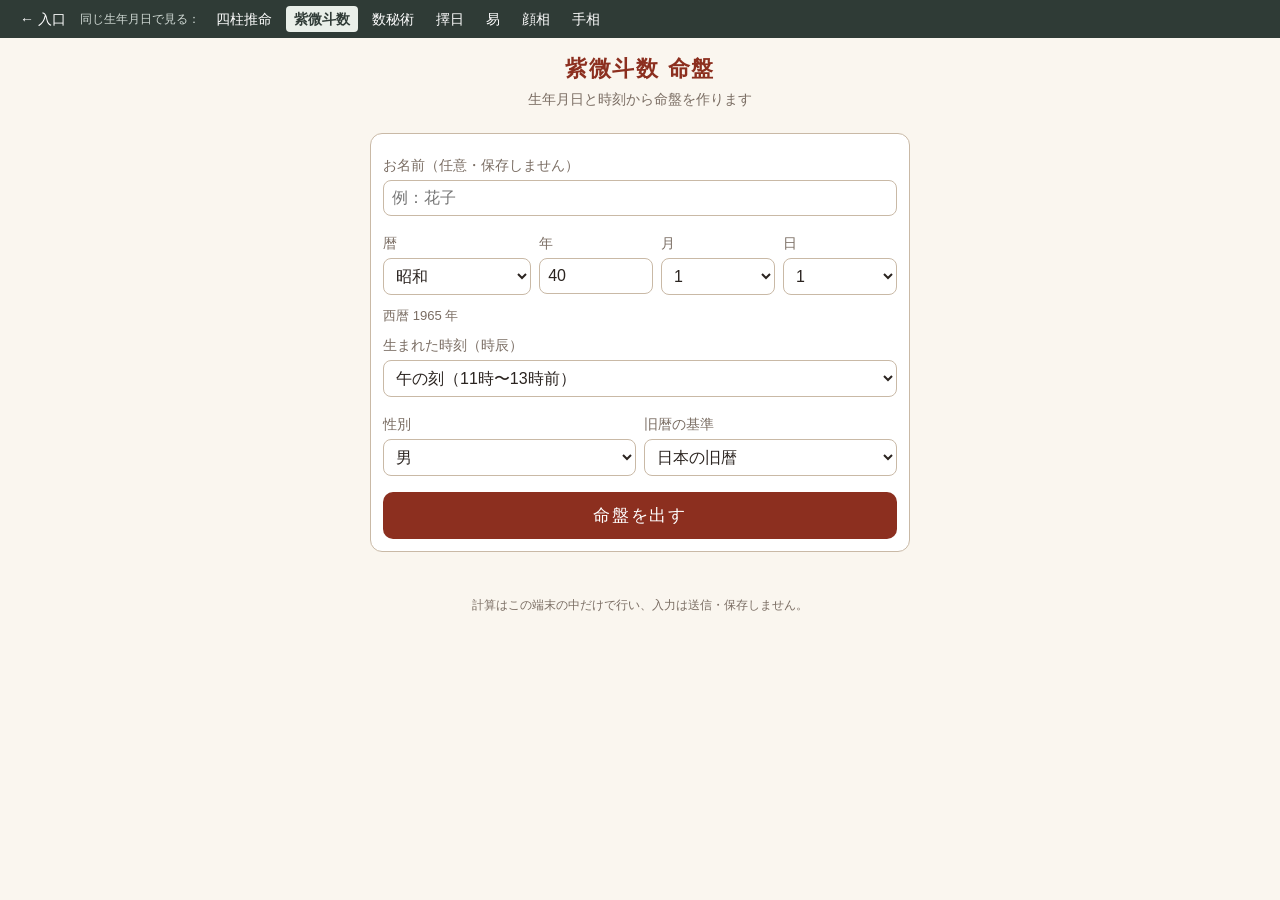
<file: 紫微斗数アプリ/index.html>
<!doctype html>
<html lang="ja">
<head>
<meta charset="utf-8">
<meta name="viewport" content="width=device-width, initial-scale=1">
<title>紫微斗数 命盤</title>
<link rel="stylesheet" href="css/style.css">
</head>
<body>
<header><h1>紫微斗数 命盤</h1><p class="sub">生年月日と時刻から命盤を作ります</p></header>

<main>
<form id="form" class="card" autocomplete="off">
  <label>お名前（任意・保存しません）
    <input id="name" type="text" maxlength="20" placeholder="例：花子">
  </label>
  <div class="row">
    <label class="era">暦
      <select id="era">
        <option value="0">西暦</option>
        <option value="1911">大正</option>
        <option value="1925" selected>昭和</option>
        <option value="1988">平成</option>
        <option value="2018">令和</option>
      </select>
    </label>
    <label class="yr">年 <input id="year" type="number" inputmode="numeric" min="1" max="2100" value="40" required></label>
    <label class="md">月 <select id="month"></select></label>
    <label class="md">日 <select id="day"></select></label>
  </div>
  <p id="seireki" class="hint"></p>
  <label>生まれた時刻（時辰）
    <select id="hour">
      <option value="">不明</option>
      <option value="0">子の刻（0時〜1時前）</option>
      <option value="1">丑の刻（1時〜3時前）</option>
      <option value="2">寅の刻（3時〜5時前）</option>
      <option value="3">卯の刻（5時〜7時前）</option>
      <option value="4">辰の刻（7時〜9時前）</option>
      <option value="5">巳の刻（9時〜11時前）</option>
      <option value="6" selected>午の刻（11時〜13時前）</option>
      <option value="7">未の刻（13時〜15時前）</option>
      <option value="8">申の刻（15時〜17時前）</option>
      <option value="9">酉の刻（17時〜19時前）</option>
      <option value="10">戌の刻（19時〜21時前）</option>
      <option value="11">亥の刻（21時〜23時前）</option>
      <option value="late">夜の子の刻（23時〜24時・翌日として計算）</option>
    </select>
  </label>
  <div class="row">
    <label class="half">性別
      <select id="gender"><option>男</option><option>女</option></select>
    </label>
    <label class="half">旧暦の基準
      <select id="cal"><option value="jp">日本の旧暦</option><option value="cn">中国・台湾の農暦</option></select>
    </label>
  </div>
  <button type="submit">命盤を出す</button>
</form>

<section id="result" hidden>
  <div id="notice" class="notice" hidden></div>
  <div class="pdfrow noprint">
    <button type="button" id="pdf" class="pdfbtn">PDFで保存（印刷）</button>
    <p class="hint center">印刷の画面が出たら、送信先で「PDFに保存」を選んでください。</p>
  </div>
  <section id="points" class="card reading"></section>
  <div id="board" class="board"></div>
  <p class="hint center noprint">マスをタップすると、くわしい説明が出ます。</p>
  <section id="legend" class="card reading small"></section>
  <div id="sihua" class="card small"></div>
  <section id="money" class="card reading"></section>
  <section id="reading" class="card reading"></section>
  <p class="closing">紫微斗数は傾向の参考です。ご本人の意志と行動が運命を作ります。</p>
</section>
</main>

<div id="sheet" class="sheet" hidden>
  <div class="sheet-body" role="dialog" aria-modal="true">
    <button id="close" class="close" aria-label="閉じる">×</button>
    <div id="detail"></div>
  </div>
</div>

<footer>計算はこの端末の中だけで行い、入力は送信・保存しません。</footer>
<script src="js/astro.js"></script>
<script src="js/lunar.js"></script>
<script src="js/ziwei.js"></script>
<script src="js/texts.js"></script>
<script src="js/guide.js"></script>
<script src="js/app.js"></script>
<!-- 占いの入口とのつなぎ（2026-11-18 みこ追加） -->
<script src="../hub.js"></script>
</body>
</html>
</file>
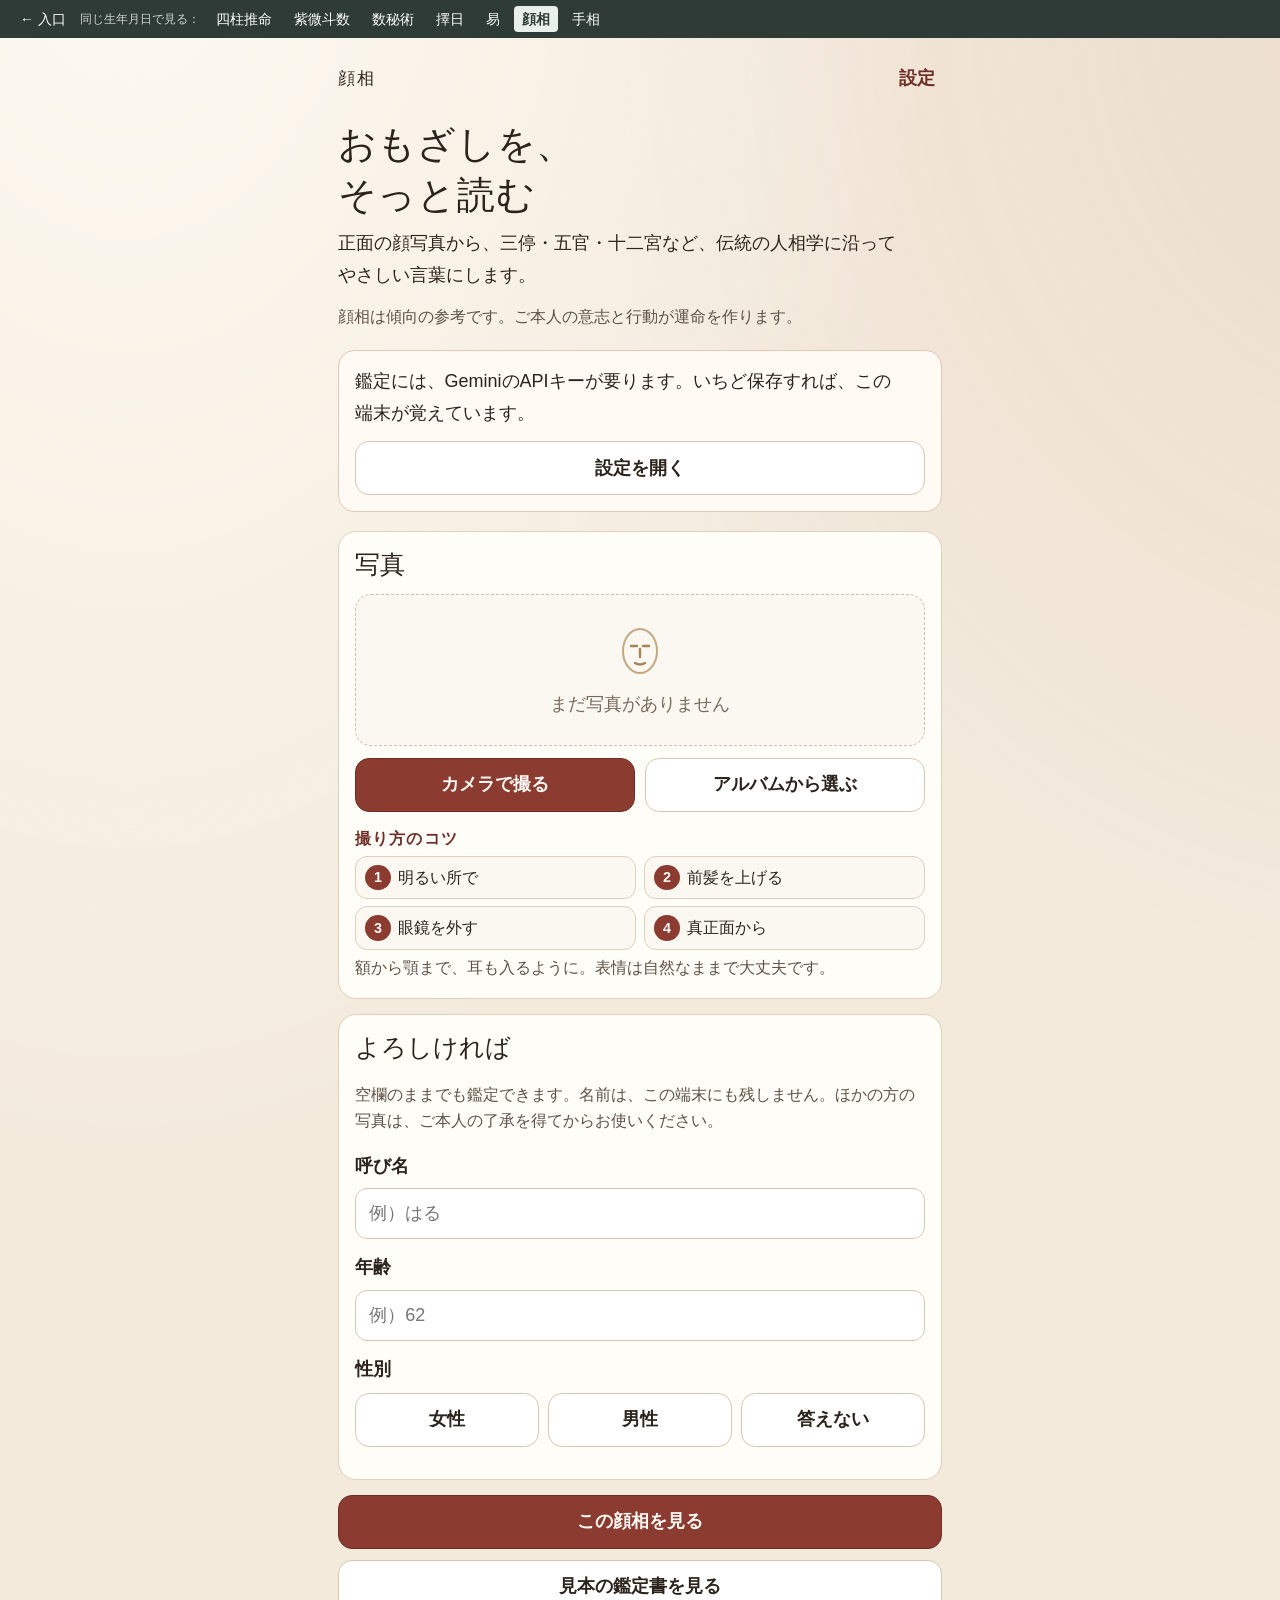
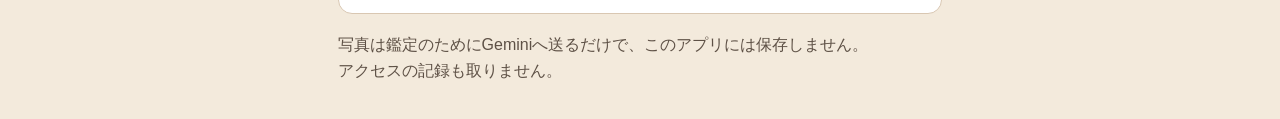
<file: 顔相アプリ/index.html>
<!DOCTYPE html>
<html lang="ja" translate="no">
<head>
  <meta charset="utf-8">
  <meta name="viewport" content="width=device-width, initial-scale=1, viewport-fit=cover">
  <meta name="google" content="notranslate">
  <meta name="referrer" content="no-referrer">
  <meta name="description" content="正面の顔写真から、伝統の人相学（顔相）をやさしい言葉で読む鑑定書です。">
  <meta name="theme-color" content="#efe4d4">
  <meta http-equiv="Content-Security-Policy" content="default-src 'none'; img-src data: blob:; style-src 'unsafe-inline'; script-src 'unsafe-inline'; connect-src https://generativelanguage.googleapis.com; base-uri 'none'; form-action 'none'">
  <title>顔相鑑定</title>
  <link rel="icon" href="data:image/svg+xml,%3Csvg xmlns='http://www.w3.org/2000/svg' viewBox='0 0 64 64'%3E%3Crect fill='%23f6efe4' width='64' height='64' rx='12'/%3E%3Cellipse cx='32' cy='33' rx='16' ry='21' fill='none' stroke='%238f3d32' stroke-width='3'/%3E%3Cpath d='M24 28h6M34 28h6M32 31v8M27 45q5 3 10 0' fill='none' stroke='%238f3d32' stroke-width='2.5' stroke-linecap='round'/%3E%3C/svg%3E">
  <!--
    顔相鑑定。このファイルだけで動きます。
    APIキーは書き込まないでください。使う人の端末の中だけに保存します。
    モデル名の初期値は、下のスクリプトの DEFAULT_MODEL です。
  -->
  <style>
    :root {
      color-scheme: light;
      --paper: #f3eadc;
      --paper-deep: #e7d9c6;
      --card: #fffdf8;
      --ink: #2c241c;
      --ink-soft: #5e5146;
      --muted: #7a6a5c;
      --line: #e0d0bc;
      --shu: #8c3b30;
      --shu-deep: #6f2d25;
      --gold: #a68456;
      --moss: #2f5c45;
      --serif: "Iowan Old Style", "Hiragino Mincho ProN", "Yu Mincho", YuMincho, "Noto Serif JP", serif;
      --sans: "Hiragino Sans", "Hiragino Kaku Gothic ProN", "Yu Gothic Medium", "Yu Gothic", YuGothic, "Noto Sans JP", "Noto Sans CJK JP", sans-serif;
    }

    * { box-sizing: border-box; }

    html { background: var(--paper); }

    body {
      margin: 0;
      min-height: 100%;
      background:
        radial-gradient(ellipse at 10% -10%, rgba(255, 252, 245, 0.9), transparent 50%),
        radial-gradient(ellipse at 110% 0%, rgba(196, 146, 122, 0.16), transparent 42%),
        var(--paper);
      color: var(--ink);
      font-family: var(--sans);
      font-size: 1.125rem;
      line-height: 1.75;
      -webkit-text-size-adjust: 100%;
    }

    button, input, select, textarea { font: inherit; color: inherit; }

    button { cursor: pointer; }

    .wrap {
      width: min(40rem, 100%);
      margin: 0 auto;
      padding: calc(1rem + env(safe-area-inset-top)) 1.1rem calc(2.2rem + env(safe-area-inset-bottom));
    }

    .topbar {
      display: flex;
      align-items: center;
      justify-content: space-between;
      gap: 1rem;
      margin-bottom: 1.1rem;
    }

    .brand {
      margin: 0;
      font-family: var(--serif);
      font-size: 1.05rem;
      letter-spacing: 0.14em;
      font-weight: 500;
    }

    h1 {
      margin: 0 0 0.45rem;
      font-family: var(--serif);
      font-weight: 500;
      font-size: 2rem;
      line-height: 1.35;
      letter-spacing: 0.02em;
    }

    h2 {
      margin: 0 0 0.7rem;
      font-family: var(--serif);
      font-size: 1.55rem;
      font-weight: 500;
      line-height: 1.4;
    }

    .lead { margin: 0 0 0.7rem; }

    .philosophy {
      margin: 0 0 1.25rem;
      color: var(--ink-soft);
      font-size: 1rem;
      line-height: 1.7;
    }

    .banner {
      background: #fffaf3;
      border: 1px solid #e4c7b4;
      border-radius: 16px;
      padding: 0.95rem 1rem 1rem;
      margin-bottom: 1.15rem;
    }

    .banner p { margin: 0 0 0.75rem; }

    .card {
      background: var(--card);
      border: 1px solid var(--line);
      border-radius: 18px;
      padding: 1rem;
      margin: 0 0 0.95rem;
    }

    fieldset {
      border: 0;
      margin: 0 0 0.95rem;
      padding: 0;
    }

    legend {
      padding: 0;
      margin-bottom: 0.45rem;
      font-weight: 650;
    }

    .hint, .quiet {
      color: var(--ink-soft);
      font-size: 1rem;
      line-height: 1.65;
    }

    .hint { margin: 0.35rem 0 0; }

    label.field {
      display: block;
      margin: 0 0 0.85rem;
      font-weight: 650;
    }

    input[type="text"],
    input[type="password"],
    input[type="url"] {
      display: block;
      width: 100%;
      margin-top: 0.35rem;
      padding: 0.75rem 0.85rem;
      border: 1.5px solid #d9c7b2;
      border-radius: 12px;
      background: #fff;
      font-weight: 450;
      line-height: 1.4;
    }

    input:focus-visible,
    button:focus-visible {
      outline: 3px solid #e2b2a4;
      outline-offset: 2px;
    }

    .choices {
      display: flex;
      flex-wrap: wrap;
      gap: 0.55rem;
    }

    .choice {
      position: relative;
      flex: 1 1 7.5rem;
      min-height: 3.4rem;
      display: flex;
      align-items: center;
      justify-content: center;
      padding: 0.65rem 0.7rem;
      border: 1.5px solid #d9c7b2;
      border-radius: 14px;
      background: #fff;
      text-align: center;
      font-weight: 650;
    }

    .choice input {
      position: absolute;
      opacity: 0;
      width: 1px;
      height: 1px;
    }

    .choice.is-selected {
      border-color: var(--shu);
      background: #fbf3ee;
      box-shadow: inset 0 0 0 1px var(--shu);
    }

    .btn {
      display: inline-flex;
      align-items: center;
      justify-content: center;
      min-height: 3.4rem;
      padding: 0.7rem 1.1rem;
      border-radius: 14px;
      border: 1.5px solid transparent;
      text-decoration: none;
      font-weight: 700;
      line-height: 1.3;
      text-align: center;
    }

    .btn-primary {
      width: 100%;
      background: var(--shu);
      color: #fffaf6;
      border-color: var(--shu-deep);
    }

    .btn-primary:active { background: var(--shu-deep); }

    .btn-secondary {
      width: 100%;
      background: #fff;
      color: var(--ink);
      border-color: #d9c7b2;
    }

    .btn-ghost {
      background: transparent;
      color: var(--shu-deep);
      border-color: transparent;
      min-height: 2.8rem;
      padding-inline: 0.4rem;
      font-weight: 650;
    }

    .btn-row { display: grid; gap: 0.6rem; }

    .btn-row.pair { grid-template-columns: 1fr 1fr; }

    .btn-row.pair .btn {
      padding-inline: 0.45rem;
      font-size: 1.02rem;
    }

    .btn:disabled { opacity: 0.55; cursor: default; }

    .stack { display: grid; gap: 0.65rem; }

    .photo-well {
      min-height: 9.5rem;
      border: 1.5px dashed #d3c0aa;
      border-radius: 16px;
      background: #fbf7f1;
      display: grid;
      place-items: center;
      overflow: hidden;
      margin-bottom: 0.75rem;
    }

    .photo-well img {
      width: 100%;
      max-height: 22rem;
      object-fit: contain;
      background: #f6efe6;
    }

    .empty-photo {
      padding: 1.2rem;
      text-align: center;
      color: var(--muted);
    }

    .empty-photo svg { display: block; margin: 0 auto 0.35rem; }

    .message {
      margin: 0.75rem 0 0;
      padding: 0.8rem 0.9rem;
      border-radius: 12px;
      background: #fbf1ec;
      border: 1px solid #e7cfc4;
    }

    .label {
      margin: 0.8rem 0 0.1rem;
      font-size: 0.98rem;
      letter-spacing: 0.08em;
      color: var(--shu-deep);
      font-weight: 700;
    }

    .message.ok {
      background: #f3f7f3;
      border-color: #c9dbc9;
      color: var(--moss);
    }

    .visually-hidden {
      position: absolute !important;
      width: 1px !important;
      height: 1px !important;
      padding: 0 !important;
      margin: -1px !important;
      overflow: hidden !important;
      clip: rect(0, 0, 0, 0) !important;
      white-space: nowrap !important;
      border: 0 !important;
    }

    .key-row { display: grid; grid-template-columns: 1fr auto; gap: 0.5rem; align-items: end; }

    .linkish {
      color: var(--shu-deep);
      font-weight: 650;
    }

    .loading-box {
      min-height: 60vh;
      display: grid;
      align-content: center;
      justify-items: center;
      text-align: center;
      gap: 0.4rem;
      padding: 2rem 0.5rem;
    }

    .seal {
      width: 4.2rem;
      height: 4.2rem;
      margin: 0 auto 0.55rem;
      border: 2px solid var(--shu);
      color: var(--shu);
      border-radius: 50%;
      display: grid;
      place-items: center;
      font-family: var(--serif);
      font-size: 1.7rem;
      line-height: 1;
      transform: rotate(-8deg);
    }

    .seal.is-waiting { animation: breathe 2.6s ease-in-out infinite; }

    @keyframes breathe {
      0%, 100% { opacity: 1; }
      50% { opacity: 0.55; }
    }

    .sheet-frame { padding: 7px; }

    .sheet {
      background: var(--card);
      border-radius: 8px;
      box-shadow:
        0 0 0 1px #c4a882,
        0 0 0 6px #fffdf8,
        0 0 0 7px #c4a882,
        0 16px 40px rgba(70, 46, 28, 0.08);
      padding: 1.45rem 1.15rem 1.6rem;
    }

    .sheet-head { text-align: center; margin-bottom: 1.1rem; }

    .sheet-kicker {
      margin: 0.15rem 0 0.2rem;
      letter-spacing: 0.18em;
      font-family: var(--serif);
      font-size: 0.95rem;
    }

    .sheet h1 {
      font-size: 2.05rem;
      margin-bottom: 0.25rem;
    }

    .sheet-date { margin: 0; color: var(--ink-soft); font-size: 1rem; }

    .who {
      margin: 0.85rem 0 0;
      font-size: 1.08rem;
    }

    .face-photo {
      width: 100%;
      max-height: 28rem;
      object-fit: contain;
      background: #f6efe6;
      border-radius: 12px;
      border: 1px solid var(--line);
    }

    figcaption {
      margin-top: 0.35rem;
      text-align: center;
      color: var(--muted);
      font-size: 0.98rem;
    }

    .sample-flag {
      margin: 0.9rem 0 0;
      padding: 0.7rem 0.85rem;
      background: #fbf6ea;
      border: 1px solid #e4d3ae;
      border-radius: 12px;
      text-align: left;
    }

    .block { margin: 1.25rem 0 0; }

    .block h2 {
      padding-bottom: 0.25rem;
      border-bottom: 1px solid var(--line);
    }

    .block h3 {
      margin: 0.85rem 0 0.15rem;
      font-size: 1.05rem;
      color: var(--shu-deep);
      font-weight: 700;
    }

    .line-card {
      margin-top: 0.85rem;
      padding-top: 0.85rem;
      border-top: 1px solid var(--line);
    }

    .line-card h3 {
      margin: 0;
      font-family: var(--serif);
      font-size: 1.4rem;
      font-weight: 500;
      color: var(--ink);
    }

    .line-card .about {
      margin: 0.1rem 0 0.45rem;
      color: var(--muted);
      font-size: 0.98rem;
    }

    .absent {
      margin: 0.4rem 0 0;
    }

    .endnote {
      margin-top: 1.4rem;
      padding: 0.9rem 0.95rem;
      border: 1px solid #e4d3ae;
      background: #fbf8f1;
      border-radius: 12px;
      text-align: center;
      font-family: var(--serif);
      line-height: 1.8;
    }

    .actions { margin-top: 1.1rem; }

    details.more {
      margin-top: 0.8rem;
      color: var(--ink-soft);
      font-size: 0.98rem;
    }

    details.more summary { cursor: pointer; font-weight: 650; color: var(--ink); }

    .tips { margin: 0.4rem 0 0; padding-left: 1.2rem; }

    .tips li { margin: 0.2rem 0; }

    p, li, .lead, .philosophy, .who, .quiet, .hint, figcaption {
      line-break: strict;
      word-break: auto-phrase;
      text-wrap: pretty;
    }

    @media (min-width: 720px) {
      h1 { font-size: 2.35rem; }
      .btn-row.pair .btn { font-size: 1.125rem; }
      .sheet { padding: 2rem 1.8rem 2.1rem; }
    }

    @media (prefers-reduced-motion: reduce) {
      .seal.is-waiting { animation: none; }
    }


    .face-photo { max-height: 24rem; }

    h1:focus { outline: none; }

    .tip-list {
      margin: 0.2rem 0 0;
      padding: 0;
      list-style: none;
      display: grid;
      grid-template-columns: 1fr 1fr;
      gap: 0.45rem;
    }

    .tip-list li {
      display: flex;
      gap: 0.45rem;
      align-items: center;
      padding: 0.5rem 0.6rem;
      background: #fbf7f1;
      border: 1px solid var(--line);
      border-radius: 12px;
      font-size: 1rem;
      line-height: 1.45;
    }

    .tip-list .num {
      flex: none;
      width: 1.6rem;
      height: 1.6rem;
      border-radius: 50%;
      background: var(--shu);
      color: #fffaf6;
      display: grid;
      place-items: center;
      font-size: 0.9rem;
      font-weight: 700;
    }

    .santei-row {
      display: grid;
      grid-template-columns: 4.6rem 1fr;
      gap: 0.6rem;
      margin-top: 0.75rem;
      padding-top: 0.75rem;
      border-top: 1px solid var(--line);
    }

    .santei-row .tag {
      font-family: var(--serif);
      font-size: 1.25rem;
      color: var(--shu-deep);
      line-height: 1.3;
    }

    .santei-row .tag small {
      display: block;
      font-family: var(--sans);
      font-size: 0.85rem;
      color: var(--muted);
    }

    .santei-row p { margin: 0 0 0.35rem; }

    .element-badge {
      display: inline-flex;
      align-items: center;
      gap: 0.5rem;
      margin: 0.3rem 0 0.2rem;
      padding: 0.25rem 0.8rem 0.25rem 0.3rem;
      border: 1px solid #e4c7b4;
      border-radius: 999px;
      background: #fbf3ee;
      font-weight: 650;
    }

    .element-badge .kanji {
      width: 2rem;
      height: 2rem;
      border-radius: 50%;
      background: var(--shu);
      color: #fffaf6;
      display: grid;
      place-items: center;
      font-family: var(--serif);
      font-size: 1.15rem;
    }

    .good-list, .care-list, .luck-list {
      margin: 0.4rem 0 0;
      padding-left: 1.3rem;
    }

    .good-list li, .care-list li, .luck-list li { margin: 0.3rem 0; }

    .good-list li::marker { color: var(--moss); }
    .care-list li::marker { color: var(--gold); }
    .luck-list li::marker { color: var(--shu); }

    .place {
      margin: 0.05rem 0 0.4rem;
      color: var(--muted);
      font-size: 0.98rem;
    }
    @media print {
      html, body { background: #fff !important; }
      .no-print { display: none !important; }
      .wrap { max-width: none; padding: 0; }
      .sheet-frame { padding: 0; }
      .sheet {
        box-shadow: none;
        border: 1px solid #bfae96;
        border-radius: 0;
      }
      .line-card, .santei-row { break-inside: avoid; }
      .block h2 { break-after: avoid; }
      a { color: inherit; text-decoration: none; }
      @page { margin: 12mm; }
    }
  </style>
</head>
<body>
  <div class="wrap">
    <header class="topbar no-print">
      <p class="brand">顔相</p>
      <button type="button" class="btn btn-ghost" id="openSettings">設定</button>
    </header>

    <main id="screen-home">
      <h1>おもざしを、<br>そっと読む</h1>
      <p class="lead">正面の顔写真から、三停・五官・十二宮など、伝統の人相学に沿ってやさしい言葉にします。</p>
      <p class="philosophy">顔相は傾向の参考です。ご本人の意志と行動が運命を作ります。</p>

      <div class="banner" id="keyBanner">
        <p>鑑定には、GeminiのAPIキーが要ります。いちど保存すれば、この端末が覚えています。</p>
        <button type="button" class="btn btn-secondary" id="openSettingsBanner">設定を開く</button>
      </div>

      <form id="readForm" novalidate>
        <section class="card">
          <h2>写真</h2>
          <div class="photo-well">
            <div class="empty-photo" id="photoEmpty">
              <svg width="64" height="64" viewBox="0 0 64 64" aria-hidden="true">
                <ellipse cx="32" cy="32" rx="17" ry="22" fill="none" stroke="#c4a882" stroke-width="2"/>
                <path d="M23 27h6M35 27h6M32 30v8M27 44q5 3 10 0" fill="none" stroke="#a68456" stroke-width="2.4" stroke-linecap="round"/>
              </svg>
              まだ写真がありません
            </div>
            <img id="photoPreview" alt="選んだ顔の写真" hidden>
          </div>
          <div class="btn-row pair">
            <label class="btn btn-primary" for="cameraInput">カメラで撮る</label>
            <label class="btn btn-secondary" for="fileInput">アルバムから選ぶ</label>
          </div>
          <p class="label">撮り方のコツ</p>
          <ul class="tip-list">
            <li><span class="num">1</span>明るい所で</li>
            <li><span class="num">2</span>前髪を上げる</li>
            <li><span class="num">3</span>眼鏡を外す</li>
            <li><span class="num">4</span>真正面から</li>
          </ul>
          <p class="hint" id="photoMeta">額から顎まで、耳も入るように。表情は自然なままで大丈夫です。</p>
          <div class="message" id="photoError" hidden></div>
        </section>

        <section class="card">
          <h2>よろしければ</h2>
          <p class="quiet">空欄のままでも鑑定できます。名前は、この端末にも残しません。ほかの方の写真は、ご本人の了承を得てからお使いください。</p>
          <label class="field">呼び名
            <input type="text" id="nameInput" name="name" maxlength="40" autocomplete="nickname" placeholder="例）はる">
          </label>
          <label class="field">年齢
            <input type="text" id="ageInput" name="age" inputmode="numeric" maxlength="3" autocomplete="off" placeholder="例）62">
          </label>
          <fieldset>
            <legend>性別</legend>
            <div class="choices">
              <label class="choice"><input type="radio" name="gender" value="女性"><span>女性</span></label>
              <label class="choice"><input type="radio" name="gender" value="男性"><span>男性</span></label>
              <label class="choice"><input type="radio" name="gender" value="答えない"><span>答えない</span></label>
            </div>
          </fieldset>
        </section>

        <p class="quiet" id="keyReady" hidden>この端末に、APIキーが保存されています。</p>
        <div class="message" id="formError" hidden></div>
        <div class="stack" style="margin-top: 0.9rem">
          <button type="submit" class="btn btn-primary" id="submitBtn">この顔相を見る</button>
          <button type="button" class="btn btn-secondary" id="sampleBtn">見本の鑑定書を見る</button>
        </div>
      </form>

      <p class="hint" style="margin-top: 1.1rem">写真は鑑定のためにGeminiへ送るだけで、このアプリには保存しません。アクセスの記録も取りません。</p>
    </main>

    <main id="screen-settings" hidden>
      <h1>設定</h1>
      <p class="lead">APIキーは、この端末の中だけに保存されます。アプリのプログラムには、最初からキーは入っていません。</p>

      <form id="settingsForm">
        <label class="field" for="apiKeyInput">GeminiのAPIキー
          <span class="key-row">
            <input type="password" id="apiKeyInput" autocomplete="off" spellcheck="false" placeholder="ここに貼り付け">
            <button type="button" class="btn btn-secondary" id="toggleKey" style="width: auto">表示</button>
          </span>
        </label>
        <p class="hint"><a class="linkish" href="https://aistudio.google.com/apikey" target="_blank" rel="noopener noreferrer">APIキーの作り方（Google AI Studio）</a></p>

        <label class="field" for="modelInput">モデル名
          <input type="text" id="modelInput" autocomplete="off" spellcheck="false">
        </label>
        <p class="hint">通常は、このままで大丈夫です。うまくいかないときだけ変えてください。空にして保存すると、最初の名前に戻ります。</p>
        <label class="field" for="modelSelect">一覧から選ぶ
          <select id="modelSelect" style="width: 100%; font-size: 16px; padding: 0.5rem;">
            <option value="">（選ぶと上の欄に入ります）</option>
            <option value="gemini-2.5-flash">gemini-2.5-flash（ふつう・速い）</option>
            <option value="gemini-2.5-flash-lite">gemini-2.5-flash-lite（軽い・混みにくい）</option>
            <option value="gemini-2.5-pro">gemini-2.5-pro（くわしい・遅い）</option>
            <option value="gemini-flash-latest">gemini-flash-latest（最新のflash）</option>
          </select>
        </label>
        <p><button type="button" class="btn btn-secondary" id="listModels">このキーで使えるモデルを調べる</button></p>
        <p class="hint">キーを入れてから押すと、Google に聞いて、いま使えるモデルを一覧に並べます。混み合って動かない時は、別のモデルを選んで「保存する」を押してください。</p>
        <p><button type="button" class="btn btn-ghost" id="resetModel">最初のモデル名に戻す</button></p>

        <div class="stack">
          <button type="submit" class="btn btn-primary" id="saveSettings">保存する</button>
          <button type="button" class="btn btn-secondary" id="clearKey">キーをこの端末から消す</button>
          <button type="button" class="btn btn-ghost" id="backFromSettings">もどる</button>
        </div>
      </form>
      <div class="message" id="settingsStatus" hidden></div>

      <section class="card" style="margin-top: 1.2rem">
        <h2>だいじなこと</h2>
        <p>キーは、このスマートフォン（またはパソコン）の中だけに残ります。どこかのサーバーへ預けたりはしません。鑑定のときだけ、写真と一緒にGoogleのGeminiへ直接送られます。</p>
        <p>写真は、このアプリには保存しません。共有の端末では、使い終わったらキーを消してください。キーは人に教えないでください。</p>
        <p>手相アプリと同じキーが使えます。ただし、ページの置き場所（リポジトリ）が違うと、キーはもう一度保存が要ります。</p>
      </section>
    </main>

    <main id="screen-loading" hidden>
      <div class="loading-box">
        <div class="seal is-waiting" aria-hidden="true">相</div>
        <h1 id="loadingMessage">おもざしを拝見しています</h1>
        <p class="quiet">数十秒かかることがあります。この画面のまま、少々お待ちください。</p>
        <button type="button" class="btn btn-ghost" id="cancelLoading">やめる</button>
      </div>
    </main>

    <main id="screen-result" hidden>
      <div class="sheet-frame">
        <article class="sheet" id="resultSheet"></article>
      </div>
      <div class="stack actions no-print">
        <button type="button" class="btn btn-primary" id="saveHtmlBtn">鑑定書をHTMLで保存</button>
        <button type="button" class="btn btn-secondary" id="printBtn">印刷・PDFに保存</button>
        <p class="hint">HTMLで保存すると、ファイル1つで、あとからブラウザで開けます。印刷の画面で「PDFに保存」も選べます。</p>
        <button type="button" class="btn btn-ghost" id="restartBtn">はじめから</button>
      </div>
    </main>
  </div>

  <input id="cameraInput" class="visually-hidden" type="file" accept="image/*" capture="user">
  <input id="fileInput" class="visually-hidden" type="file" accept="image/*">

  <script>
    "use strict";

    // モデル名は、ここと設定画面のどちらからでも変えられます。
    // gemini-2.5-flash は 2026-12-01 以降、別のモデルへ自動的に振り分けられます。
    var DEFAULT_MODEL = "gemini-3.8-flash";
    var STORAGE_KEY = "gansou.apiKey";
    var STORAGE_MODEL = "gansou.model";
    var DISCLAIMER = "顔相は傾向の参考です。ご本人の意志と行動が運命を作ります。";
    var API_ORIGIN = "https://generativelanguage.googleapis.com/v1beta/models/";

    var SANTEI_FIELDS = [
      ["upper", "上停", "髪の生え際〜眉", "若い頃の運・知性・目上との縁"],
      ["middle", "中停", "眉〜鼻先", "働き盛りの運・行動力・意志"],
      ["lower", "下停", "鼻の下〜顎", "晩年の運・家庭・落ち着き"]
    ];

    var GOKAN_FIELDS = [
      ["brows", "眉", "保寿官", "気持ちの表れ方と、兄弟・友人との縁"],
      ["eyes", "目", "監察官", "心の向き方と、物事を見る力"],
      ["nose", "鼻", "審弁官", "自分を立てる力と、お金との付き合い方"],
      ["mouth", "口", "出納官", "言葉と食、人との信頼"],
      ["ears", "耳", "採聴官", "生まれ持った気質と、人の話を聞く力"]
    ];

    var PALACES = {
      "命宮": "印堂（眉と眉のあいだ）",
      "財帛宮": "鼻（とくに鼻先・小鼻）",
      "官禄宮": "額の中央",
      "田宅宮": "眉と目のあいだ（上まぶた）",
      "兄弟宮": "眉",
      "夫妻宮": "目尻の横（奸門）",
      "子女宮": "目の下（涙堂）",
      "疾厄宮": "鼻の付け根（山根）",
      "遷移宮": "額の両端・こめかみの上",
      "奴僕宮": "顎の両脇",
      "福徳宮": "眉尻の上",
      "父母宮": "額の上の左右（日角・月角）"
    };
    var PALACE_NAMES = Object.keys(PALACES);

    var ELEMENTS = {
      "木": "木形（面長でほっそり）",
      "火": "火形（額が狭く顎がとがる、逆三角）",
      "土": "土形（厚みがあり、どっしり四角め）",
      "金": "金形（四角く、輪郭がはっきり）",
      "水": "水形（丸く、ふっくら）"
    };

    // 観相家の共通の見方（2人以上の観相家が共通して説いていることだけ。出典は README）。
    // 画面には人名を出しません。
    var COMMON_GUIDE = [
      ["額・三停", "額は、前髪で隠さず出していると明るく開いた印象になり、運も開きやすいと読まれます。広くつやのある額は、考える力・学ぶ力のしるしとされます。"],
      ["眉", "眉は、意志や気持ちの表れです。顔の中でいちばん変えやすい部位で、整えると印象も運も変わると読まれます。"],
      ["眉間", "眉と眉のあいだが開いて明るいのは、心のゆとりと、人を受け入れる器の広さのしるしです。眉間をゆるめて開く表情がすすめられます。"],
      ["目", "目は心の窓で、目の輝きはいまの気力を映します。目尻が穏やかに下がるのは、やさしさや受け入れる心の表れと読まれます。大きめの目は感受性や好奇心、小さめの目は慎重さや堅実さと読まれます。"],
      ["鼻", "鼻は、その人自身と、自分を立てる力・活力・稼ぐ力を表すと読まれます。"],
      ["口", "口角が上がっていることを、何より大切な開運のしるしとします。唇のふっくらした厚みは情の厚さ、締まった口元はしっかりした気持ちと読まれます。"],
      ["耳", "肉付きのよい耳はよい相とされます。前を向いた耳は、人の話をよく聞く人と読まれます。"],
      ["あご・頬", "あごは暮らしの土台・家庭・晩年を表し、丸みや豊かさは安定のしるしと読まれます。丸くふっくらした頬は、人との関わりのよさにつながると読まれます。"],
      ["顔の形", "全体に丸みがあり、眉尻と口角が穏やかに結ばれた「顔の中に丸がある」ような顔を、やわらかく調和のとれた吉相とします。"],
      ["血色・表情", "肌のつや・ハリ・明るさは、いまの状態や運の流れのしるしで、睡眠・食事・手入れで整っていきます。いつもしている表情は、やがて顔つきとして定着すると考えます。"],
      ["しわ・ほくろ", "笑いじわや額のしわは、生きてきた年輪としてよいものとされます。眉間のしわは力みの跡で、ゆるめることでほぐれていきます。ほくろは位置で意味を読みますが、気にしすぎないことが大切とされます。"]
    ];
    var COMMON_PARTS = COMMON_GUIDE.map(function (g) { return g[0]; });
    var COMMON_CORE = "顔は生まれつきで決まるものではなく、表情・暮らし方・心の持ち方の積み重ねで変わっていく。";

    var featureSchema = {
      type: "object",
      properties: {
        visible: { type: "boolean", description: "この写真で、はっきり見えるか" },
        seen: { type: "string", description: "形・大きさ・位置・つや。見えないときはその旨だけ" },
        reading: { type: "string", description: "伝統的な意味をふまえたやさしい読み。見えないときは空文字" }
      },
      required: ["visible", "seen", "reading"]
    };

    var partSchema = {
      type: "object",
      properties: {
        seen: { type: "string" },
        reading: { type: "string" }
      },
      required: ["seen", "reading"]
    };

    var RESPONSE_SCHEMA = {
      type: "object",
      properties: {
        isFace: { type: "boolean", description: "正面の顔として鑑定できる写真か。顔でない・不鮮明・横向き・顔の大半が隠れているときは false" },
        retakeMessage: { type: "string", description: "撮り直してほしいときの案内。鑑定できるときは空文字" },
        summary: { type: "string" },
        santei: {
          type: "object",
          properties: {
            upper: partSchema,
            middle: partSchema,
            lower: partSchema,
            balance: { type: "string", description: "三停の釣り合いのまとめ" }
          },
          required: ["upper", "middle", "lower", "balance"]
        },
        gokan: {
          type: "object",
          properties: {
            brows: featureSchema,
            eyes: featureSchema,
            nose: featureSchema,
            mouth: featureSchema,
            ears: featureSchema
          },
          required: ["brows", "eyes", "nose", "mouth", "ears"]
        },
        palaces: {
          type: "array",
          description: "十二宮のうち、この顔で目立つところを3〜5つ",
          items: {
            type: "object",
            properties: {
              name: { type: "string", enum: PALACE_NAMES },
              seen: { type: "string" },
              reading: { type: "string" }
            },
            required: ["name", "seen", "reading"]
          }
        },
        faceShape: {
          type: "object",
          properties: {
            element: { type: "string", enum: ["木", "火", "土", "金", "水"] },
            seen: { type: "string" },
            reading: { type: "string" }
          },
          required: ["element", "seen", "reading"]
        },
        complexion: partSchema,
        commonViews: {
          type: "array",
          description: "観相家の共通の見方。この写真で目立つ部位を2〜4つ、読み方の手引きに沿って",
          items: {
            type: "object",
            properties: {
              part: { type: "string", enum: COMMON_PARTS },
              seen: { type: "string" },
              reading: { type: "string" }
            },
            required: ["part", "seen", "reading"]
          }
        },
        strengths: { type: "array", items: { type: "string" }, description: "よいところ。2〜4つ" },
        cautions: { type: "array", items: { type: "string" }, description: "気をつけたいところ。1〜3つ。やわらかく" },
        luckTips: { type: "array", items: { type: "string" }, description: "開運のヒント。2〜4つ。今日からできる小さなこと" },
        disclaimer: { type: "string" }
      },
      required: [
        "isFace", "retakeMessage", "summary", "santei", "gokan", "palaces",
        "faceShape", "complexion", "commonViews", "strengths", "cautions", "luckTips", "disclaimer"
      ]
    };

    var state = {
      photo: null,
      abort: null,
      loadingTimer: null,
      clearArmed: false,
      lastView: null
    };

    function $(id) { return document.getElementById(id); }

    function clean(value, max) {
      return String(value || "").replace(/[\u0000-\u001f]/g, " ").replace(/\s+/g, " ").trim().slice(0, max);
    }

    function normalizeDigits(value) {
      return String(value || "").replace(/[０-９]/g, function (ch) {
        return String.fromCharCode(ch.charCodeAt(0) - 0xFEE0);
      });
    }

    function readStoredKey() {
      try { return localStorage.getItem(STORAGE_KEY) || ""; }
      catch (e) { return ""; }
    }

    function readStoredModel() {
      try { return localStorage.getItem(STORAGE_MODEL) || ""; }
      catch (e) { return ""; }
    }

    function currentModel() {
      return readStoredModel() || DEFAULT_MODEL;
    }

    function buildPrompt(profile) {
      var palaceGuide = PALACE_NAMES.map(function (name) { return name + "＝" + PALACES[name]; }).join("、");
      var commonGuide = COMMON_GUIDE.map(function (g) { return "- " + g[0] + ": " + g[1]; });
      var lines = [
        "あなたは、東洋の伝統的な人相学（麻衣相法・神相全編の流れをくむ顔相）を、やさしく読み解く鑑定士です。添付の写真だけを根拠に、指定のJSONだけを返してください。",
        "",
        "【相談者】",
        "呼び名: " + (profile.name || "未記入"),
        "年齢: " + (profile.age || "未記入"),
        "性別: " + (profile.gender || "未記入"),
        "",
        "【読む枠組み】",
        "- 三停: 上停（髪の生え際〜眉）、中停（眉〜鼻先）、下停（鼻の下〜顎）。それぞれの広さ・張り・釣り合い。balance に三つの釣り合いのまとめ。",
        "- 五官: 眉（保寿官）、目（監察官）、鼻（審弁官）、口（出納官）、耳（採聴官）。",
        "- 十二宮: " + palaceGuide + "。このうち、この顔で目立つところを3〜5つだけ palaces に入れる。name は必ず上の宮名のどれか。",
        "- 顔の形（五行）: 木形＝面長でほっそり、火形＝額が狭く顎がとがる、土形＝厚みがありどっしり、金形＝四角く輪郭がはっきり、水形＝丸くふっくら。いちばん近いものを element に一字で。混ざっていれば seen で触れる。",
        "- 血色: 写真で分かる範囲の、つやと明るさ。照明や化粧、カメラの色の影響を受けることを前提に、控えめに読む。",
        "",
        "【読み方の手引き（多くの観相家に共通する見方）】",
        "- 土台の考え: " + COMMON_CORE + "造りの良し悪しより、いまの表情・つや・明るさを重く見る。パーツ一つで決めず、顔全体で見る。"
      ].concat(commonGuide, [
        "- commonViews には、この写真でいちばん目立つ部位を2〜4つ選び、part は上の見出しのどれかにする。seen に写真で見えたこと、reading に手引きに沿ったやさしい読みを書く。手引きにない意味を足さない。人名・流派名は書かない。見えない部位は選ばない。",
        "",
        "【守ること】",
        "- 写真が人の顔でない、顔が二人以上、暗すぎる、ピンぼけ、横向き、顔の大半が隠れている（マスク、手、強い影など）場合は isFace を false にする。retakeMessage に撮り直しのお願いとコツ（明るい所、前髪を上げる、眼鏡を外す、真正面から、顔全体と耳まで入れる）を書く。その場合、顔の特徴や運勢を創作しない。ほかの文章はすべて空文字、配列は空にし、faceShape.element は「土」としてよい。",
        "- 前髪や眼鏡、髪で見えない部分は、五官なら visible を false にし、seen に「この写真でははっきり見えません」と書く。想像で埋めない。見えないことを悪い印にしない。",
        "- 断定しない。「〜の傾向」「〜と読まれます」「〜かもしれません」のように書く。",
        "- 不安を煽る表現、脅す言葉、「凶相」「破れ」「短命」などの言い切りは使わない。",
        "- 病気、病名、寿命、死、事故、離婚・死別の時期は書かない。疾厄宮に触れるときも、体調の判断はせず、休み方や暮らし方のヒントにとどめる。",
        "- 容姿をけなす表現、美醜の評価、「〜が小さすぎる」「〜が悪い」のような否定は書かない。特徴は、伝統の読み方として中立に描写する。",
        "- 人種・民族・国籍を推測しない。年齢や性別も推測で書かない（相談者が書いたものだけ使う）。",
        "- cautions は、気をつけたいところを、やわらかく前向きな言い方で書く。",
        "- luckTips は、今日からできる小さな開運のヒント（表情、身だしなみ、言葉、暮らし）。少なくとも1つは「顔は表情や暮らし方で変わっていく」という考えに沿ったもの（口角を上げる、眉間をゆるめる、額を出す、よく眠る、など）にする。",
        "- 丁寧語で、60代の方にも読みやすい長さにする。各文章は2〜4文まで。",
        "- 呼び名があるときは、summary で自然に一度だけ使う。",
        "- disclaimer は次の一文そのものにする: " + DISCLAIMER
      ]);
      return lines.join("\n");
    }

    // Gemini Generative Language API（generateContent）の現行REST形式。手相アプリと同じ。
    // 画像は inline_data.mime_type / data。JSONは generationConfig.responseFormat。
    // 認証はヘッダー x-goog-api-key だけ。URLにも本文にもキーを入れない。
    function buildGeminiRequest(opts) {
      var model = opts.model || DEFAULT_MODEL;
      var generationConfig = {
        temperature: 0.6,
        maxOutputTokens: 8192,
        responseFormat: {
          text: {
            mimeType: "APPLICATION_JSON",
            schema: RESPONSE_SCHEMA
          }
        }
      };
      var thinking = thinkingConfigFor(model);
      if (thinking) generationConfig.thinkingConfig = thinking;
      return {
        url: API_ORIGIN + encodeURIComponent(model) + ":generateContent",
        method: "POST",
        headers: {
          "Content-Type": "application/json",
          "x-goog-api-key": opts.apiKey
        },
        body: {
          contents: [{
            parts: [
              { text: buildPrompt(opts.profile) },
              {
                inline_data: {
                  mime_type: opts.mimeType || "image/jpeg",
                  data: opts.base64
                }
              }
            ]
          }],
          generationConfig: generationConfig
        }
      };
    }

    function thinkingConfigFor(model) {
      if (/^gemini-2\.5/.test(model)) return { thinkingBudget: 0 };
      if (/^gemini-[34]/.test(model)) return { thinkingLevel: "low" };
      return null;
    }

    function extractModelText(data) {
      var feedback = data && data.promptFeedback;
      if (feedback && feedback.blockReason) {
        var blocked = new Error("BLOCKED");
        blocked.code = "BLOCKED";
        throw blocked;
      }
      var candidates = data && data.candidates;
      if (!candidates || !candidates.length) {
        var empty = new Error("EMPTY");
        empty.code = "EMPTY";
        throw empty;
      }
      var candidate = candidates[0];
      var finish = candidate.finishReason || "";
      if (finish && finish !== "STOP" && finish !== "MAX_TOKENS") {
        var stopped = new Error(finish);
        stopped.code = finish === "SAFETY" ? "SAFETY" : "FINISH";
        throw stopped;
      }
      var parts = (candidate.content && candidate.content.parts) || [];
      var text = parts.filter(function (part) {
        return part && part.text && !part.thought;
      }).map(function (part) { return part.text; }).join("\n").trim();
      if (!text) {
        var noText = new Error("EMPTY");
        noText.code = "EMPTY";
        throw noText;
      }
      if (finish === "MAX_TOKENS") {
        var cut = new Error("MAX_TOKENS");
        cut.code = "MAX_TOKENS";
        cut.text = text;
        throw cut;
      }
      return text;
    }

    function parseModelJson(text) {
      var trimmed = String(text || "").trim();
      if (trimmed.indexOf("```") === 0) {
        trimmed = trimmed.replace(/^```(?:json)?\s*/i, "").replace(/\s*```$/, "");
      }
      return JSON.parse(trimmed);
    }

    function asText(value) {
      if (value == null) return "";
      return String(value).trim();
    }

    function friendlyError(info) {
      info = info || {};
      var status = info.status || 0;
      var reason = info.reason || "";
      var errorStatus = info.errorStatus || "";
      var message = info.message || "";
      var code = info.code || "";
      if (code === "network" || info.network) {
        return {
          title: "通信できませんでした",
          body: "電波のよい場所で、もう一度お試しください。写真はそのまま残してあります。"
        };
      }
      if (code === "timeout") {
        return {
          title: "時間がかかりすぎました",
          body: "混み合っていることがあります。しばらくしてから、もう一度お試しください。"
        };
      }
      if (code === "format") {
        return {
          title: "この写真を読み取れませんでした",
          body: "もう一度カメラで撮るか、JPEGの写真を選び直してください。"
        };
      }
      if (code === "BLOCKED" || code === "SAFETY") {
        return {
          title: "この写真では鑑定できませんでした",
          body: "顔が正面から明るく写った写真で、もう一度お試しください。"
        };
      }
      if (code === "BAD_JSON" || code === "EMPTY" || code === "MAX_TOKENS" || code === "FINISH") {
        return {
          title: "返事を読み取れませんでした",
          body: "もう一度お試しください。同じ写真のままで大丈夫です。"
        };
      }
      if (reason === "API_KEY_INVALID" || status === 401 || status === 403 || /API key/i.test(message)) {
        return {
          title: "APIキーが合っていないようです",
          body: "設定を開いて、Google AI Studioのキーを、もう一度貼り付けてください。"
        };
      }
      if (status === 429 || errorStatus === "RESOURCE_EXHAUSTED" || /quota|rate limit/i.test(message)) {
        return {
          title: "いま、利用回数の上限に達しているようです",
          body: "しばらく時間をおいてから、もう一度お試しください。"
        };
      }
      if (status === 404 || (status === 400 && /not found|unknown model|invalid model|is not supported/i.test(message))) {
        return {
          title: "モデル名が見つかりませんでした",
          body: "設定のモデル名を " + DEFAULT_MODEL + " に戻して、もう一度お試しください。"
        };
      }
      if (status === 402 || errorStatus === "FAILED_PRECONDITION") {
        return {
          title: "Google側の利用設定を確認してください",
          body: "APIキーのプランやお支払いの設定が必要なことがあります。Google AI Studioでご確認ください。"
        };
      }
      if (status >= 500) {
        return {
          title: "Google側が混み合っているようです",
          body: "少し時間をおいて、もう一度お試しください。"
        };
      }
      return {
        title: "鑑定を受け取れませんでした",
        body: "しばらくしてから、もう一度お試しください。"
      };
    }

    function readErrorInfo(payload, status) {
      var error = payload && payload.error;
      if (!error && Array.isArray(payload) && payload[0]) error = payload[0].error;
      var reason = "";
      var details = error && error.details;
      if (Array.isArray(details)) {
        details.forEach(function (detail) {
          if (detail && detail.reason) reason = detail.reason;
        });
      }
      return {
        status: status,
        errorStatus: (error && error.status) || "",
        reason: reason,
        message: (error && error.message) || ""
      };
    }

    function loadImage(url) {
      return new Promise(function (resolve, reject) {
        var img = new Image();
        img.onload = function () { resolve(img); };
        img.onerror = function () { reject(new Error("format")); };
        img.src = url;
      });
    }

    function blobToDataUrl(blob) {
      return new Promise(function (resolve, reject) {
        var reader = new FileReader();
        reader.onload = function () { resolve(reader.result); };
        reader.onerror = function () { reject(new Error("format")); };
        reader.readAsDataURL(blob);
      });
    }

    function canvasToBlob(canvas, quality) {
      return new Promise(function (resolve) {
        canvas.toBlob(resolve, "image/jpeg", quality);
      });
    }

    async function compressImageFile(file) {
      if (!file) {
        var missing = new Error("format");
        missing.code = "format";
        throw missing;
      }
      if (file.type && file.type.indexOf("image/") !== 0) {
        var kind = new Error("format");
        kind.code = "format";
        throw kind;
      }
      var source = null;
      var closable = false;
      try {
        if (typeof createImageBitmap === "function") {
          source = await createImageBitmap(file, { imageOrientation: "from-image" });
          closable = true;
        }
      } catch (e) {
        source = null;
      }
      var objectUrl = "";
      if (!source) {
        objectUrl = URL.createObjectURL(file);
        try {
          source = await loadImage(objectUrl);
        } catch (e) {
          URL.revokeObjectURL(objectUrl);
          var failed = new Error("format");
          failed.code = "format";
          throw failed;
        }
      }
      var sw = source.width || source.naturalWidth;
      var sh = source.height || source.naturalHeight;
      var scale = Math.min(1, 1600 / Math.max(sw, sh));
      var width = Math.max(1, Math.round(sw * scale));
      var height = Math.max(1, Math.round(sh * scale));
      var canvas = document.createElement("canvas");
      canvas.width = width;
      canvas.height = height;
      var ctx = canvas.getContext("2d");
      ctx.fillStyle = "#ffffff";
      ctx.fillRect(0, 0, width, height);
      ctx.drawImage(source, 0, 0, width, height);
      if (closable && source.close) source.close();
      if (objectUrl) URL.revokeObjectURL(objectUrl);
      var quality = 0.82;
      var blob = await canvasToBlob(canvas, quality);
      if (!blob) {
        var noBlob = new Error("format");
        noBlob.code = "format";
        throw noBlob;
      }
      while (blob.size > 1200000 && quality > 0.5) {
        quality = Math.round((quality - 0.1) * 10) / 10;
        blob = await canvasToBlob(canvas, quality);
      }
      var dataUrl = await blobToDataUrl(blob);
      return {
        dataUrl: dataUrl,
        base64: String(dataUrl).split(",")[1],
        width: width,
        height: height,
        bytes: blob.size,
        mimeType: "image/jpeg"
      };
    }

    function japaneseDate(date) {
      try {
        return new Intl.DateTimeFormat("ja-JP-u-ca-japanese", {
          era: "long",
          year: "numeric",
          month: "long",
          day: "numeric"
        }).format(date);
      } catch (e) {
        return date.getFullYear() + "年" + (date.getMonth() + 1) + "月" + date.getDate() + "日";
      }
    }

    function show(name) {
      ["home", "settings", "loading", "result"].forEach(function (id) {
        $("screen-" + id).hidden = id !== name;
      });
      if (name !== "loading") stopLoading();
      if (name === "home") refreshKeyBanner();
      var heading = document.querySelector("#screen-" + name + " h1");
      if (heading) {
        heading.tabIndex = -1;
        try { heading.focus({ preventScroll: true }); }
        catch (e) { heading.focus(); }
      }
      window.scrollTo(0, 0);
    }

    function refreshKeyBanner() {
      var hasKey = !!readStoredKey();
      $("keyBanner").hidden = hasKey;
      $("keyReady").hidden = !hasKey;
    }

    function setMessage(id, text, ok) {
      var node = $(id);
      if (!text) {
        node.hidden = true;
        node.textContent = "";
        node.classList.remove("ok");
        return;
      }
      node.hidden = false;
      node.textContent = text;
      node.classList.toggle("ok", !!ok);
      if (!ok) node.scrollIntoView({ block: "nearest", behavior: "smooth" });
    }

    function syncChoices(root) {
      (root || document).querySelectorAll(".choice").forEach(function (label) {
        var input = label.querySelector("input");
        label.classList.toggle("is-selected", !!(input && input.checked));
      });
    }

    function selectedValue(name) {
      var input = document.querySelector("input[name='" + name + "']:checked");
      return input ? input.value : "";
    }

    function readProfile() {
      var age = normalizeDigits(clean($("ageInput").value, 3));
      if (age && !/^\d{1,3}$/.test(age)) age = "";
      if (age && (Number(age) < 1 || Number(age) > 120)) age = "";
      return {
        name: clean($("nameInput").value, 40),
        age: age,
        gender: selectedValue("gender")
      };
    }

    function addParagraphs(parent, text) {
      String(text || "").split(/\n+/).forEach(function (part) {
        var trimmed = part.trim();
        if (!trimmed) return;
        parent.appendChild(el("p", "", trimmed));
      });
    }

    function el(tag, className, text) {
      var node = document.createElement(tag);
      if (className) node.className = className;
      if (text != null) node.textContent = text;
      return node;
    }

    function startLoading() {
      var messages = [
        "おもざしを拝見しています",
        "三停と五官を見ています",
        "言葉を整えています",
        "もう少々、お待ちください"
      ];
      var index = 0;
      $("loadingMessage").textContent = messages[0];
      clearInterval(state.loadingTimer);
      state.loadingTimer = setInterval(function () {
        index = (index + 1) % messages.length;
        $("loadingMessage").textContent = messages[index];
      }, 4000);
      show("loading");
    }

    function stopLoading() {
      clearInterval(state.loadingTimer);
      state.loadingTimer = null;
    }

    function failReading(info) {
      if (state.abort) state.abort.abort();
      state.abort = null;
      var friendly = friendlyError(info);
      show("home");
      setMessage("formError", friendly.title + "。" + friendly.body);
      var detail = info && info.message ? info.message : "";
      if (detail && $("formError").textContent.indexOf(detail) === -1) {
        var more = el("span", "");
        more.textContent = "";
        var details = document.createElement("details");
        details.className = "more";
        var summary = document.createElement("summary");
        summary.textContent = "くわしい内容を見る";
        details.appendChild(summary);
        details.appendChild(el("p", "", detail.slice(0, 500)));
        $("formError").appendChild(details);
      }
    }

    async function requestReading(photo, profile) {
      var req = buildGeminiRequest({
        apiKey: readStoredKey(),
        model: currentModel(),
        base64: photo.base64,
        mimeType: photo.mimeType,
        profile: profile
      });
      var controller = new AbortController();
      state.abort = controller;
      state.cancelReason = "";
      var timer = setTimeout(function () {
        state.cancelReason = "timeout";
        controller.abort();
      }, 90000);
      try {
        var response = await fetch(req.url, {
          method: req.method,
          headers: req.headers,
          body: JSON.stringify(req.body),
          signal: controller.signal
        });
        var payload = null;
        try { payload = await response.json(); }
        catch (e) { payload = null; }
        if (!response.ok) {
          var info = readErrorInfo(payload, response.status);
          var httpError = new Error("HTTP");
          httpError.info = info;
          throw httpError;
        }
        var text = extractModelText(payload);
        return normalizeReading(parseModelJson(text));
      } catch (error) {
        if (error && error.name === "AbortError") {
          if (state.cancelReason === "user") {
            var cancelled = new Error("cancelled");
            cancelled.code = "cancelled";
            throw cancelled;
          }
          var timeout = new Error("timeout");
          timeout.code = "timeout";
          throw timeout;
        }
        if (error && error.info) throw error;
        if (error && error.code) throw error;
        if (error instanceof TypeError) {
          var network = new Error("network");
          network.code = "network";
          throw network;
        }
        if (error instanceof SyntaxError) {
          var bad = new Error("BAD_JSON");
          bad.code = "BAD_JSON";
          throw bad;
        }
        throw error;
      } finally {
        clearTimeout(timer);
        if (state.abort === controller) state.abort = null;
      }
    }

    async function onPickFile(file, input) {
      setMessage("photoError", "");
      setMessage("formError", "");
      if (!file) return;
      try {
        var photo = await compressImageFile(file);
        state.photo = photo;
        $("photoEmpty").hidden = true;
        $("photoPreview").hidden = false;
        $("photoPreview").src = photo.dataUrl;
        var note = "写真を整えました（長辺 " + Math.max(photo.width, photo.height) + "px）。この大きさで送ります。";
        if (Math.max(photo.width, photo.height) < 500) {
          note += " 少し小さいかもしれません。顔が大きく写ったものが向いています。";
        }
        $("photoMeta").textContent = note;
      } catch (error) {
        state.photo = null;
        $("photoPreview").hidden = true;
        $("photoPreview").removeAttribute("src");
        $("photoEmpty").hidden = false;
        setMessage("photoError", friendlyError({ code: "format" }).body);
      } finally {
        if (input) input.value = "";
      }
    }

    function openSettings() {
      $("apiKeyInput").value = readStoredKey();
      $("modelInput").value = currentModel();
      $("apiKeyInput").type = "password";
      $("toggleKey").textContent = "表示";
      state.clearArmed = false;
      $("clearKey").textContent = "キーをこの端末から消す";
      setMessage("settingsStatus", "");
      show("settings");
    }

    function saveSettings() {
      var key = $("apiKeyInput").value.trim();
      var model = $("modelInput").value.trim() || DEFAULT_MODEL;
      if (!key) {
        setMessage("settingsStatus", "APIキーを貼り付けてから、保存してください。");
        return;
      }
      if (/\s/.test(key)) {
        setMessage("settingsStatus", "キーの途中に空白が入っています。もう一度、貼り付けてください。");
        return;
      }
      if (key.length < 20) {
        setMessage("settingsStatus", "キーが短すぎるようです。表示されたキーを、すべてコピーしてください。");
        return;
      }
      if (!/^[A-Za-z0-9][A-Za-z0-9._:-]{1,80}$/.test(model)) {
        setMessage("settingsStatus", "モデル名の形が違うようです。" + DEFAULT_MODEL + " のように入れてください。");
        return;
      }
      localStorage.setItem(STORAGE_KEY, key);
      if (model === DEFAULT_MODEL) localStorage.removeItem(STORAGE_MODEL);
      else localStorage.setItem(STORAGE_MODEL, model);
      $("modelInput").value = model;
      setMessage("settingsStatus", "保存しました。この端末の中だけに残しています。", true);
      state.clearArmed = false;
      $("clearKey").textContent = "キーをこの端末から消す";
    }

    function clearKey() {
      if (!state.clearArmed) {
        state.clearArmed = true;
        $("clearKey").textContent = "本当に消す";
        setMessage("settingsStatus", "もう一度押すと、この端末からキーを消します。");
        return;
      }
      localStorage.removeItem(STORAGE_KEY);
      $("apiKeyInput").value = "";
      state.clearArmed = false;
      $("clearKey").textContent = "キーをこの端末から消す";
      setMessage("settingsStatus", "キーを消しました。", true);
    }

    function asList(value, max) {
      if (!Array.isArray(value)) return [];
      return value.map(asText).filter(Boolean).slice(0, max || 6);
    }

    function asPart(value) {
      var part = value || {};
      return { seen: asText(part.seen), reading: asText(part.reading) };
    }

    function asFeature(value) {
      var f = value || {};
      return {
        visible: f.visible === true || f.visible === "true",
        seen: asText(f.seen),
        reading: asText(f.reading)
      };
    }

    function normalizeReading(raw) {
      if (!raw || typeof raw !== "object" || Array.isArray(raw)) {
        var bad = new Error("BAD_JSON");
        bad.code = "BAD_JSON";
        throw bad;
      }
      var santei = raw.santei || {};
      var gokan = raw.gokan || {};
      var shape = raw.faceShape || {};
      var element = asText(shape.element).charAt(0);
      var seenNames = {};
      var palaces = Array.isArray(raw.palaces) ? raw.palaces.map(function (p) {
        return { name: asText(p && p.name), seen: asText(p && p.seen), reading: asText(p && p.reading) };
      }).filter(function (p) {
        if (!PALACES[p.name] || seenNames[p.name]) return false;
        if (!p.seen && !p.reading) return false;
        seenNames[p.name] = true;
        return true;
      }).slice(0, 5) : [];
      var seenParts = {};
      var commonViews = Array.isArray(raw.commonViews) ? raw.commonViews.map(function (c) {
        return { part: asText(c && c.part), seen: asText(c && c.seen), reading: asText(c && c.reading) };
      }).filter(function (c) {
        if (COMMON_PARTS.indexOf(c.part) < 0 || seenParts[c.part]) return false;
        if (!c.reading) return false;
        seenParts[c.part] = true;
        return true;
      }).slice(0, 4) : [];
      var reading = {
        isFace: raw.isFace === true || raw.isFace === "true",
        retakeMessage: asText(raw.retakeMessage),
        summary: asText(raw.summary),
        santei: { balance: asText(santei.balance) },
        gokan: {},
        palaces: palaces,
        faceShape: {
          element: ELEMENTS[element] ? element : "",
          seen: asText(shape.seen),
          reading: asText(shape.reading)
        },
        complexion: asPart(raw.complexion),
        commonViews: commonViews,
        strengths: asList(raw.strengths, 5),
        cautions: asList(raw.cautions, 4),
        luckTips: asList(raw.luckTips, 5)
      };
      SANTEI_FIELDS.forEach(function (f) { reading.santei[f[0]] = asPart(santei[f[0]]); });
      GOKAN_FIELDS.forEach(function (f) { reading.gokan[f[0]] = asFeature(gokan[f[0]]); });
      // 中身が空なのに「顔です」と返ってきたときは、鑑定せず撮り直しにする。
      if (reading.isFace && !reading.summary && !reading.santei.upper.seen && !reading.gokan.eyes.seen) {
        reading.isFace = false;
      }
      return reading;
    }

    // 見本用のイラスト。実在の人物ではありません。
    function sampleFaceDataUrl() {
      var svg = [
        "<svg xmlns='http://www.w3.org/2000/svg' viewBox='0 0 640 760'>",
        "<rect width='640' height='760' fill='#f4eadc'/>",
        "<path d='M150 300c0-150 80-220 170-220s170 70 170 220' fill='#5c4638'/>",
        "<g fill='#f4d2bf' stroke='#6b4a3a' stroke-width='7' stroke-linejoin='round'>",
        "<ellipse cx='150' cy='380' rx='30' ry='58'/>",
        "<ellipse cx='490' cy='380' rx='30' ry='58'/>",
        "<path d='M160 300c0-120 70-178 160-178s160 58 160 178v90c0 150-80 250-160 250s-160-100-160-250z'/>",
        "</g>",
        "<path d='M200 190c40-50 200-50 240 0' fill='none' stroke='#5c4638' stroke-width='22' stroke-linecap='round'/>",
        "<g fill='none' stroke-linecap='round'>",
        "<path d='M220 312q40-22 78-4M342 308q38-18 78 4' stroke='#4a382c' stroke-width='11'/>",
        "<path d='M232 360q28-18 56 0M352 360q28-18 56 0' stroke='#4a382c' stroke-width='6'/>",
        "<path d='M320 350v110q-6 18-26 20M320 460q6 18 26 20' stroke='#8a6a58' stroke-width='5'/>",
        "<path d='M266 540q54 30 108 0' stroke='#8f3d32' stroke-width='8'/>",
        "<path d='M200 230h240M208 260h224' stroke='#c4a882' stroke-width='2' stroke-dasharray='6 8'/>",
        "</g>",
        "<g fill='#4a382c'><circle cx='260' cy='364' r='9'/><circle cx='380' cy='364' r='9'/></g>",
        "<g fill='#e9a99a' opacity='0.45'><ellipse cx='232' cy='450' rx='34' ry='18'/><ellipse cx='408' cy='450' rx='34' ry='18'/></g>",
        "<g font-family='serif' font-size='22' fill='#8c3b30' text-anchor='start'>",
        "<path d='M560 170v170M560 345v150M560 500v140' stroke='#8c3b30' stroke-width='3'/>",
        "<text x='572' y='262'>上</text><text x='572' y='426'>中</text><text x='572' y='578'>下</text>",
        "</g>",
        "</svg>"
      ].join("");
      return "data:image/svg+xml;charset=utf-8," + encodeURIComponent(svg);
    }

    function sampleReading() {
      return normalizeReading({
        isFace: true,
        retakeMessage: "",
        summary: "額が広く、眉から鼻、口元までが穏やかにそろった、落ち着きのあるおもざしです。上停・中停・下停の釣り合いがよく、若い頃に学んだことを、働き盛りに形にし、晩年に人へ手渡していく流れが読み取れます。急がず、じっくり積み上げるほど味の出る相です。",
        santei: {
          upper: {
            seen: "額は広めで、生え際がなだらかです。",
            reading: "考える力と、目上の人から学ぶ縁に恵まれやすい傾向と読まれます。"
          },
          middle: {
            seen: "眉から鼻先までがまっすぐ通り、鼻筋に張りがあります。",
            reading: "自分で決めて動く力が、働き盛りに発揮されやすい相です。"
          },
          lower: {
            seen: "顎はやわらかな丸みがあり、口元が締まっています。",
            reading: "家庭や身近な人との縁を大切にし、晩年に落ち着きを得やすいと読まれます。"
          },
          balance: "三つの長さがほぼ同じで、伝統では「三停均等」として、人生の前半・中盤・後半に大きな偏りが出にくい相とされます。"
        },
        gokan: {
          brows: { visible: true, seen: "眉は濃すぎず、目より少し長く、ゆるやかな弧を描いています。", reading: "気持ちを穏やかに表す方で、友人や兄弟との縁を長く保ちやすい傾向です。" },
          eyes: { visible: true, seen: "目は切れ長で、黒目がはっきりしています。", reading: "物事をよく見て、落ち着いて判断する力があると読まれます。" },
          nose: { visible: true, seen: "鼻筋が通り、小鼻にほどよい厚みがあります。", reading: "自分の足で立つ力と、お金を守る堅実さの相とされます。" },
          mouth: { visible: true, seen: "口は大きすぎず、口角がわずかに上がっています。", reading: "言葉に信頼があり、人に安心を与える相です。" },
          ears: { visible: true, seen: "耳は目の高さより少し上から始まり、耳たぶがふっくらしています。", reading: "人の話をよく聞き、生まれ持った穏やかさがある、と読まれます。" }
        },
        palaces: [
          { name: "官禄宮", seen: "額の中央が広く、なめらかです。", reading: "仕事での信用を積み上げやすい相です。役目を任されるほど力が出るでしょう。" },
          { name: "命宮", seen: "眉と眉のあいだが指一本半ほど開き、明るく見えます。", reading: "心にゆとりがあり、人を受け入れる器の広さがあると読まれます。" },
          { name: "財帛宮", seen: "鼻先が丸く、小鼻が張っています。", reading: "入ったものを大切に守る、堅実なお金の使い方と相性がよい傾向です。" },
          { name: "田宅宮", seen: "眉と目のあいだにゆとりがあります。", reading: "住まいや土地との縁が穏やかで、家を整えることが運の土台になりやすいと読まれます。" }
        ],
        faceShape: {
          element: "土",
          seen: "輪郭に厚みがあり、頬から顎にかけてどっしりとしています。",
          reading: "土形の人は、誠実で粘り強く、まわりから頼られやすいとされます。一度決めたことをこつこつ続ける力が持ち味です。"
        },
        complexion: {
          seen: "額と頬に明るさがあり、つやも見えます（照明の影響もあります）。",
          reading: "伝統では、明るい血色は物事が進みやすい時期のしるしと読まれます。"
        },
        commonViews: [
          { part: "口", seen: "口角がわずかに上がり、口元が締まっています。", reading: "口角が上がっていることは、多くの観相家が何より大切にする開運のしるしです。締まった口元は、しっかりした気持ちの表れと読まれます。" },
          { part: "眉間", seen: "眉と眉のあいだが広く開き、明るく見えます。", reading: "心にゆとりがあり、人を受け入れやすい相と読まれます。いまの穏やかな表情を続けると、この良さがさらに育ちます。" },
          { part: "額・三停", seen: "額が広く、髪で隠れずに出ています。", reading: "額を出していると明るく開いた印象になり、運も開きやすいとされます。考える力・学ぶ力のしるしでもあります。" }
        ],
        strengths: [
          "落ち着いた判断力と、人に安心を与える雰囲気",
          "決めたことを長く続ける粘り強さ",
          "住まいや仕事の土台を整える力"
        ],
        cautions: [
          "まじめさゆえに、ひとりで抱え込みやすいかもしれません。早めに人を頼ると楽になります。",
          "慎重なぶん、決めるまでに時間がかかることがあります。小さく試すのも一つの手です。"
        ],
        luckTips: [
          "朝、鏡の前で口角を上げてから出かける（いつもの表情が、顔つきを育てます）",
          "眉間に力が入ったと気づいたら、ふっとゆるめる",
          "眉を整え、額を出す髪型にすると、明るい印象が増します",
          "よく眠り、顔の血色を整える"
        ],
        disclaimer: DISCLAIMER
      });
    }

    function addLabeled(parent, label, text) {
      if (!text) return;
      parent.appendChild(el("p", "label", label));
      addParagraphs(parent, text);
    }

    function addList(parent, className, items) {
      var list = el("ul", className);
      items.forEach(function (item) { list.appendChild(el("li", "", item)); });
      parent.appendChild(list);
    }

    function renderReading(view) {
      state.lastView = view;
      var r = view.reading;
      var sheet = $("resultSheet");
      sheet.textContent = "";
      var head = el("header", "sheet-head");
      head.appendChild(el("div", "seal", "相"));
      head.appendChild(el("p", "sheet-kicker", "顔相"));
      head.appendChild(el("h1", "", "鑑定書"));
      head.appendChild(el("p", "sheet-date", japaneseDate(view.date || new Date())));
      var whoBits = [];
      whoBits.push(view.sample ? "見本" : (view.profile.name || "名前記入なし"));
      if (!view.sample && view.profile.age) whoBits.push(view.profile.age + "歳");
      if (!view.sample && view.profile.gender && view.profile.gender !== "答えない") whoBits.push(view.profile.gender);
      head.appendChild(el("p", "who", whoBits.join("　")));
      sheet.appendChild(head);

      var figure = el("figure");
      var img = el("img", "face-photo");
      img.src = view.photoUrl;
      img.alt = view.sample ? "見本用の顔のイラスト" : "鑑定した顔の写真";
      figure.appendChild(img);
      figure.appendChild(el("figcaption", "", view.sample ? "イラスト（見本）" : "鑑定に使った写真"));
      sheet.appendChild(figure);

      if (view.sample) {
        sheet.appendChild(el("p", "sample-flag", "これは見本です。イラストをもとにした、読み方の例です。実在の方の顔相ではありません。"));
      }

      if (!r.isFace) {
        var retake = el("section", "block");
        retake.appendChild(el("h2", "", "もう一度、撮ってみてください"));
        addParagraphs(retake, r.retakeMessage || "顔として、はっきり見えませんでした。明るい場所で、もう一度お願いします。");
        addList(retake, "tips", [
          "明るい所で撮る（窓のそばが向いています）",
          "前髪を上げて、額を出す",
          "眼鏡やマスクを外す",
          "真正面から、顔全体と耳まで入れる",
          "ひとりだけで写る"
        ]);
        sheet.appendChild(retake);
        sheet.appendChild(el("p", "endnote", DISCLAIMER));
        show("result");
        return;
      }

      var summary = el("section", "block");
      summary.appendChild(el("h2", "", "総評"));
      addParagraphs(summary, r.summary);
      sheet.appendChild(summary);

      var santei = el("section", "block");
      santei.appendChild(el("h2", "", "三停"));
      SANTEI_FIELDS.forEach(function (f) {
        var part = r.santei[f[0]];
        var row = el("div", "santei-row");
        var tag = el("div", "tag", f[1]);
        tag.appendChild(el("small", "", f[2]));
        row.appendChild(tag);
        var body = el("div");
        body.appendChild(el("p", "place", f[3]));
        if (part.seen) body.appendChild(el("p", "", part.seen));
        if (part.reading) body.appendChild(el("p", "", part.reading));
        if (!part.seen && !part.reading) body.appendChild(el("p", "", "この写真では、はっきり見えませんでした。"));
        row.appendChild(body);
        santei.appendChild(row);
      });
      addLabeled(santei, "釣り合い", r.santei.balance);
      sheet.appendChild(santei);

      var gokan = el("section", "block");
      gokan.appendChild(el("h2", "", "五官"));
      GOKAN_FIELDS.forEach(function (f) {
        var feat = r.gokan[f[0]];
        var card = el("section", "line-card");
        card.appendChild(el("h3", "", f[1] + "（" + f[2] + "）"));
        card.appendChild(el("p", "about", f[3]));
        if (!feat.visible) {
          card.appendChild(el("p", "absent", feat.seen || "この写真では、はっきり見えませんでした。見えないことを、悪い印にはしません。"));
        } else {
          addLabeled(card, "見えたこと", feat.seen);
          addLabeled(card, "読み", feat.reading);
        }
        gokan.appendChild(card);
      });
      sheet.appendChild(gokan);

      if (r.palaces.length) {
        var palaces = el("section", "block");
        palaces.appendChild(el("h2", "", "十二宮から目立つところ"));
        r.palaces.forEach(function (p) {
          var card = el("section", "line-card");
          card.appendChild(el("h3", "", p.name));
          card.appendChild(el("p", "about", PALACES[p.name]));
          if (p.seen) addParagraphs(card, p.seen);
          addLabeled(card, "読み", p.reading);
          palaces.appendChild(card);
        });
        sheet.appendChild(palaces);
      }

      var shape = el("section", "block");
      shape.appendChild(el("h2", "", "顔の形（五行）"));
      if (r.faceShape.element) {
        var badge = el("p", "element-badge");
        badge.appendChild(el("span", "kanji", r.faceShape.element));
        badge.appendChild(el("span", "", ELEMENTS[r.faceShape.element]));
        shape.appendChild(badge);
      }
      addLabeled(shape, "見えたこと", r.faceShape.seen);
      addLabeled(shape, "読み", r.faceShape.reading);
      sheet.appendChild(shape);

      if (r.complexion.seen || r.complexion.reading) {
        var color = el("section", "block");
        color.appendChild(el("h2", "", "血色"));
        color.appendChild(el("p", "quiet", "照明や化粧、カメラで変わります。参考程度にご覧ください。"));
        addLabeled(color, "見えたこと", r.complexion.seen);
        addLabeled(color, "読み", r.complexion.reading);
        sheet.appendChild(color);
      }

      if (r.commonViews.length) {
        var common = el("section", "block");
        common.appendChild(el("h2", "", "観相家の共通の見方"));
        common.appendChild(el("p", "quiet", "複数の観相家が共通して説いている見方に沿って、この写真で目立つところを読みました。"));
        r.commonViews.forEach(function (c) {
          var card = el("section", "line-card");
          card.appendChild(el("h3", "", c.part));
          addLabeled(card, "見えたこと", c.seen);
          addLabeled(card, "読み", c.reading);
          common.appendChild(card);
        });
        common.appendChild(el("p", "quiet", "どの観相家も、顔は表情や暮らし方の積み重ねで変わっていくもの、と説いています。"));
        sheet.appendChild(common);
      }

      if (r.strengths.length || r.cautions.length) {
        var gc = el("section", "block");
        gc.appendChild(el("h2", "", "よいところと、気をつけたいところ"));
        if (r.strengths.length) {
          gc.appendChild(el("h3", "", "よいところ"));
          addList(gc, "good-list", r.strengths);
        }
        if (r.cautions.length) {
          gc.appendChild(el("h3", "", "気をつけたいところ"));
          addList(gc, "care-list", r.cautions);
        }
        sheet.appendChild(gc);
      }

      if (r.luckTips.length) {
        var luck = el("section", "block");
        luck.appendChild(el("h2", "", "開運のヒント"));
        luck.appendChild(el("p", "quiet", "顔は、表情や生き方で変わっていきます。小さな習慣から始めてみてください。"));
        addList(luck, "luck-list", r.luckTips);
        sheet.appendChild(luck);
      }

      sheet.appendChild(el("p", "endnote", DISCLAIMER));
      show("result");
    }

    function fileStamp(date) {
      var d = date || new Date();
      function two(n) { return (n < 10 ? "0" : "") + n; }
      return d.getFullYear() + two(d.getMonth() + 1) + two(d.getDate());
    }

    // 鑑定書だけを、1つのHTMLファイルにして保存します（スクリプトは入れません）。
    function buildSavedHtml() {
      var css = document.querySelector("style").textContent;
      var sheet = $("resultSheet").outerHTML;
      return [
        "<!DOCTYPE html>",
        "<html lang=\"ja\"><head><meta charset=\"utf-8\">",
        "<meta name=\"viewport\" content=\"width=device-width, initial-scale=1\">",
        "<meta http-equiv=\"Content-Security-Policy\" content=\"default-src 'none'; img-src data:; style-src 'unsafe-inline'\">",
        "<title>顔相 鑑定書</title><style>" + css + "</style></head>",
        "<body><div class=\"wrap\"><div class=\"sheet-frame\">" + sheet + "</div></div></body></html>"
      ].join("\n");
    }

    function saveHtml() {
      var blob = new Blob([buildSavedHtml()], { type: "text/html;charset=utf-8" });
      var url = URL.createObjectURL(blob);
      var link = document.createElement("a");
      link.href = url;
      link.download = "顔相鑑定書_" + fileStamp(state.lastView && state.lastView.date) + ".html";
      document.body.appendChild(link);
      link.click();
      link.remove();
      setTimeout(function () { URL.revokeObjectURL(url); }, 4000);
    }

    function showSample() {
      setMessage("formError", "");
      renderReading({
        reading: sampleReading(),
        profile: { name: "", age: "", gender: "" },
        photoUrl: sampleFaceDataUrl(),
        sample: true,
        date: new Date()
      });
    }

    async function onSubmit(event) {
      event.preventDefault();
      setMessage("formError", "");
      setMessage("photoError", "");
      if (!state.photo) {
        setMessage("formError", "顔の写真を、先に選んでください。");
        return;
      }
      var ageRaw = normalizeDigits(clean($("ageInput").value, 3));
      if (ageRaw && !/^\d{1,3}$/.test(ageRaw)) {
        setMessage("formError", "年齢は、数字だけで入れてください。空欄でも大丈夫です。");
        return;
      }
      if (ageRaw && (Number(ageRaw) < 1 || Number(ageRaw) > 120)) {
        setMessage("formError", "年齢は、1から120のあいだで入れてください。空欄でも大丈夫です。");
        return;
      }
      if (!readStoredKey()) {
        setMessage("formError", "先に設定で、APIキーを保存してください。");
        return;
      }
      var profile = readProfile();
      startLoading();
      try {
        var reading = await requestReading(state.photo, profile);
        renderReading({
          reading: reading,
          profile: profile,
          photoUrl: state.photo.dataUrl,
          sample: false,
          date: new Date()
        });
      } catch (error) {
        if (error && error.code === "cancelled") return;
        if (error && error.info) failReading(error.info);
        else failReading({ code: error && error.code ? error.code : "network", message: error && error.message });
      }
    }

    var PHOTO_HINT = "額から顎まで、耳も入るように。表情は自然なままで大丈夫です。";

    document.querySelectorAll(".choice input").forEach(function (input) {
      input.addEventListener("change", function () { syncChoices(); });
    });

    $("cameraInput").addEventListener("change", function () {
      onPickFile($("cameraInput").files && $("cameraInput").files[0], $("cameraInput"));
    });
    $("fileInput").addEventListener("change", function () {
      onPickFile($("fileInput").files && $("fileInput").files[0], $("fileInput"));
    });
    $("readForm").addEventListener("submit", onSubmit);
    $("sampleBtn").addEventListener("click", showSample);
    $("openSettings").addEventListener("click", openSettings);
    $("openSettingsBanner").addEventListener("click", openSettings);
    $("backFromSettings").addEventListener("click", function () { show("home"); });
    $("settingsForm").addEventListener("submit", function (event) {
      event.preventDefault();
      saveSettings();
    });
    $("clearKey").addEventListener("click", clearKey);
    // ===== モデルを一覧から選ぶ（2026-11-25 みこ追加） =====
    $("modelSelect").addEventListener("change", function () {
      var v = $("modelSelect").value;
      if (!v) return;
      $("modelInput").value = v;
      setMessage("settingsStatus", v + " を選びました。「保存する」を押すと、次の鑑定から使います。", true);
    });
    $("listModels").addEventListener("click", async function () {
      var key = $("apiKeyInput").value.trim() || readStoredKey();
      if (!key) { setMessage("settingsStatus", "先にAPIキーを入れてください。"); return; }
      setMessage("settingsStatus", "Google に聞いています…", true);
      try {
        var res = await fetch(API_ORIGIN.replace(/\/$/, "") + "?pageSize=200", { headers: { "x-goog-api-key": key } });
        var data = await res.json().catch(function () { return {}; });
        if (!res.ok) throw new Error((data.error && data.error.message) || ("HTTP " + res.status));
        var names = (data.models || []).filter(function (m) {
          return (m.supportedGenerationMethods || []).indexOf("generateContent") !== -1 && /^models\/gemini/.test(m.name || "");
        }).map(function (m) { return { id: m.name.replace(/^models\//, ""), label: m.displayName || "" }; });
        if (!names.length) throw new Error("使えるモデルが見つかりませんでした");
        var sel = $("modelSelect");
        sel.textContent = "";
        var first = document.createElement("option");
        first.value = ""; first.textContent = "（" + names.length + " 個見つかりました・選ぶと上の欄に入ります）";
        sel.appendChild(first);
        names.sort(function (a, b) { return a.id < b.id ? 1 : -1; }).forEach(function (n) {
          var o = document.createElement("option");
          o.value = n.id; o.textContent = n.id + (n.label ? "（" + n.label + "）" : "");
          sel.appendChild(o);
        });
        setMessage("settingsStatus", names.length + " 個のモデルを一覧に並べました。「一覧から選ぶ」で選んでください。", true);
      } catch (e) {
        setMessage("settingsStatus", "調べられませんでした：" + (e && e.message ? e.message : "通信できませんでした"));
      }
    });
    $("resetModel").addEventListener("click", function () {
      $("modelInput").value = DEFAULT_MODEL;
      setMessage("settingsStatus", "最初のモデル名に戻しました。よければ「保存する」を押してください。");
    });
    $("toggleKey").addEventListener("click", function () {
      var hidden = $("apiKeyInput").type === "password";
      $("apiKeyInput").type = hidden ? "text" : "password";
      $("toggleKey").textContent = hidden ? "隠す" : "表示";
    });
    $("cancelLoading").addEventListener("click", function () {
      state.cancelReason = "user";
      if (state.abort) state.abort.abort();
      show("home");
      setMessage("formError", "鑑定をやめました。写真はそのまま残してあります。");
    });
    $("saveHtmlBtn").addEventListener("click", saveHtml);
    $("printBtn").addEventListener("click", function () { window.print(); });
    $("restartBtn").addEventListener("click", function () {
      state.photo = null;
      $("photoPreview").hidden = true;
      $("photoPreview").removeAttribute("src");
      $("photoEmpty").hidden = false;
      $("photoMeta").textContent = PHOTO_HINT;
      setMessage("formError", "");
      setMessage("photoError", "");
      show("home");
    });

    refreshKeyBanner();
    syncChoices();
    // アドレスの最後に #sample を付けると、見本の鑑定書を開きます（通信しません）。
    if (location.hash === "#sample") showSample();

    window.Gansou = {
      DEFAULT_MODEL: DEFAULT_MODEL,
      DISCLAIMER: DISCLAIMER,
      buildGeminiRequest: buildGeminiRequest,
      extractModelText: extractModelText,
      parseModelJson: parseModelJson,
      normalizeReading: normalizeReading,
      friendlyError: friendlyError,
      readErrorInfo: readErrorInfo,
      compressImageFile: compressImageFile,
      sampleReading: sampleReading,
      buildPrompt: buildPrompt,
      COMMON_GUIDE: COMMON_GUIDE,
      buildSavedHtml: buildSavedHtml
    };
  </script>
<!-- 占いの入口とのつなぎ（2026-11-18 みこ追加） -->
<script>
/**
 * 占いの入口とのつなぎ（2026-11-18 みこ追加・同日「ほかの占いへ直接行ける帯」に変更）。
 * 1 画面のいちばん上に、入口とほかの占いへの帯を出す（印刷・PDFには出ない）。
 *   押した時に、いまの画面に入っている生年月日・名前・性別を読んで、行き先のアドレスに付ける。
 * 2 アドレスで渡された内容（?y=2000&m=1&d=1&time=12:00&gender=男&name=…&roma=…）を入力欄に入れる。
 * このファイルが無くても、各アプリは元のまま動く。入力はどこにも送らず、保存もしない。
 * 顔相・手相は外のファイルを読めない作りなので、この中身をそのままページの中に写してある（直したら両方）。
 */
(function () {
  'use strict';
  var q = new URLSearchParams(location.search);
  var $ = function (id) { return document.getElementById(id); };
  var pad = function (n) { return (n < 10 ? '0' : '') + n; };
  var APPS = [
    ['hub', '入口', '../index.html'],
    ['shichu', '四柱推命', 'https://wandererharu-sudo.github.io/shichusuimei/'],
    ['ziwei', '紫微斗数', '../紫微斗数アプリ/index.html'],
    ['suuhi', '数秘術', '../数秘術アプリ/index.html'],
    ['takujitsu', '擇日', '../擇日アプリ/index.html'],
    ['eki', '易', '../易アプリ/index.html'],
    ['gansou', '顔相', '../顔相アプリ/index.html'],
    ['tesou', '手相', '../手相アプリ/index.html']
  ];
  var here = '';
  try { here = decodeURIComponent(location.pathname); } catch (e) { here = location.pathname; }
  function isHere(a) { return a[0] !== 'hub' && a[0] !== 'shichu' && here.indexOf(a[1] + 'アプリ') >= 0; }

  // 時刻（06:45）→ 紫微斗数の時辰の番号
  function hourOf(t) {
    if (!t || !/^\d{1,2}:\d{2}$/.test(t)) return '';
    var hh = +t.split(':')[0];
    return hh === 23 ? 'late' : String(Math.floor(((hh + 1) % 24) / 2));
  }

  // いまの画面の入力を読む（無い項目は、アドレスで渡された内容のまま）
  function collect() {
    var o = { y: q.get('y') || '', m: q.get('m') || '', d: q.get('d') || '', time: q.get('time') || '',
      hour: q.get('hour') || '', gender: q.get('gender') || '', name: q.get('name') || '', roma: q.get('roma') || '' };
    function setDate(y, m, d) {
      if (!y || !m || !d) return;
      if (+y !== +o.y || +m !== +o.m || +d !== +o.d) { o.time = ''; o.hour = ''; }  // 別の人の日付なら時刻は持ち越さない
      o.y = String(+y); o.m = String(+m); o.d = String(+d);
    }
    try {
      // 紫微斗数（命盤を出した後だけ読む。出す前は見本の値が入っているため）
      if ($('era') && $('year') && $('month') && $('day') && $('hour') && $('result') && !$('result').hidden) {
        setDate(+$('era').value + +$('year').value, $('month').value, $('day').value);
        var hv = $('hour').value;
        if (hv !== hourOf(o.time)) { o.time = ''; o.hour = hv; }
        if ($('gender') && $('gender').value) o.gender = $('gender').value;
        if ($('name') && $('name').value.trim()) o.name = $('name').value.trim();
      }
      // 数秘術
      if ($('by') && $('bm') && $('bd')) {
        setDate($('by').value, $('bm').value, $('bd').value);
        if ($('nm') && $('nm').value.trim()) o.roma = $('nm').value.trim();
      }
      // 擇日
      if ($('birth') && $('picker')) {
        var b = /^(\d{4})-(\d{2})-(\d{2})$/.exec($('birth').value || '');
        if (b) setDate(b[1], b[2], b[3]);
        var gv = $('gender') && $('gender').value;
        if (gv === 'male' || gv === 'female') o.gender = gv === 'female' ? '女' : '男';
      }
      // 顔相・手相
      if ($('nameInput')) {
        if ($('nameInput').value.trim()) o.name = $('nameInput').value.trim();
        var r = document.querySelector('input[name="gender"]:checked');
        if (r && (r.value === '男性' || r.value === '女性')) o.gender = r.value === '女性' ? '女' : '男';
      }
    } catch (e) {}
    return o;
  }

  function urlFor(a) {
    var o = collect(), p = new URLSearchParams(), has = o.y && o.m && o.d;
    if (a[0] === 'shichu') {  // 公開版の四柱推命は項目の名前が違う
      if (o.name) p.set('name', o.name);
      if (has) { p.set('year', o.y); p.set('month', o.m); p.set('day', o.d); }
      if (o.gender) p.set('gender', o.gender === '女' ? 'female' : 'male');
      if (o.time) p.set('time', o.time);
    } else {
      if (has) { p.set('y', o.y); p.set('m', o.m); p.set('d', o.d); }
      if (o.time) p.set('time', o.time);
      else if (o.hour) p.set('hour', o.hour);
      if (o.gender) p.set('gender', o.gender);
      if (o.name) p.set('name', o.name);
      if (o.roma) p.set('roma', o.roma);
    }
    var s = p.toString();
    return a[2] + (s ? '?' + s : '');
  }

  // 1 帯
  var st = document.createElement('style');
  st.textContent = '#hub-bar{position:relative;z-index:60;background:#2f3b36;color:#cfd8d3;padding:6px 12px;' +
    'font:14px/1.6 "Yu Gothic UI","Hiragino Sans",sans-serif;text-align:left;display:flex;flex-wrap:wrap;gap:2px 6px;align-items:center}' +
    '#hub-bar a{color:#fff;text-decoration:none;padding:2px 8px;border-radius:4px;white-space:nowrap}' +
    '#hub-bar a:hover{background:#4a5a53}' +
    '#hub-bar b{color:#2f3b36;background:#e9efe9;padding:2px 8px;border-radius:4px;white-space:nowrap}' +
    '#hub-bar span{font-size:12px;margin-right:2px}' +
    '@media print{#hub-bar{display:none !important}}';
  document.head.appendChild(st);
  var bar = document.createElement('div');
  bar.id = 'hub-bar';
  var lab = document.createElement('span');
  lab.textContent = '同じ生年月日で見る：';
  var links = [];
  APPS.forEach(function (a, i) {
    var el;
    if (isHere(a)) { el = document.createElement('b'); el.textContent = a[1]; }
    else {
      el = document.createElement('a');
      el.textContent = a[0] === 'hub' ? '← 入口' : a[1];
      if (a[0] === 'shichu') { el.target = '_blank'; el.rel = 'noopener'; el.title = 'ネットの公開版が別の窓で開きます'; }
      links.push([el, a]);
    }
    bar.appendChild(el);
    if (i === 0) bar.appendChild(lab);
  });
  function refresh() { links.forEach(function (x) { x[0].href = urlFor(x[1]); }); }
  refresh();
  ['pointerdown', 'mouseover', 'focusin', 'touchstart', 'contextmenu'].forEach(function (ev) {
    bar.addEventListener(ev, refresh, true);
  });
  bar.addEventListener('click', refresh, true);  // 押した瞬間の入力で行き先を決める
  document.body.insertBefore(bar, document.body.firstChild);

  // 2 渡された内容を入力欄へ入れる
  var y = +q.get('y'), m = +q.get('m'), d = +q.get('d');
  var gender = q.get('gender') || '', roma = q.get('roma') || '', name = q.get('name') || '';
  try {
    // 顔相・手相（名前・満年齢・性別）
    if ($('nameInput')) {
      if (name && !$('nameInput').value) $('nameInput').value = name.slice(0, 40);
      var ai = $('ageInput');
      if (y && m && d && ai && !ai.value) {
        var n = new Date(), age = n.getFullYear() - y - ((n.getMonth() + 1 < m || (n.getMonth() + 1 === m && n.getDate() < d)) ? 1 : 0);
        if (age >= 0 && age < 130) ai.value = String(age);
      }
      if (gender === '男' || gender === '女') {
        var rr = document.querySelector('input[name="gender"][value="' + (gender === '男' ? '男性' : '女性') + '"]');
        if (rr) rr.checked = true;
      }
    }
    if (!y || !m || !d) return;
    // 数秘術
    if ($('by') && $('bm') && $('bd') && $('btn-go')) {
      $('by').value = String(y);
      $('bm').value = String(m);
      if (typeof $('bm').onchange === 'function') $('bm').onchange();
      $('bd').value = String(d);
      if (roma && $('nm')) $('nm').value = roma.slice(0, 60);
      $('btn-go').click();
    }
    // 擇日
    if ($('birth') && $('picker')) {
      $('birth').value = y + '-' + pad(m) + '-' + pad(d);
      if ($('gender')) $('gender').value = gender === '女' ? 'female' : gender === '男' ? 'male' : '';
      $('birth').dispatchEvent(new Event('change', { bubbles: true }));
    }
  } catch (e) { /* 入れられなくても、アプリはそのまま使える */ }
})();
</script>
</body>
</html>
</file>
<file: 紫微斗数アプリ/css/style.css>
:root { --ink:#2b2420; --sub:#7a6d63; --line:#c9b9a6; --bg:#faf6ef; --card:#fff; --accent:#8c2f1f; --ming:#fbe9d0; --gold:#a8741a; }
* { box-sizing: border-box; }
body { margin:0; font-family: "Hiragino Sans","Noto Sans JP","Yu Gothic",sans-serif; color:var(--ink); background:var(--bg); line-height:1.6; }
header { text-align:center; padding:14px 12px 4px; }
h1 { font-size:1.35rem; margin:0; letter-spacing:.08em; color:var(--accent); }
.sub { margin:2px 0 0; color:var(--sub); font-size:.85rem; }
main { max-width:560px; margin:0 auto; padding:8px 10px 24px; }
.card { background:var(--card); border:1px solid var(--line); border-radius:12px; padding:12px; margin:10px 0; }
.card.small { font-size:.9rem; }
label { display:block; font-size:.9rem; margin:8px 0; color:var(--sub); }
input, select { display:block; width:100%; margin-top:3px; font-size:1rem; padding:8px; border:1px solid var(--line); border-radius:8px; background:#fff; color:var(--ink); }
.row { display:flex; gap:8px; }
.row label { margin:8px 0; }
.era { flex:1.3; } .yr { flex:1; } .md { flex:1; } .half { flex:1; }
button[type=submit] { width:100%; margin-top:8px; padding:12px; font-size:1.05rem; border:0; border-radius:10px; background:var(--accent); color:#fff; letter-spacing:.1em; }
.hint { color:var(--sub); font-size:.82rem; margin:2px 0; }
.center { text-align:center; }
.notice { background:#fff4e0; border:1px solid #e3c48f; border-radius:10px; padding:10px; font-size:.9rem; margin:10px 0; }
.board { display:grid; grid-template-columns:repeat(4,1fr); grid-template-rows:repeat(4,minmax(92px,auto)); gap:2px; background:var(--line); border:2px solid var(--ink); border-radius:6px; overflow:hidden; }
.cell { background:#fff; padding:3px 3px 2px; display:flex; flex-direction:column; font-size:.72rem; cursor:pointer; min-width:0; position:relative; }
.cell:active { background:#f3ece2; }
.cell.ming { background:var(--ming); }
.cell .stars { flex:1; }
.cell .maj { color:var(--accent); font-weight:700; font-size:.88rem; line-height:1.25; }
.cell .min { color:#555; line-height:1.3; }
.cell .hua { display:inline-block; font-size:.62rem; color:#fff; background:var(--gold); border-radius:3px; padding:0 2px; margin-left:1px; vertical-align:1px; }
.cell .hua.ji { background:#555; }
.cell .foot { display:flex; justify-content:space-between; align-items:flex-end; gap:2px; border-top:1px dotted var(--line); padding-top:1px; }
.cell .pname { font-weight:700; font-size:.74rem; }
.cell .gz { color:var(--sub); font-size:.68rem; }
.cell .dec { color:var(--sub); font-size:.62rem; }
.tag { position:absolute; top:2px; right:2px; font-size:.58rem; border-radius:3px; padding:0 3px; color:#fff; }
.tag.shen { background:#4a6b8a; }
.tag.flow { background:#3d7a4f; top:16px; }
.centerbox { grid-column:2 / 4; grid-row:2 / 4; background:var(--bg); padding:8px; font-size:.78rem; display:flex; flex-direction:column; justify-content:center; text-align:center; }
.centerbox .big { font-size:1rem; font-weight:700; color:var(--accent); }
.centerbox div { margin:1px 0; }
.closing { text-align:center; font-size:.85rem; color:var(--sub); margin:14px 4px; }
.sheet { position:fixed; inset:0; background:rgba(0,0,0,.35); display:flex; align-items:flex-end; justify-content:center; z-index:10; }
.sheet[hidden] { display:none; }
.sheet-body { background:#fff; width:100%; max-width:560px; max-height:85vh; overflow:auto; border-radius:16px 16px 0 0; padding:16px 16px 22px; position:relative; }
.close { position:absolute; right:10px; top:8px; font-size:1.5rem; border:0; background:none; color:var(--sub); }
#detail h2 { margin:0 0 4px; font-size:1.2rem; color:var(--accent); }
#detail h3 { margin:12px 0 4px; font-size:.95rem; border-left:4px solid var(--accent); padding-left:6px; }
#detail p { margin:4px 0; }
#detail .meta { color:var(--sub); font-size:.85rem; }
#detail ul { margin:4px 0; padding-left:1.2em; }
#detail .closing { margin-top:16px; }
footer { text-align:center; font-size:.75rem; color:var(--sub); padding:10px 10px 24px; }
.reading h2 { margin:0 0 6px; font-size:1.15rem; color:var(--accent); }
.reading h3, #detail h3 { margin:12px 0 4px; font-size:.95rem; border-left:4px solid var(--accent); padding-left:6px; }
.reading p { margin:4px 0; font-size:.92rem; }
.reading ul, #detail ul.ref { margin:4px 0; padding-left:1.2em; font-size:.92rem; }
.reading li { margin:3px 0; }
.note { color:var(--sub); font-size:.85rem; }
ul.ref { background:#f6f1e8; border-radius:8px; padding:8px 8px 8px 1.6em !important; }
.reading .closing { margin-top:14px; }

/* ---- やさしい案内（2026-11-18 みこ追加） ---- */
.cell .plain { color:#3d6b5a; font-size:.64rem; line-height:1.2; margin-top:1px; }
.cell.glow { outline:3px solid #d9822b; outline-offset:-3px; background:#fff1c9; transition:background .3s; }
.pdfrow { margin:10px 0 4px; }
.pdfbtn { display:block; width:100%; padding:10px; font-size:1rem; border:1px solid var(--accent); border-radius:10px; background:#fff; color:var(--accent); letter-spacing:.06em; cursor:pointer; }
.pdfbtn:active { background:#f3ece2; }
ul.pts { list-style:none; margin:6px 0 0; padding:0; }
ul.pts > li { border-top:1px dotted var(--line); padding:6px 0; margin:0; }
ul.pts > li:first-child { border-top:0; }
.pt-body { font-size:.9rem; margin-top:2px; }
.jump { font:inherit; color:inherit; background:none; border:0; padding:0; margin:0; text-align:left; cursor:pointer; }
ul.pts .jump { display:flex; flex-wrap:wrap; align-items:baseline; gap:2px 10px; width:100%; }
ul.pts .jump b { color:var(--accent); font-size:.98rem; }
.where { color:#3d6b5a; font-size:.8rem; white-space:nowrap; }
.where .jump, ul.pts .jump .where { text-decoration:underline dotted; }
.lg-maj { color:var(--accent); }
.lg-hua { display:inline-block; font-size:.7rem; color:#fff; background:var(--gold); border-radius:3px; padding:0 3px; margin-right:2px; }
.lg-hua.ji { background:#555; }
.lg-ming { background:var(--ming); padding:0 4px; border-radius:3px; }
.lg-tag { display:inline-block; font-size:.7rem; color:#fff; border-radius:3px; padding:0 3px; }
.lg-tag.shen { background:#4a6b8a; } .lg-tag.flow { background:#3d7a4f; }

/* ---- PDF・印刷 ---- */
@page { size:A4; margin:12mm; }
@media print {
  * { -webkit-print-color-adjust:exact; print-color-adjust:exact; }
  body { background:#fff; }
  form, .noprint, .sheet, footer, .sub { display:none !important; }
  header { padding:0 0 4px; }
  main { max-width:none; padding:0; }
  .card { break-inside:auto; border-radius:6px; margin:8px 0; }
  .board { break-inside:avoid; max-width:112mm; margin:0 auto; grid-template-rows:repeat(4,minmax(21mm,auto)); }
  .reading p, .reading li, .pt-body { font-size:.86rem; }
  ul.pts > li { padding:3px 0; }
  .reading li, ul.pts > li, .reading h3 { break-inside:avoid; }
  .reading h3 { break-after:avoid; }
  .cell { cursor:default; }
  .where .jump, ul.pts .jump .where { text-decoration:none; }
}
</file>
